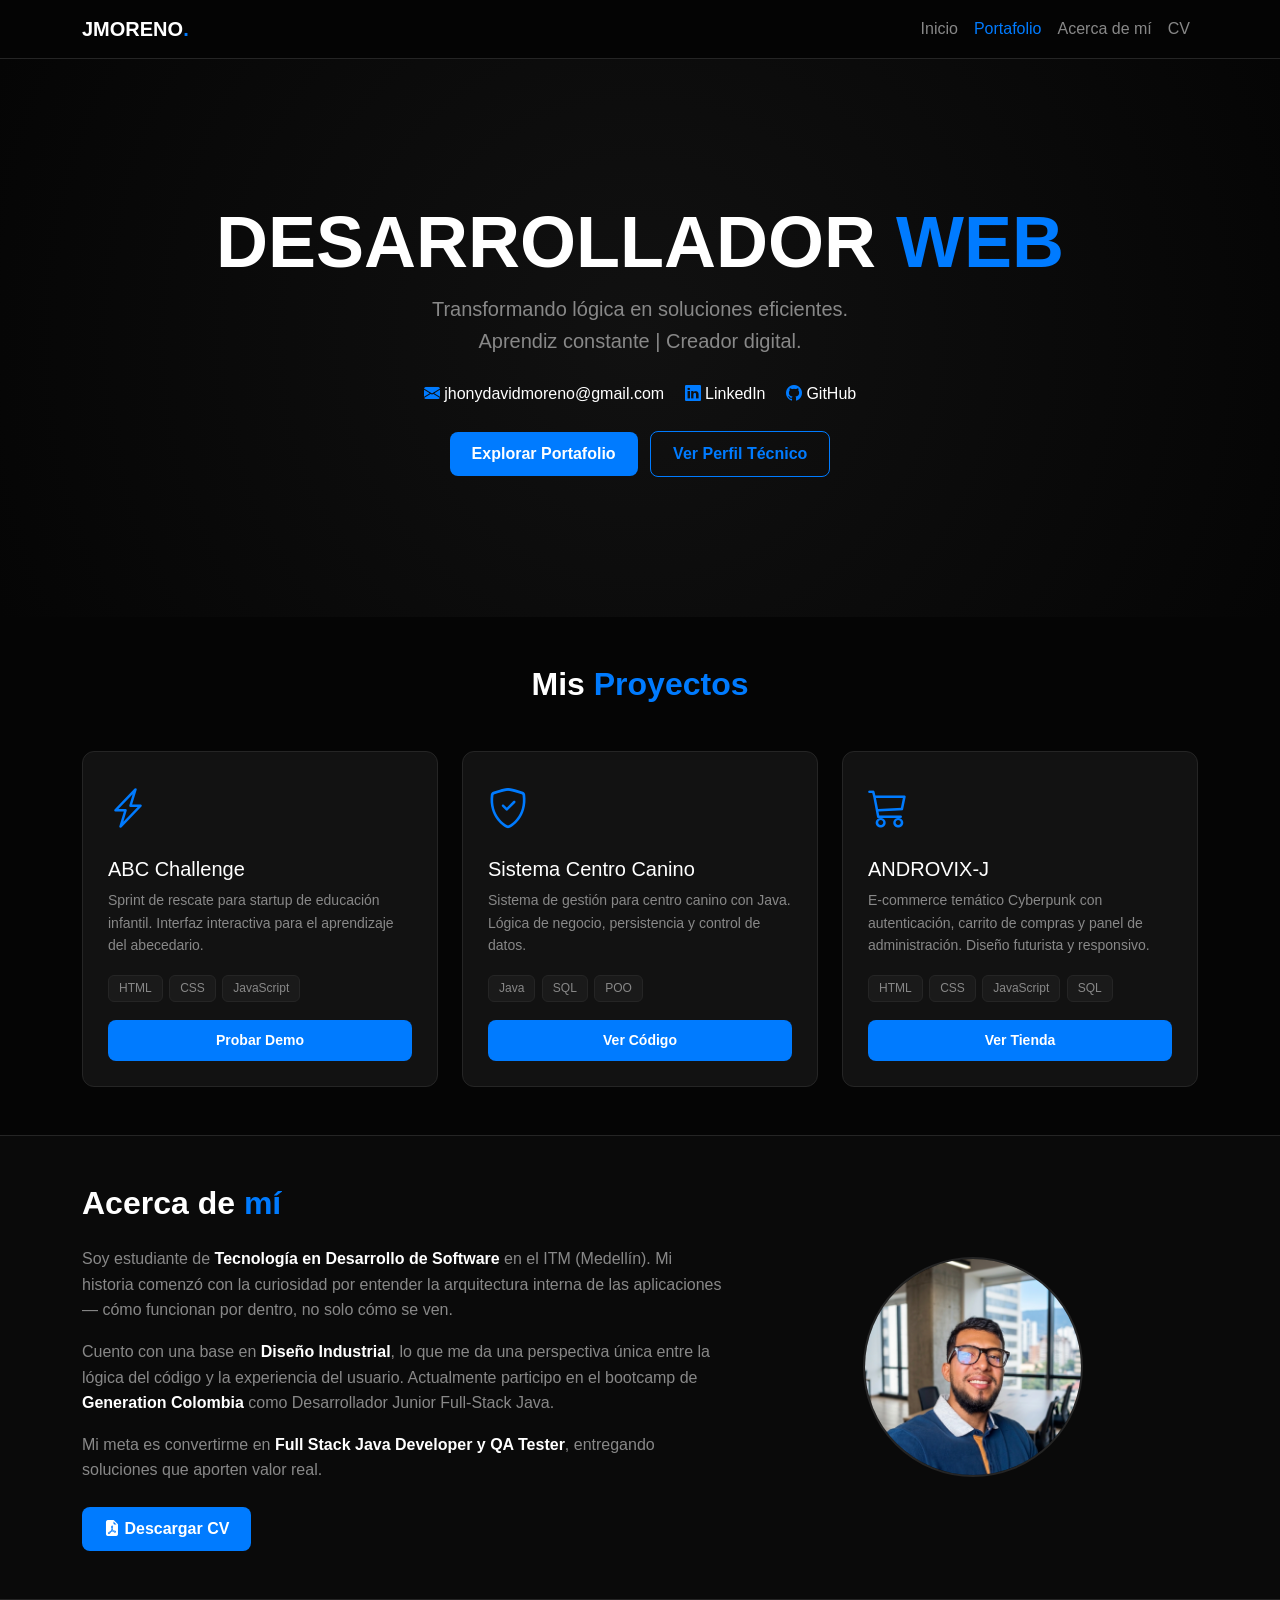
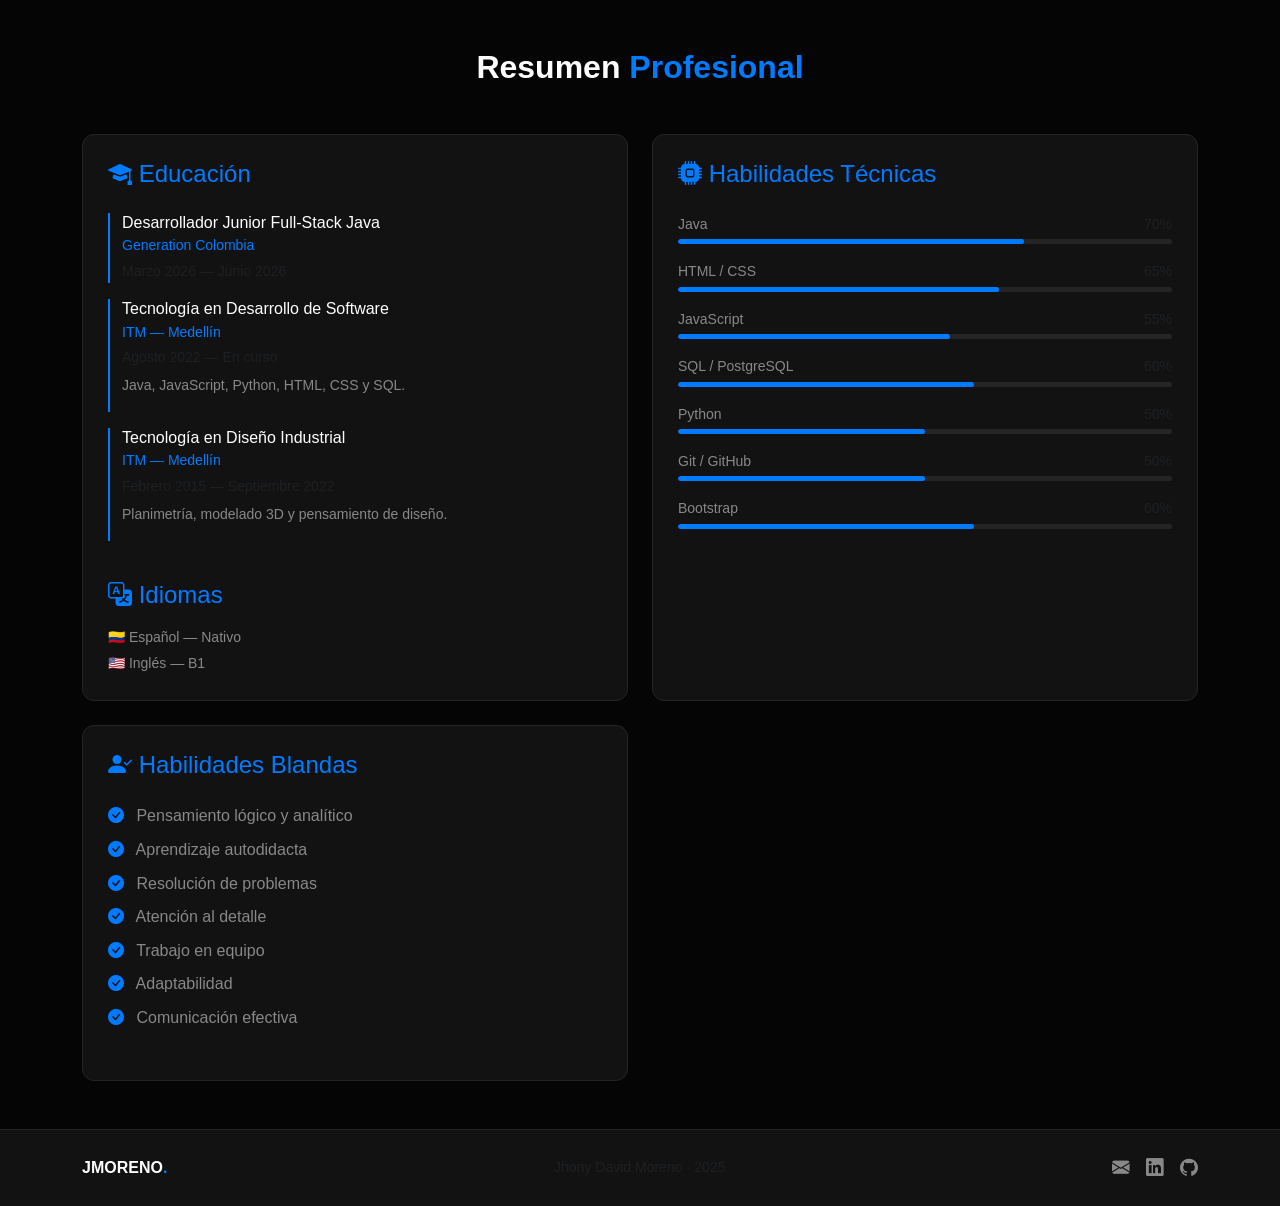
<file: index.html>
<!DOCTYPE html>
<html lang="es">
<head>
    <meta charset="UTF-8">
    <meta name="viewport" content="width=device-width, initial-scale=1.0">
    <title>Jhony Moreno | Portfolio</title>
 
    <!-- Bootstrap: grilla y componentes -->
    <link href="https://cdn.jsdelivr.net/npm/bootstrap@5.3.0/dist/css/bootstrap.min.css" rel="stylesheet">
    <!-- Íconos -->
    <link rel="stylesheet" href="https://cdn.jsdelivr.net/npm/bootstrap-icons@1.11.0/font/bootstrap-icons.css">
    <!-- Mi CSS -->
    <link rel="stylesheet" href="style.css">
</head>
<body>
 
    <!-----------------------
         NAVBAR
    ------------------------->
    <nav class="navbar navbar-expand-lg navbar-dark sticky-top">
        <div class="container">
 
            <a class="navbar-brand fw-bold" href="#">
                JMORENO<span class="text-blue">.</span>
            </a>
 
            <!-- Botón menú en móvil -->
            <button class="navbar-toggler" type="button"
                data-bs-toggle="collapse" data-bs-target="#navbarNav">
                <span class="navbar-toggler-icon"></span>
            </button>
 
            <div class="collapse navbar-collapse" id="navbarNav">
                <ul class="navbar-nav ms-auto">
                    <li class="nav-item"><a class="nav-link" href="#inicio">Inicio</a></li>
                    <li class="nav-item"><a class="nav-link" href="#portafolio">Portafolio</a></li>
                    <li class="nav-item"><a class="nav-link" href="#acerca">Acerca de mí</a></li>
                    <li class="nav-item"><a class="nav-link" href="#cv">CV</a></li>
                </ul>
            </div>
 
        </div>
    </nav>
 
 
    <!----------------------
         HERO
    ---------------------------->
    <section id="inicio" class="hero-section text-center">
        <div class="container">
 
            <h1 class="display-2 fw-bold">
                DESARROLLADOR <span class="text-blue">WEB</span>
            </h1>
 
            <p class="lead text-gray mx-auto mb-4" style="max-width: 600px;">
                Transformando lógica en soluciones eficientes.<br>
                Aprendiz constante | Creador digital.
            </p>
 
            <!-- Contacto -->
            <div class="mb-4">
                <a href="mailto:jhonydavidmoreno@gmail.com" class="text-white me-3 text-decoration-none">
                    <i class="bi bi-envelope-fill text-blue"></i> jhonydavidmoreno@gmail.com
                </a>
                <a href="https://www.linkedin.com/in/jony-david-moreno-29753b313/" target="_blank" class="text-white me-3 text-decoration-none">
                    <i class="bi bi-linkedin text-blue"></i> LinkedIn
                </a>
                <a href="https://github.com/JhonyDMoreno" target="_blank" class="text-white text-decoration-none">
                    <i class="bi bi-github text-blue"></i> GitHub
                </a>
            </div>
 
            <!-- Botones -->
            <div class="mt-2">
                <a href="#portafolio" class="btn btn-blue-filled me-2">Explorar Portafolio</a>
                <a href="#cv" class="btn btn-blue-outline">Ver Perfil Técnico</a>
            </div>
 
        </div>
    </section>
 
 
    <!---------------------------------
         PORTAFOLIO
      ----------------------------->
    <section id="portafolio" class="container py-5">
 
        <h2 class="text-center mb-5 fw-bold">
            Mis <span class="text-blue">Proyectos</span>
        </h2>
 
        <div class="row g-4">
 
            <!-- Proyecto 1: ABC Challenge -->
            <div class="col-md-6 col-lg-4">
                <div class="card-custom h-100">
                    <i class="bi bi-lightning-charge text-blue fs-1"></i>
                    <h3 class="h5 mt-3">ABC Challenge</h3>
                    <p class="text-gray small">
                        Sprint de rescate para startup de educación infantil.
                        Interfaz interactiva para el aprendizaje del abecedario.
                    </p>
                    <!-- Tags de tecnología -->
                    <div class="mb-3">
                        <span class="badge-custom">HTML</span>
                        <span class="badge-custom">CSS</span>
                        <span class="badge-custom">JavaScript</span>
                    </div>
                    <div class="mt-auto">
                        <a href="./Lab_ABC/index.html" target="_blank"
                           class="btn btn-blue-filled btn-sm w-100">Probar Demo</a>
                    </div>
                </div>
            </div>
 
            <!-- Proyecto 2: Sistema Centro Canino -->
            <div class="col-md-6 col-lg-4">
                <div class="card-custom h-100">
                    <i class="bi bi-shield-check text-blue fs-1"></i>
                    <h3 class="h5 mt-3">Sistema Centro Canino</h3>
                    <p class="text-gray small">
                        Sistema de gestión para centro canino con Java.
                        Lógica de negocio, persistencia y control de datos.
                    </p>
                    <div class="mb-3">
                        <span class="badge-custom">Java</span>
                        <span class="badge-custom">SQL</span>
                        <span class="badge-custom">POO</span>
                    </div>
                    <div class="mt-auto">
                        <a href="https://github.com/JhonyDMoreno/Sistema-para-el-registro-de-salud-estetica-y-recreacion-canina"
                           target="_blank" class="btn btn-blue-filled btn-sm w-100">Ver Código</a>
                    </div>
                </div>
            </div>
 
            <!-- Proyecto 3: ANDROVIX-J -->
            <div class="col-md-6 col-lg-4">
                <div class="card-custom h-100">
                    <i class="bi bi-cart3 text-blue fs-1"></i>
                    <h3 class="h5 mt-3">ANDROVIX-J</h3>
                    <p class="text-gray small">
                        E-commerce temático Cyberpunk con autenticación, carrito de compras
                        y panel de administración. Diseño futurista y responsivo.
                    </p>
                    <div class="mb-3">
                        <span class="badge-custom">HTML</span>
                        <span class="badge-custom">CSS</span>
                        <span class="badge-custom">JavaScript</span>
                        <span class="badge-custom">SQL</span>
                    </div>
                    <div class="mt-auto">
                        <a href="./ANDROVIX-J/index.html" target="_blank"
                           class="btn btn-blue-filled btn-sm w-100">Ver Tienda</a>
                    </div>
                </div>
            </div>
 
        </div>
    </section>
 
 
    <!--------------------
         ACERCA DE Mi
-------------------------->
    <section id="acerca" class="bg-dark-section py-5">
        <div class="container">
            <div class="row align-items-center g-4">
 
                <!-- Texto -->
                <div class="col-lg-7">
                    <h2 class="fw-bold mb-4">
                        Acerca de <span class="text-blue">mí</span>
                    </h2>
                    <p class="text-gray">
                        Soy estudiante de <strong class="text-white">Tecnología en Desarrollo de Software</strong>
                        en el ITM (Medellín). Mi historia comenzó con la curiosidad por entender
                        la arquitectura interna de las aplicaciones — cómo funcionan por dentro,
                        no solo cómo se ven.
                    </p>
                    <p class="text-gray">
                        Cuento con una base en <strong class="text-white">Diseño Industrial</strong>,
                        lo que me da una perspectiva única entre la lógica del código y la experiencia
                        del usuario. Actualmente participo en el bootcamp de
                        <strong class="text-white">Generation Colombia</strong> como Desarrollador
                        Junior Full-Stack Java.
                    </p>
                    <p class="text-gray">
                        Mi meta es convertirme en <strong class="text-white">Full Stack Java Developer
                        y QA Tester</strong>, entregando soluciones que aporten valor real.
                    </p>
                <div class="mt-4">
                    <a href="./CVJhony_Moreno.pdf" download="CV_Jhony_Moreno.pdf" class="btn btn-blue-filled">
                        <i class="bi bi-file-earmark-pdf-fill"></i> Descargar CV
                    </a>
                </div>
                </div>
 
                <!-- Foto -->
                <div class="col-lg-5 text-center">
                    <div class="foto-circulo mx-auto">
                        <img src="./Foto/foto.png" alt="Jhony Moreno">
                    </div>
                </div>
 
            </div>
        </div>
    </section>
 
 
    <!-- -----------------------
         CV / RESUMEN PROFESIONAL
    ------------------------------>
    <section id="cv" class="container py-5">
 
        <h2 class="text-center mb-5 fw-bold">
            Resumen <span class="text-blue">Profesional</span>
        </h2>
 
        <div class="row g-4">
 
            <!-- Educación -->
            <div class="col-md-6">
                <div class="card-custom h-100">
                    <h4 class="text-blue mb-4">
                        <i class="bi bi-mortarboard-fill"></i> Educación
                    </h4>
 
                    <div class="cv-item mb-3">
                        <h6 class="text-white mb-0">Desarrollador Junior Full-Stack Java</h6>
                        <small class="text-blue">Generation Colombia</small><br>
                        <small class="text-muted">Marzo 2026 — Junio 2026</small>
                    </div>
 
                    <div class="cv-item mb-3">
                        <h6 class="text-white mb-0">Tecnología en Desarrollo de Software</h6>
                        <small class="text-blue">ITM — Medellín</small><br>
                        <small class="text-muted">Agosto 2022 — En curso</small>
                        <p class="text-gray small mt-1">Java, JavaScript, Python, HTML, CSS y SQL.</p>
                    </div>
 
                    <div class="cv-item mb-3">
                        <h6 class="text-white mb-0">Tecnología en Diseño Industrial</h6>
                        <small class="text-blue">ITM — Medellín</small><br>
                        <small class="text-muted">Febrero 2015 — Septiembre 2022</small>
                        <p class="text-gray small mt-1">Planimetría, modelado 3D y pensamiento de diseño.</p>
                    </div>
 
                    <!-- Idiomas -->
                    <h4 class="text-blue mt-4 mb-3">
                        <i class="bi bi-translate"></i> Idiomas
                    </h4>
                    <p class="text-gray small mb-1">🇨🇴 Español — Nativo</p>
                    <p class="text-gray small mb-0">🇺🇸 Inglés — B1</p>
                </div>
            </div>
 
            <!-- Habilidades Técnicas -->
            <div class="col-md-6">
                <div class="card-custom h-100">
                    <h4 class="text-blue mb-4">
                        <i class="bi bi-cpu-fill"></i> Habilidades Técnicas
                    </h4>
 
                    <!-- Barra: nombre + barra de progreso -->
                    <div class="mb-3">
                        <div class="d-flex justify-content-between mb-1">
                            <small class="text-gray">Java</small>
                            <small class="text-muted">70%</small>
                        </div>
                        <div class="barra-fondo">
                            <div class="barra-relleno" style="width: 70%"></div>
                        </div>
                    </div>
 
                    <div class="mb-3">
                        <div class="d-flex justify-content-between mb-1">
                            <small class="text-gray">HTML / CSS</small>
                            <small class="text-muted">65%</small>
                        </div>
                        <div class="barra-fondo">
                            <div class="barra-relleno" style="width: 65%"></div>
                        </div>
                    </div>
 
                    <div class="mb-3">
                        <div class="d-flex justify-content-between mb-1">
                            <small class="text-gray">JavaScript</small>
                            <small class="text-muted">55%</small>
                        </div>
                        <div class="barra-fondo">
                            <div class="barra-relleno" style="width: 55%"></div>
                        </div>
                    </div>
 
                    <div class="mb-3">
                        <div class="d-flex justify-content-between mb-1">
                            <small class="text-gray">SQL / PostgreSQL</small>
                            <small class="text-muted">60%</small>
                        </div>
                        <div class="barra-fondo">
                            <div class="barra-relleno" style="width: 60%"></div>
                        </div>
                    </div>
 
                    <div class="mb-3">
                        <div class="d-flex justify-content-between mb-1">
                            <small class="text-gray">Python</small>
                            <small class="text-muted">50%</small>
                        </div>
                        <div class="barra-fondo">
                            <div class="barra-relleno" style="width: 50%"></div>
                        </div>
                    </div>
 
                    <div class="mb-3">
                        <div class="d-flex justify-content-between mb-1">
                            <small class="text-gray">Git / GitHub</small>
                            <small class="text-muted">50%</small>
                        </div>
                        <div class="barra-fondo">
                            <div class="barra-relleno" style="width: 50%"></div>
                        </div>
                    </div>
 
                    <div class="mb-0">
                        <div class="d-flex justify-content-between mb-1">
                            <small class="text-gray">Bootstrap</small>
                            <small class="text-muted">60%</small>
                        </div>
                        <div class="barra-fondo">
                            <div class="barra-relleno" style="width: 60%"></div>
                        </div>
                    </div>
 
                </div>
            </div>
 
            <!-- Habilidades Blandas -->
            <div class="col-md-6">
                <div class="card-custom h-100">
                    <h4 class="text-blue mb-4">
                        <i class="bi bi-person-check-fill"></i> Habilidades Blandas
                    </h4>
 
                    <ul class="list-unstyled">
                        <li class="text-gray mb-2">
                            <i class="bi bi-check-circle-fill text-blue me-2"></i>
                            Pensamiento lógico y analítico
                        </li>
                        <li class="text-gray mb-2">
                            <i class="bi bi-check-circle-fill text-blue me-2"></i>
                            Aprendizaje autodidacta
                        </li>
                        <li class="text-gray mb-2">
                            <i class="bi bi-check-circle-fill text-blue me-2"></i>
                            Resolución de problemas
                        </li>
                        <li class="text-gray mb-2">
                            <i class="bi bi-check-circle-fill text-blue me-2"></i>
                            Atención al detalle
                        </li>
                        <li class="text-gray mb-2">
                            <i class="bi bi-check-circle-fill text-blue me-2"></i>
                            Trabajo en equipo
                        </li>
                        <li class="text-gray mb-2">
                            <i class="bi bi-check-circle-fill text-blue me-2"></i>
                            Adaptabilidad
                        </li>
                        <li class="text-gray mb-2">
                            <i class="bi bi-check-circle-fill text-blue me-2"></i>
                            Comunicación efectiva
                        </li>
                    </ul>
                </div>
            </div>
 
        </div>
    </section>
 
 
    
    <footer class="footer-section py-4">
        <div class="container">
            <div class="d-flex flex-wrap align-items-center justify-content-between gap-3">
 
                <p class="fw-bold mb-0">JMORENO<span class="text-blue">.</span></p>
 
                <p class="text-muted small mb-0">
                    Jhony David Moreno · 2025
                </p>
 
                <div class="d-flex gap-3">
                    <a href="mailto:jhonydavidmoreno@gmail.com" class="footer-icono">
                        <i class="bi bi-envelope-fill"></i>
                    </a>
                    <a href="https://www.linkedin.com/in/jony-david-moreno-29753b313/" target="_blank" class="footer-icono">
                        <i class="bi bi-linkedin"></i>
                    </a>
                    <a href="https://github.com/JhonyDMoreno" target="_blank" class="footer-icono">
                        <i class="bi bi-github"></i>
                    </a>
                </div>
 
            </div>
        </div>
    </footer>
 
 
    <!-- Bootstrap JS -->
    <script src="https://cdn.jsdelivr.net/npm/bootstrap@5.3.0/dist/js/bootstrap.bundle.min.js"></script>
    <!-- Mi JavaScript -->
    <script src="main.js"></script>
 
</body>
</html>
</file>
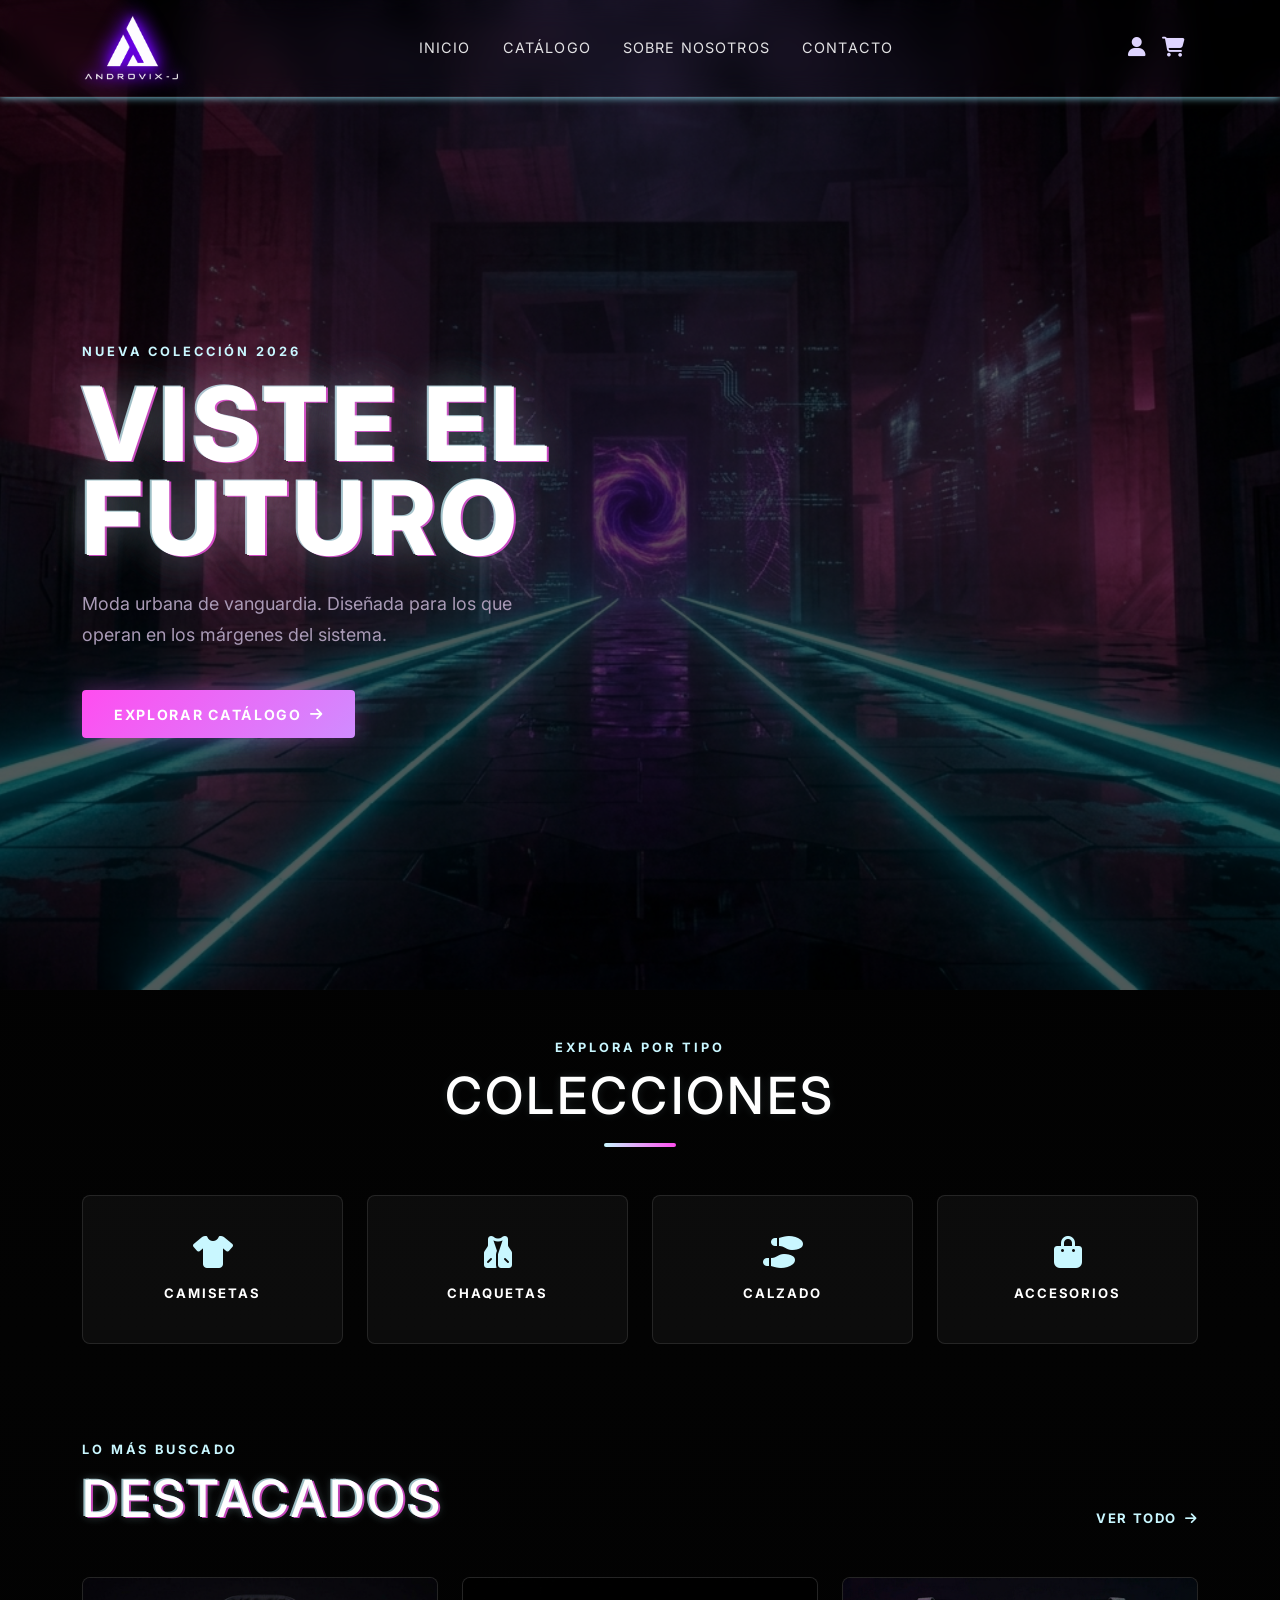
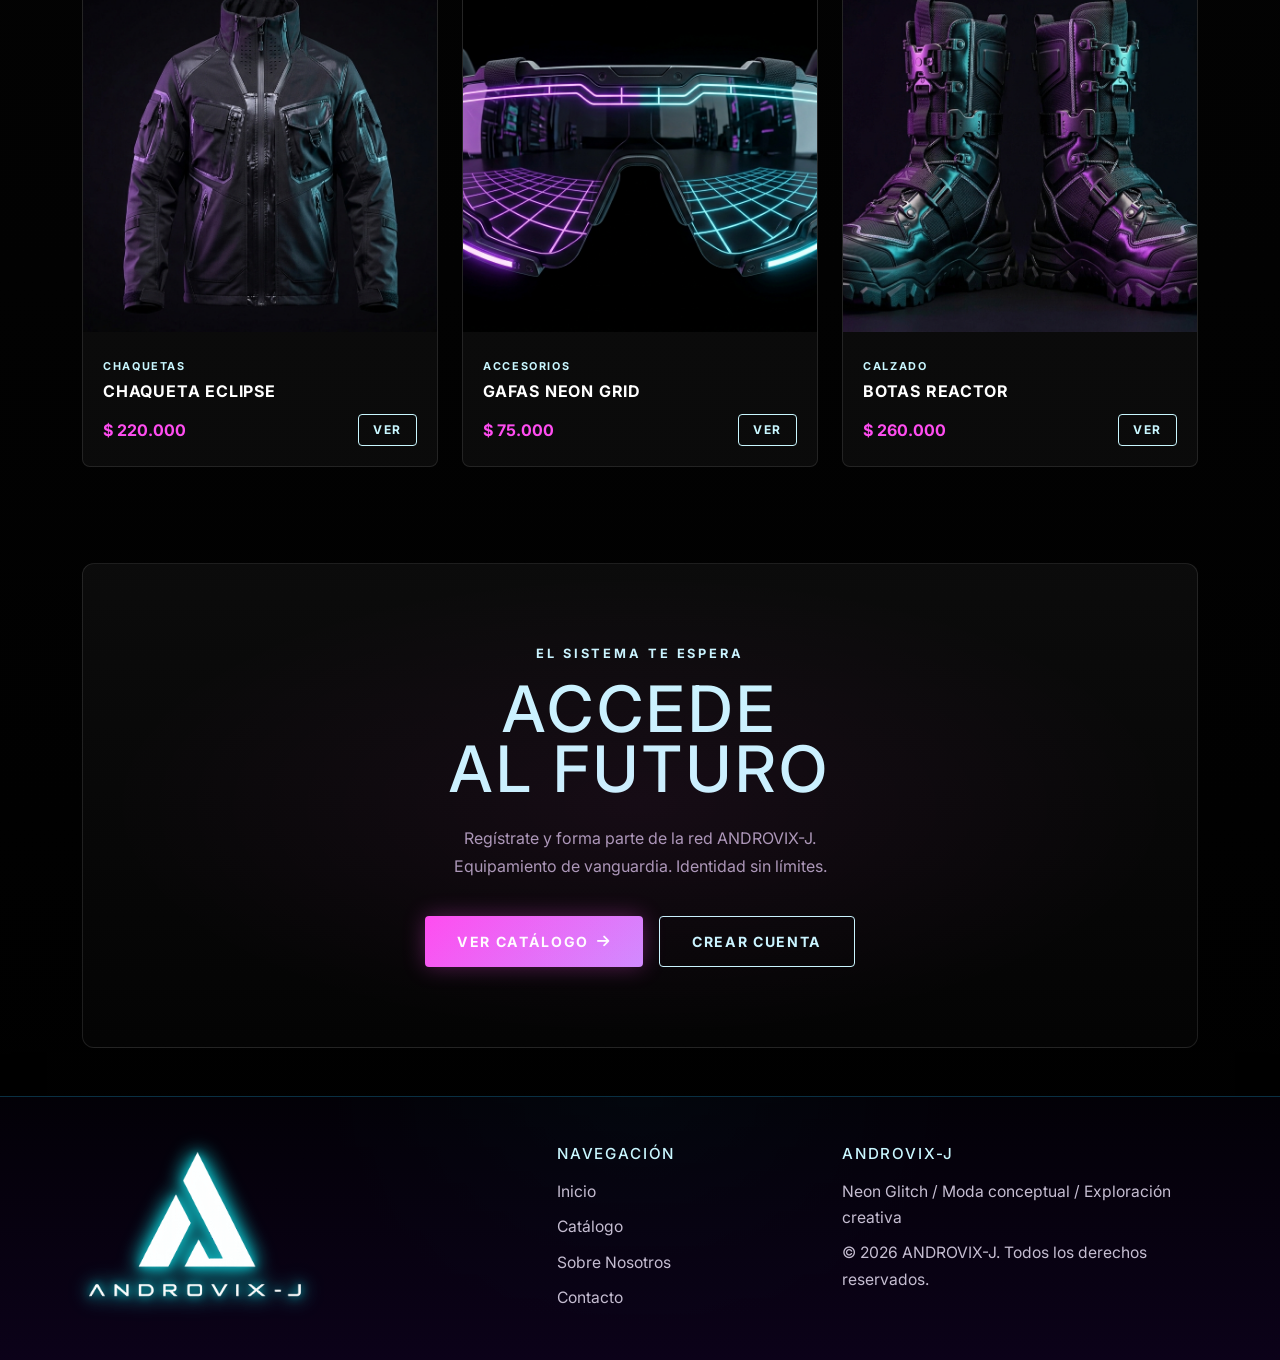
<file: ANDROVIX-J/index.html>
<!DOCTYPE html>
<html lang="es">

<head>
    <meta charset="UTF-8">
    <meta name="viewport" content="width=device-width, initial-scale=1.0">
    <meta name="description" content="ANDROVIX-J — Moda urbana futurista con estética cyberpunk. Viste el futuro.">
    <title>ANDROVIX-J</title>

    <link href="https://cdn.jsdelivr.net/npm/bootstrap@5.3.3/dist/css/bootstrap.min.css" rel="stylesheet">
    <link rel="stylesheet" href="https://cdnjs.cloudflare.com/ajax/libs/font-awesome/6.5.0/css/all.min.css">
    <link rel="preconnect" href="https://fonts.googleapis.com">
    <link rel="preconnect" href="https://fonts.gstatic.com" crossorigin>
    <link href="https://fonts.googleapis.com/css2?family=Inter:wght@300;400;500;600;700;800&display=swap" rel="stylesheet">

    <link rel="stylesheet" href="assets/css/global.css">
    <link rel="stylesheet" href="assets/css/navbar.css">
    <link rel="stylesheet" href="assets/css/footer.css">
    <link rel="stylesheet" href="assets/css/index.css">
    <link rel="shortcut icon" href="assets/iconos/logo.png" type="image/x-icon">
</head>

<body>

    <!-- ========================================================= -->
    <!-- INICIO: Navbar (inline — rutas desde raíz)               -->
    <!-- ========================================================= -->
    <nav class="navbar navbar-expand-lg barra-navegacion fixed-top" aria-label="Navegación principal del sitio">
        <div class="container">
            <a class="navbar-brand" href="#inicio">
                <img src="assets/iconos/logoAndrovix.png" class="logo-full" alt="Androvix-J">
            </a>

            <button class="navbar-toggler boton-menu" type="button" data-bs-toggle="collapse"
                data-bs-target="#menuPrincipal" aria-controls="menuPrincipal" aria-expanded="false"
                aria-label="Abrir menú de navegación">
                <span class="navbar-toggler-icon d-none"></span>
                <i class="fa-solid fa-bars fs-2"></i>
            </button>

            <div class="collapse navbar-collapse" id="menuPrincipal">
                <ul class="navbar-nav mx-auto mb-3 mb-lg-0 text-center">
                    <li class="nav-item"><a class="nav-link enlace-navegacion" href="#inicio">Inicio</a></li>
                    <li class="nav-item"><a class="nav-link enlace-navegacion" href="paginas/catalogo.html">Catálogo</a></li>
                    <li class="nav-item"><a class="nav-link enlace-navegacion" href="paginas/acerca.html">Sobre Nosotros</a></li>
                    <li class="nav-item"><a class="nav-link enlace-navegacion" href="paginas/contacto.html">Contacto</a></li>
                </ul>

                <div class="d-flex justify-content-center align-items-center gap-3 iconos-navegacion">
                    <a href="paginas/login.html" class="icono-accion" id="icono-usuario" aria-label="Iniciar sesión">
                        <i class="fa-solid fa-user fs-5"></i>
                    </a>
                    <a href="paginas/catalogo.html#carrito" class="icono-accion" aria-label="Ver carrito">
                        <i class="fa-solid fa-cart-shopping fs-5"></i>
                        <span class="badge-carrito" id="cartCounterNavBar" hidden></span>
                    </a>
                </div>
            </div>
        </div>
    </nav>
    <!-- ========================================================= -->
    <!-- FIN: Navbar                                               -->
    <!-- ========================================================= -->


    <!-- ========================================================= -->
    <!-- INICIO: Hero                                              -->
    <!-- ========================================================= -->
    <header class="hero" id="inicio">
        <div class="hero__fondo" aria-hidden="true"></div>
        <div class="hero__contenido container">
            <div class="row align-items-center min-vh-100">
                <div class="col-12 col-lg-7">
                    <p class="etiqueta-hero mb-3">Nueva colección 2026</p>
                    <h1 class="hero__titulo efecto-glitch" data-text="VISTE EL FUTURO">
                        VISTE EL FUTURO
                    </h1>
                    <p class="hero__descripcion">
                        Moda urbana de vanguardia. Diseñada para los que operan
                        en los márgenes del sistema.
                    </p>
                    <a href="paginas/catalogo.html" class="hero__cta">
                        Explorar catálogo <i class="fa-solid fa-arrow-right ms-2"></i>
                    </a>
                </div>
            </div>
        </div>
    </header>
    <!-- ========================================================= -->
    <!-- FIN: Hero                                                 -->
    <!-- ========================================================= -->


    <main>

        <!-- ===================================================== -->
        <!-- INICIO: Colecciones                                   -->
        <!-- ===================================================== -->
        <section class="seccion-categorias py-5 py-lg-6" id="colecciones" aria-labelledby="titulo-categorias">
            <div class="container">
                <div class="text-center mb-5">
                    <p class="subtitulo-seccion mb-2">Explora por tipo</p>
                    <h2 class="titulo-seccion" id="titulo-categorias">COLECCIONES</h2>
                    <span class="linea-destacada mx-auto d-block" aria-hidden="true"></span>
                </div>

                <div class="row g-4">
                    <div class="col-6 col-lg-3">
                        <a href="paginas/catalogo.html?categoria=Camisetas" class="tarjeta-categoria" aria-label="Ver camisetas">
                            <i class="fa-solid fa-shirt tarjeta-categoria__icono" aria-hidden="true"></i>
                            <span class="tarjeta-categoria__nombre">Camisetas</span>
                        </a>
                    </div>
                    <div class="col-6 col-lg-3">
                        <a href="paginas/catalogo.html?categoria=Chaquetas" class="tarjeta-categoria" aria-label="Ver chaquetas">
                            <i class="fa-solid fa-vest tarjeta-categoria__icono" aria-hidden="true"></i>
                            <span class="tarjeta-categoria__nombre">Chaquetas</span>
                        </a>
                    </div>
                    <div class="col-6 col-lg-3">
                        <a href="paginas/catalogo.html?categoria=Calzado" class="tarjeta-categoria" aria-label="Ver calzado">
                            <i class="fa-solid fa-shoe-prints tarjeta-categoria__icono" aria-hidden="true"></i>
                            <span class="tarjeta-categoria__nombre">Calzado</span>
                        </a>
                    </div>
                    <div class="col-6 col-lg-3">
                        <a href="paginas/catalogo.html?categoria=Accesorios" class="tarjeta-categoria" aria-label="Ver accesorios">
                            <i class="fa-solid fa-bag-shopping tarjeta-categoria__icono" aria-hidden="true"></i>
                            <span class="tarjeta-categoria__nombre">Accesorios</span>
                        </a>
                    </div>
                </div>
            </div>
        </section>
        <!-- ===================================================== -->
        <!-- FIN: Colecciones                                      -->
        <!-- ===================================================== -->


        <!-- ===================================================== -->
        <!-- INICIO: Productos destacados                          -->
        <!-- ===================================================== -->
        <section class="seccion-destacados py-5 py-lg-6" id="destacados" aria-labelledby="titulo-destacados">
            <div class="container">
                <div class="row justify-content-between align-items-end mb-5">
                    <div class="col-auto">
                        <p class="subtitulo-seccion mb-2">Lo más buscado</p>
                        <h2 class="titulo-seccion efecto-glitch" data-text="DESTACADOS" id="titulo-destacados">
                            DESTACADOS
                        </h2>
                    </div>
                    <div class="col-auto">
                        <a href="paginas/catalogo.html" class="enlace-ver-todo">
                            Ver todo <i class="fa-solid fa-arrow-right ms-1" aria-hidden="true"></i>
                        </a>
                    </div>
                </div>

                <div class="row g-4">
                    <div class="col-12 col-md-4">
                        <article class="tarjeta-destacado">
                            <div class="tarjeta-destacado__imagen-wrap">
                                <img src="assets/img/productos/chaqueta-eclipse.png"
                                    alt="Chaqueta Eclipse — chaqueta urbana con acabado oscuro"
                                    class="tarjeta-destacado__imagen">
                            </div>
                            <div class="tarjeta-destacado__info">
                                <span class="tarjeta-destacado__categoria">Chaquetas</span>
                                <h3 class="tarjeta-destacado__nombre">Chaqueta Eclipse</h3>
                                <div class="tarjeta-destacado__pie">
                                    <span class="tarjeta-destacado__precio">$ 220.000</span>
                                    <a href="paginas/catalogo.html" class="boton-ver">Ver</a>
                                </div>
                            </div>
                        </article>
                    </div>

                    <div class="col-12 col-md-4">
                        <article class="tarjeta-destacado">
                            <div class="tarjeta-destacado__imagen-wrap">
                                <img src="assets/img/productos/gafas-neon-grid.png"
                                    alt="Gafas Neon Grid — accesorio con estética nocturna"
                                    class="tarjeta-destacado__imagen">
                            </div>
                            <div class="tarjeta-destacado__info">
                                <span class="tarjeta-destacado__categoria">Accesorios</span>
                                <h3 class="tarjeta-destacado__nombre">Gafas Neon Grid</h3>
                                <div class="tarjeta-destacado__pie">
                                    <span class="tarjeta-destacado__precio">$ 75.000</span>
                                    <a href="paginas/catalogo.html" class="boton-ver">Ver</a>
                                </div>
                            </div>
                        </article>
                    </div>

                    <div class="col-12 col-md-4">
                        <article class="tarjeta-destacado">
                            <div class="tarjeta-destacado__imagen-wrap">
                                <img src="assets/img/productos/botas-reactor.png"
                                    alt="Botas Reactor — calzado robusto techwear"
                                    class="tarjeta-destacado__imagen">
                            </div>
                            <div class="tarjeta-destacado__info">
                                <span class="tarjeta-destacado__categoria">Calzado</span>
                                <h3 class="tarjeta-destacado__nombre">Botas Reactor</h3>
                                <div class="tarjeta-destacado__pie">
                                    <span class="tarjeta-destacado__precio">$ 260.000</span>
                                    <a href="paginas/catalogo.html" class="boton-ver">Ver</a>
                                </div>
                            </div>
                        </article>
                    </div>
                </div>
            </div>
        </section>
        <!-- ===================================================== -->
        <!-- FIN: Productos destacados                             -->
        <!-- ===================================================== -->


        <!-- ===================================================== -->
        <!-- INICIO: CTA final                                     -->
        <!-- ===================================================== -->
        <section class="seccion-cta py-5 py-lg-6" aria-label="Llamada a la acción">
            <div class="container">
                <div class="cta-panel text-center">
                    <p class="etiqueta-hero mb-3">El sistema te espera</p>
                    <h2 class="cta-panel__titulo titulo-seccion-grande">
                        ACCEDE<br>AL FUTURO
                    </h2>
                    <p class="cta-panel__texto">
                        Regístrate y forma parte de la red ANDROVIX-J.<br>
                        Equipamiento de vanguardia. Identidad sin límites.
                    </p>
                    <div class="d-flex flex-wrap gap-3 justify-content-center">
                        <a href="paginas/catalogo.html" class="hero__cta">
                            Ver catálogo <i class="fa-solid fa-arrow-right ms-2" aria-hidden="true"></i>
                        </a>
                        <a href="paginas/registro.html" class="hero__cta hero__cta--secundario">
                            Crear cuenta
                        </a>
                    </div>
                </div>
            </div>
        </section>
        <!-- ===================================================== -->
        <!-- FIN: CTA final                                        -->
        <!-- ===================================================== -->

    </main>


    <!-- ========================================================= -->
    <!-- INICIO: Footer (inline — rutas desde raíz)               -->
    <!-- ========================================================= -->
    <footer class="pie-pagina py-4 py-lg-5" aria-label="Pie de página">
        <div class="container">
            <div class="row g-4 align-items-start">
                <div class="col-lg-5">
                    <img src="assets/iconos/logoAndrovix.png" class="logo-full-footer" alt="Logo ANDROVIX-J">
                </div>
                <div class="col-sm-6 col-lg-3">
                    <h3 class="encabezado-footer">Navegación</h3>
                    <ul class="lista-footer list-unstyled mb-0">
                        <li><a href="#inicio">Inicio</a></li>
                        <li><a href="paginas/catalogo.html">Catálogo</a></li>
                        <li><a href="paginas/acerca.html">Sobre Nosotros</a></li>
                        <li><a href="paginas/contacto.html">Contacto</a></li>
                    </ul>
                </div>
                <div class="col-sm-6 col-lg-4">
                    <h3 class="encabezado-footer">ANDROVIX-J</h3>
                    <p class="texto-footer mb-2">Neon Glitch / Moda conceptual / Exploración creativa</p>
                    <p class="creditos-footer mb-0">© 2026 ANDROVIX-J. Todos los derechos reservados.</p>
                </div>
            </div>
        </div>
    </footer>
    <!-- ========================================================= -->
    <!-- FIN: Footer                                               -->
    <!-- ========================================================= -->


    <script src="https://cdn.jsdelivr.net/npm/bootstrap@5.3.3/dist/js/bootstrap.bundle.min.js"></script>
    <script>
        (function () {
            // Icono de usuario / cerrar sesión
            const sesion = sessionStorage.getItem("androvix_sesion");
            const icono = document.getElementById("icono-usuario");
            if (icono && sesion) {
                icono.setAttribute("aria-label", "Cerrar sesión");
                icono.querySelector("i").className = "fa-solid fa-right-from-bracket fs-5";
                icono.addEventListener("click", function (e) {
                    e.preventDefault();
                    sessionStorage.removeItem("androvix_sesion");
                    window.location.reload();
                });
            }

            // Badge del carrito
            const badge = document.getElementById("cartCounterNavBar");
            if (badge) {
                try {
                    const carrito = JSON.parse(localStorage.getItem("androvix_carrito") || "[]");
                    const total = carrito.reduce((sum, item) => sum + item.cantidad, 0);
                    badge.textContent = total;
                    badge.hidden = total === 0;
                } catch {
                    badge.hidden = true;
                }
            }
        })();
    </script>

</body>

</html>
</file>
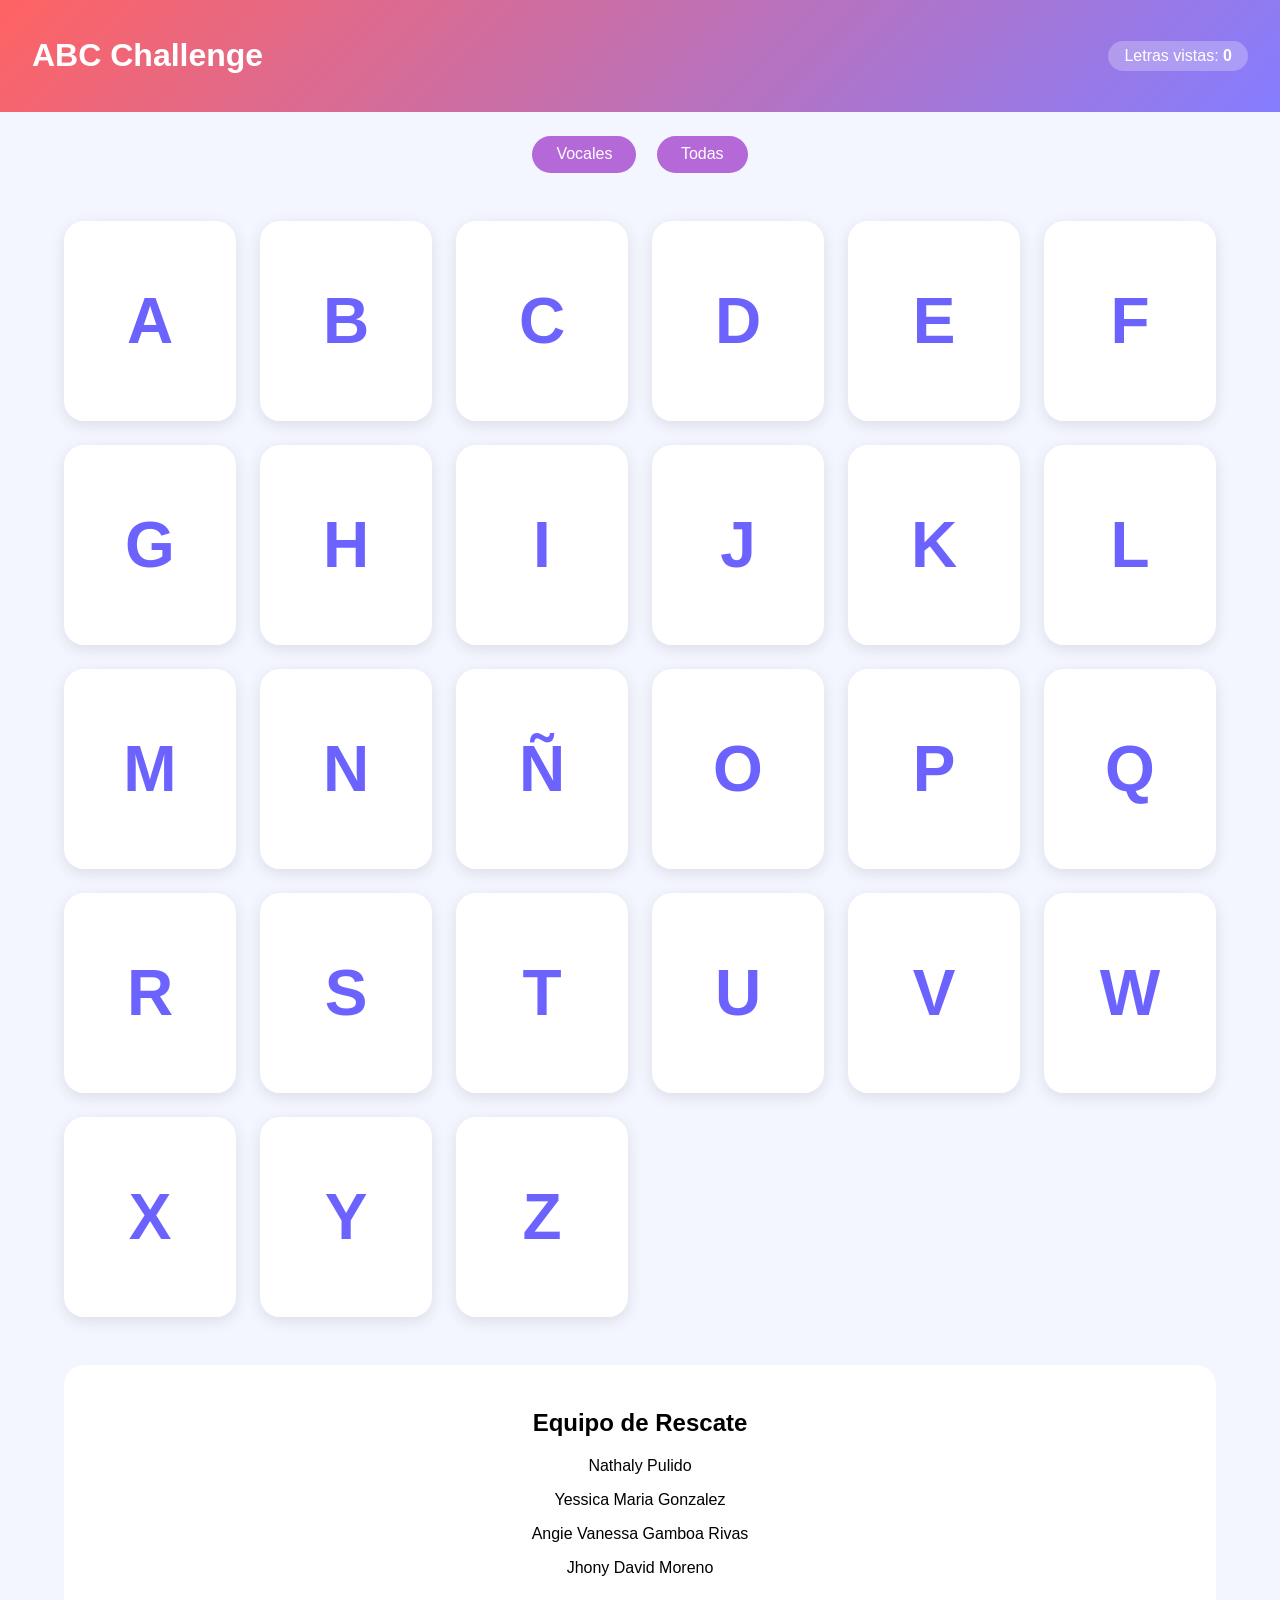
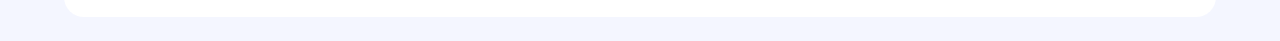
<file: Lab_ABC/index.html>
<!DOCTYPE html>
<html lang="es">
<head>
  <meta charset="UTF-8" />
  <meta name="viewport" content="width=device-width, initial-scale=1.0" />
  <title>ABC Challenge</title>
  <link rel="stylesheet" href="./css/styles.css">
</head>

<body>

  <header class="header">
    <h1>ABC Challenge</h1>
    <span class="badge">Letras vistas: <strong id="contador">0</strong></span>
  </header>

  <div class="filters">
    <button onclick="filtrar('vocales')">Vocales</button>
    <button onclick="filtrar('todas')">Todas</button>
  </div>

  <main class="container">
    <section class="cards">

      <div class="card" data-tipo="vocal" onclick="voltear(this)">
        <div class="card-frente"><h1>A</h1></div>
        <div class="card-dorso">
          <img src="./images/a-aguacate.jpg" alt="Aguacate">
          <h3>Aguacate</h3>
        </div>
      </div>

      <div class="card" data-tipo="consonante" onclick="voltear(this)">
        <div class="card-frente"><h1>B</h1></div>
        <div class="card-dorso">
          <img src="./images/b-banano.jpg" alt="Banano">
          <h3>Banano</h3>
        </div>
      </div>

      <div class="card" data-tipo="consonante" onclick="voltear(this)">
        <div class="card-frente"><h1>C</h1></div>
        <div class="card-dorso">
          <img src="./images/c-carro.jpg" alt="Carro">
          <h3>Carro</h3>
        </div>
      </div>

      <div class="card" data-tipo="consonante" onclick="voltear(this)">
        <div class="card-frente"><h1>D</h1></div>
        <div class="card-dorso">
          <img src="./images/d-dado.jpg" alt="Dado">
          <h3>Dado</h3>
        </div>
      </div>

      <div class="card" data-tipo="vocal" onclick="voltear(this)">
        <div class="card-frente"><h1>E</h1></div>
        <div class="card-dorso">
          <img src="./images/e-elefante.jpg" alt="Elefante">
          <h3>Elefante</h3>
        </div>
      </div>

      <div class="card" data-tipo="consonante" onclick="voltear(this)">
        <div class="card-frente"><h1>F</h1></div>
        <div class="card-dorso">
          <img src="./images/f-foca.jpg" alt="Foca">
          <h3>Foca</h3>
        </div>
      </div>

      <div class="card" data-tipo="consonante" onclick="voltear(this)">
        <div class="card-frente"><h1>G</h1></div>
        <div class="card-dorso">
          <img src="./images/g-gato.jpg" alt="Gato">
          <h3>Gato</h3>
        </div>
      </div>

      <div class="card" data-tipo="consonante" onclick="voltear(this)">
        <div class="card-frente"><h1>H</h1></div>
        <div class="card-dorso">
          <img src="./images/h-huevo.jpg" alt="Huevo">
          <h3>Huevo</h3>
        </div>
      </div>

      <div class="card" data-tipo="vocal" onclick="voltear(this)">
        <div class="card-frente"><h1>I</h1></div>
        <div class="card-dorso">
          <img src="./images/i-iglesia.png" alt="Iglesia">
          <h3>Iglesia</h3>
        </div>
      </div>

      <div class="card" data-tipo="consonante" onclick="voltear(this)">
        <div class="card-frente"><h1>J</h1></div>
        <div class="card-dorso">
          <img src="./images/j-jarra.jpg" alt="Jarra">
          <h3>Jarra</h3>
        </div>
      </div>

      <div class="card" data-tipo="consonante" onclick="voltear(this)">
        <div class="card-frente"><h1>K</h1></div>
        <div class="card-dorso">
          <img src="./images/k-karate.jpg" alt="Karate">
          <h3>Karate</h3>
        </div>
      </div>

      <div class="card" data-tipo="consonante" onclick="voltear(this)">
        <div class="card-frente"><h1>L</h1></div>
        <div class="card-dorso">
          <img src="./images/l-lampara.webp" alt="Lampara">
          <h3>Lampara</h3>
        </div>
      </div>

      <div class="card" data-tipo="consonante" onclick="voltear(this)">
        <div class="card-frente"><h1>M</h1></div>
        <div class="card-dorso">
          <img src="./images/m-mesa.jpg" alt="Mesa">
          <h3>Mesa</h3>
        </div>
      </div>

      <div class="card" data-tipo="consonante" onclick="voltear(this)">
        <div class="card-frente"><h1>N</h1></div>
        <div class="card-dorso">
          <img src="./images/n-niña.jpg" alt="Niña">
          <h3>Niña</h3>
        </div>
      </div>

      <div class="card" data-tipo="consonante" onclick="voltear(this)">
        <div class="card-frente"><h1>Ñ</h1></div>
        <div class="card-dorso">
          <img src="./images/ñ-ñame.webp" alt="Ñame">
          <h3>Ñame</h3>
        </div>
      </div>

      <div class="card" data-tipo="vocal" onclick="voltear(this)">
        <div class="card-frente"><h1>O</h1></div>
        <div class="card-dorso">
          <img src="./images/O-Oso.avif" alt="Oso">
          <h3>Oso</h3>
        </div>
      </div>

      <div class="card" data-tipo="consonante" onclick="voltear(this)">
        <div class="card-frente"><h1>P</h1></div>
        <div class="card-dorso">
          <img src="./images/Perro.jpg" alt="Perro">
          <h3>Perro</h3>
        </div>
      </div>

      <div class="card" data-tipo="consonante" onclick="voltear(this)">
        <div class="card-frente"><h1>Q</h1></div>
        <div class="card-dorso">
          <img src="./images/Q-quesoo.jpg" alt="Queso">
          <h3>Queso</h3>
        </div>
      </div>

      <div class="card" data-tipo="consonante" onclick="voltear(this)">
        <div class="card-frente"><h1>R</h1></div>
        <div class="card-dorso">
          <img src="./images/r-raton.jpg" alt="Raton">
          <h3>Raton</h3>
        </div>
      </div>

      <div class="card" data-tipo="consonante" onclick="voltear(this)">
        <div class="card-frente"><h1>S</h1></div>
        <div class="card-dorso">
          <img src="./images/s-silla.jpeg" alt="Silla">
          <h3>Silla</h3>
        </div>
      </div>

      <div class="card" data-tipo="consonante" onclick="voltear(this)">
        <div class="card-frente"><h1>T</h1></div>
        <div class="card-dorso">
          <img src="./images/t-tigre.avif" alt="Tigre">
          <h3>Tigre</h3>
        </div>
      </div>

      <div class="card" data-tipo="vocal" onclick="voltear(this)">
        <div class="card-frente"><h1>U</h1></div>
        <div class="card-dorso">
          <img src="./images/u-uva.jpg" alt="Uva">
          <h3>Uva</h3>
        </div>
      </div>

      <div class="card" data-tipo="consonante" onclick="voltear(this)">
        <div class="card-frente"><h1>V</h1></div>
        <div class="card-dorso">
          <img src="./images/v-vaca.jpg" alt="Vaca">
          <h3>Vaca</h3>
        </div>
      </div>

      <div class="card" data-tipo="consonante" onclick="voltear(this)">
        <div class="card-frente"><h1>W</h1></div>
        <div class="card-dorso">
          <img src="./images/w-WAFFLE.jpg" alt="Waffle">
          <h3>Waffle</h3>
        </div>
      </div>

      <div class="card" data-tipo="consonante" onclick="voltear(this)">
        <div class="card-frente"><h1>X</h1></div>
        <div class="card-dorso">
          <img src="./images/x-xilofono.jpg" alt="Xilofono">
          <h3>Xilofono</h3>
        </div>
      </div>

      <div class="card" data-tipo="consonante" onclick="voltear(this)">
        <div class="card-frente"><h1>Y</h1></div>
        <div class="card-dorso">
          <img src="./images/y-yoyo.jpg" alt="Yoyo">
          <h3>Yoyo</h3>
        </div>
      </div>

      <div class="card" data-tipo="consonante" onclick="voltear(this)">
        <div class="card-frente"><h1>Z</h1></div>
        <div class="card-dorso">
          <img src="./images/z-zorro.jpg" alt="Zorro">
          <h3>Zorro</h3>
        </div>
      </div>

    </section>

    <footer class="team">
      <h2>Equipo de Rescate</h2>
      <p>Nathaly Pulido</p>
      <p>Yessica Maria Gonzalez</p>
      <p>Angie Vanessa Gamboa Rivas</p>
      <p>Jhony David Moreno</p>
    </footer>
  </main>

  <script src="./js/app.js"></script>
</body>
</html>
</file>
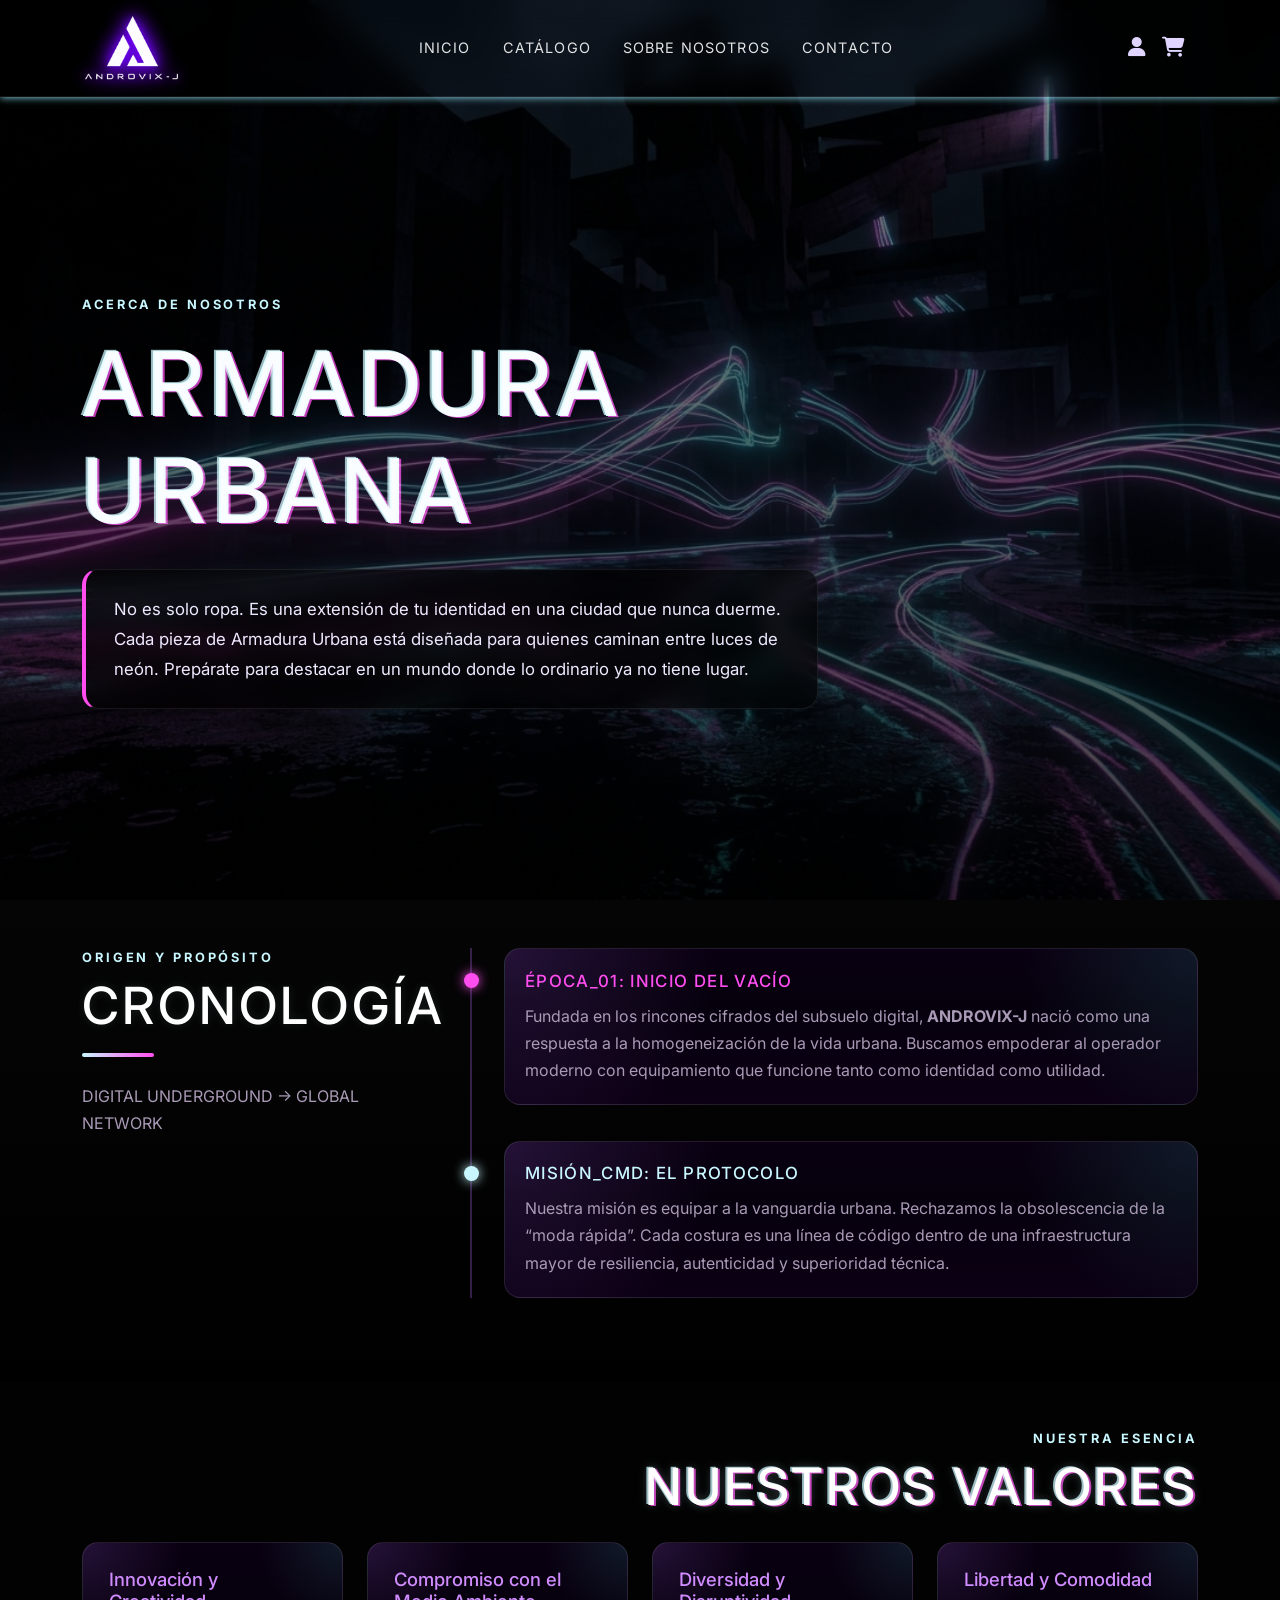
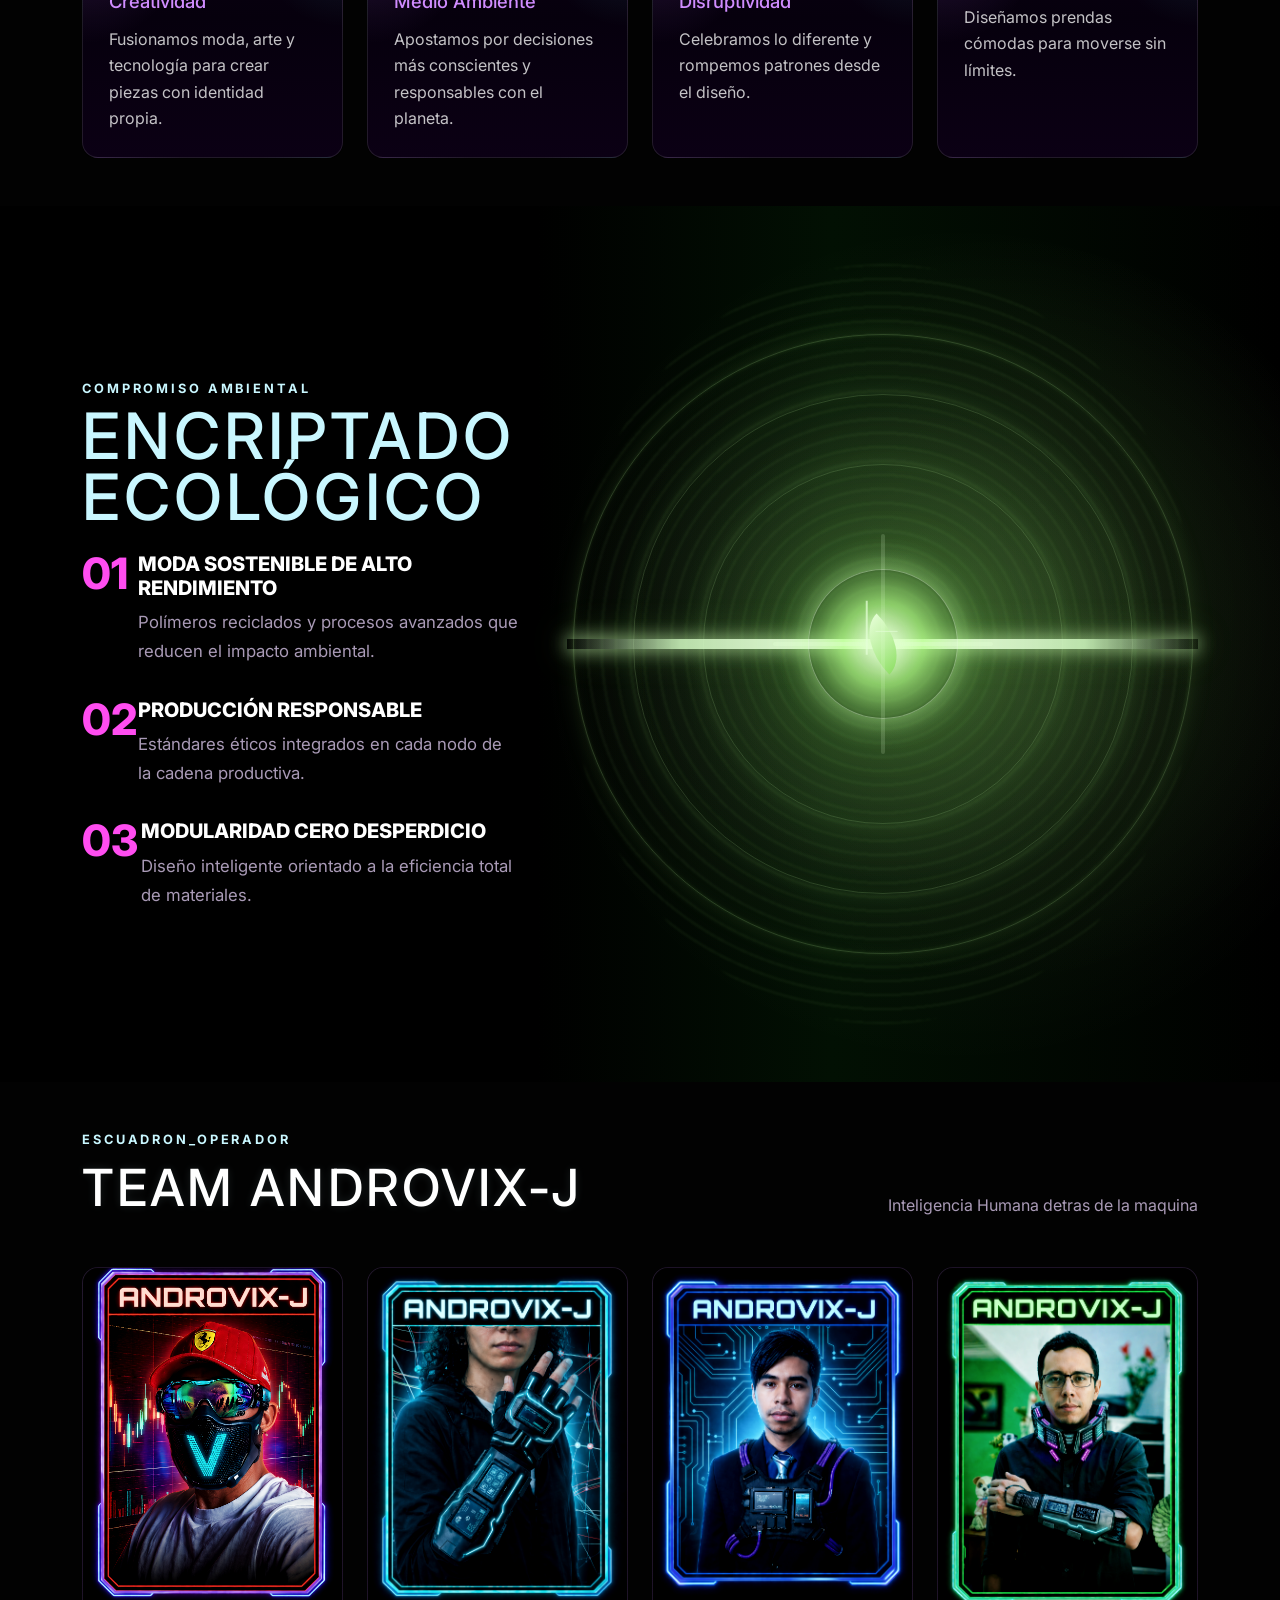
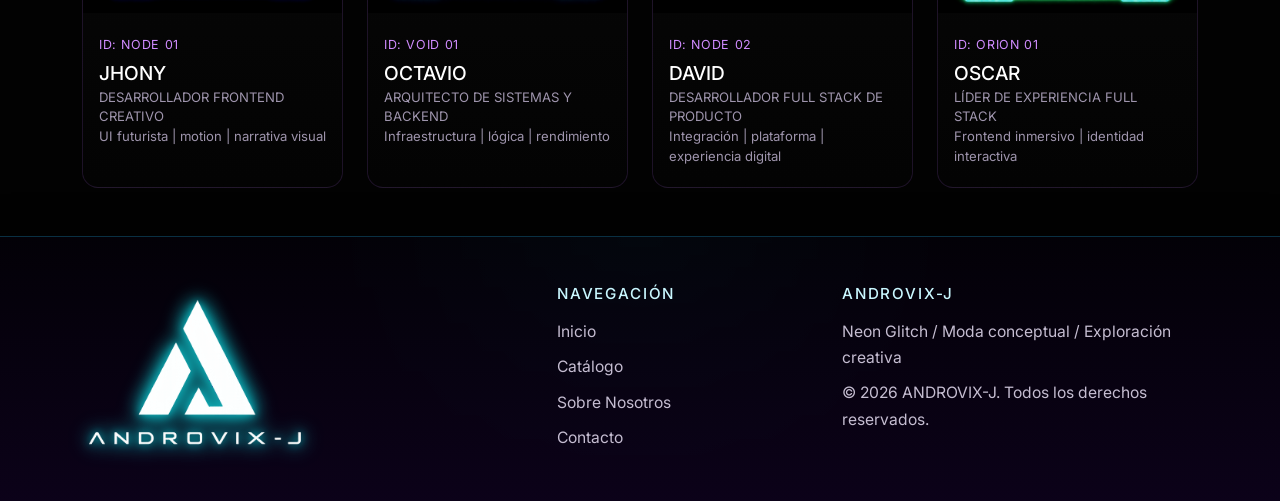
<file: ANDROVIX-J/paginas/acerca.html>
<!DOCTYPE html>
<html lang="es">

<head>
    <meta charset="UTF-8">
    <meta name="viewport" content="width=device-width, initial-scale=1.0">
    <meta name="description" content="Conoce la historia, valores, compromiso sostenible y equipo de ANDROVIX-J.">

    
    <title>Acerca de nosotros | ANDROVIX-J</title>
    
    <!-- Bootstrap base para grid, espaciados, utilidades y componentes -->
    <link href="https://cdn.jsdelivr.net/npm/bootstrap@5.3.3/dist/css/bootstrap.min.css" rel="stylesheet">
    
    <!-- Iconos -->
    <link rel="stylesheet" href="https://cdnjs.cloudflare.com/ajax/libs/font-awesome/6.5.0/css/all.min.css">
    
    <!-- Fuente -->
    <link rel="preconnect" href="https://fonts.googleapis.com">
    <link rel="preconnect" href="https://fonts.gstatic.com" crossorigin>
    <link href="https://fonts.googleapis.com/css2?family=Inter:wght@300;400;500;600;700;800&display=swap"
    rel="stylesheet">
    
    <!-- Estilos personalizados -->
    <link rel="stylesheet" href="../assets/css/global.css">
    <link rel="stylesheet" href="../assets/css/navbar.css">
    <link rel="stylesheet" href="../assets/css/footer.css">
    <link rel="stylesheet" href="../assets/css/acerca.css">
    <link rel="shortcut icon" href="../assets/iconos/logo.png" type="image/x-icon">

</head>

<body>

    <!-- ========================================================= -->
    <!-- INICIO: Encabezado principal de la página                 -->
    <!-- ========================================================= -->
    <header class="encabezado-principal" id="inicio">

        <!-- ===================================================== -->
        <!-- CONTENEDOR: Navbar modular                            -->
        <!-- Función: cargar dinámicamente la barra de navegación  -->
        <!-- compartida en todo el proyecto.                       -->
        <!-- ===================================================== -->
        <div id="contenedor-navbar"></div>

        <!-- ===================================================== -->
        <!-- INICIO: Sección hero                                  -->
        <!-- ===================================================== -->
        <section class="seccion-hero d-flex align-items-center">
            <div class="container py-5">
                <div class="row justify-content-center justify-content-lg-start">
                    <div class="col-12 col-lg-8 col-xxl-7">
                        <div class="contenido-hero">
                            <p class="etiqueta-hero mb-3">Acerca de nosotros</p>
                            <h1 class="titulo-principal efecto-glitch" data-text="ARMADURA URBANA">ARMADURA URBANA</h1>
                            <div class="caja-mensaje-hero mt-4">
                                <p class="descripcion-hero mb-0">
                                    No es solo ropa. Es una extensión de tu identidad en una ciudad que nunca duerme.
                                    Cada pieza de Armadura Urbana está diseñada para quienes caminan entre luces de
                                    neón.
                                    Prepárate para destacar en un mundo donde lo ordinario ya no tiene lugar.
                                </p>
                            </div>
                        </div>
                    </div>
                </div>
            </div>
        </section>
        <!-- ===================================================== -->
        <!-- FIN: Sección hero                                     -->
        <!-- ===================================================== -->

    </header>
    <!-- ========================================================= -->
    <!-- FIN: Encabezado principal de la página                    -->
    <!-- ========================================================= -->


    <!-- ========================================================= -->
    <!-- INICIO: Contenido principal de la página                  -->
    <!-- Función: agrupar todas las secciones informativas sobre   -->
    <!-- la marca, su historia, valores, sostenibilidad y equipo.  -->
    <!-- ========================================================= -->
    <main>

        <!-- ===================================================== -->
        <!-- INICIO: Sección historia y misión                     -->
        <!-- ===================================================== -->
        <section class="seccion-historia py-5 py-lg-6" id="mision" aria-labelledby="titulo-historia">
            <div class="container">
                <div class="row g-4 g-lg-5 align-items-start">
                    <div class="col-lg-4">
                        <div class="encabezado-seccion">
                            <p class="subtitulo-seccion mb-2">Origen y propósito</p>
                            <h2 class="titulo-seccion" id="titulo-historia">CRONOLOGÍA</h2>
                            <span class="linea-destacada" aria-hidden="true"></span>
                            <p class="texto-apoyo-seccion mb-0">DIGITAL UNDERGROUND → GLOBAL NETWORK</p>
                        </div>
                    </div>

                    <div class="col-lg-8">
                        <div class="linea-tiempo-historia">
                            <article class="evento-historia evento-rosa">
                                <div class="contenido-evento">
                                    <h3 class="titulo-evento">ÉPOCA_01: INICIO DEL VACÍO</h3>
                                    <p class="descripcion-historia mb-0">
                                        Fundada en los rincones cifrados del subsuelo digital,
                                        <strong>ANDROVIX-J</strong>
                                        nació como una respuesta a la homogeneización de la vida urbana. Buscamos
                                        empoderar al operador moderno con equipamiento que funcione tanto como
                                        identidad como utilidad.
                                    </p>
                                </div>
                            </article>

                            <article class="evento-historia evento-cian">
                                <div class="contenido-evento">
                                    <h3 class="titulo-evento">MISIÓN_CMD: EL PROTOCOLO</h3>
                                    <p class="descripcion-historia mb-0">
                                        Nuestra misión es equipar a la vanguardia urbana. Rechazamos la
                                        obsolescencia de la “moda rápida”. Cada costura es una línea de código
                                        dentro de una infraestructura mayor de resiliencia, autenticidad y
                                        superioridad técnica.
                                    </p>
                                </div>
                            </article>
                        </div>
                    </div>
                </div>
            </div>
        </section>
        <!-- ===================================================== -->
        <!-- FIN: Sección historia y misión                        -->
        <!-- ===================================================== -->

        <!-- ===================================================== -->
        <!-- INICIO: Sección de valores                            -->
        <!-- ===================================================== -->
        <section class="seccion-valores py-5 py-lg-6" id="valores" aria-labelledby="titulo-valores">
            <div class="container">
                <div class="row justify-content-end mb-4">
                    <div class="col-lg-8 text-lg-end">
                        <p class="subtitulo-seccion mb-2">Nuestra esencia</p>
                        <h2 class="titulo-seccion efecto-glitch" data-text="NUESTROS VALORES" id="titulo-valores">
                            NUESTROS VALORES
                        </h2>
                    </div>
                </div>

                <div class="row g-4 contenedor-valores">
                    <div class="col-12 col-md-6 col-xl-3 d-flex">
                        <article class="tarjeta-valor h-100 w-100">
                            <h3 class="titulo-tarjeta-valor">Innovación y Creatividad</h3>
                            <p class="mb-0">
                                Fusionamos moda, arte y tecnología para crear piezas con identidad propia.
                            </p>
                        </article>
                    </div>

                    <div class="col-12 col-md-6 col-xl-3 d-flex">
                        <article class="tarjeta-valor h-100 w-100">
                            <h3 class="titulo-tarjeta-valor">Compromiso con el Medio Ambiente</h3>
                            <p class="mb-0">
                                Apostamos por decisiones más conscientes y responsables con el planeta.
                            </p>
                        </article>
                    </div>

                    <div class="col-12 col-md-6 col-xl-3 d-flex">
                        <article class="tarjeta-valor h-100 w-100">
                            <h3 class="titulo-tarjeta-valor">Diversidad y Disruptividad</h3>
                            <p class="mb-0">
                                Celebramos lo diferente y rompemos patrones desde el diseño.
                            </p>
                        </article>
                    </div>

                    <div class="col-12 col-md-6 col-xl-3 d-flex">
                        <article class="tarjeta-valor h-100 w-100">
                            <h3 class="titulo-tarjeta-valor">Libertad y Comodidad</h3>
                            <p class="mb-0">
                                Diseñamos prendas cómodas para moverse sin límites.
                            </p>
                        </article>
                    </div>
                </div>
            </div>
        </section>
        <!-- ===================================================== -->
        <!-- FIN: Sección de valores                               -->
        <!-- ===================================================== -->

        <!-- ===================================================== -->
        <!-- INICIO: Sección de sostenibilidad                     -->
        <!-- ===================================================== -->
        <section class="seccion-sostenibilidad py-5 py-lg-6" id="sostenibilidad"
            aria-labelledby="titulo-sostenibilidad">
            <div class="container">
                <div class="row g-4 g-xl-5 align-items-center">
                    <div class="col-12 col-xl-5">
                        <div class="contenido-sostenibilidad">
                            <p class="subtitulo-seccion mb-2">Compromiso ambiental</p>
                            <h2 class="titulo-seccion-grande mb-4" id="titulo-sostenibilidad">
                                ENCRIPTADO<br>ECOLÓGICO
                            </h2>

                            <div class="lista-pilares-sostenibilidad">
                                <article class="item-pilar-sostenibilidad d-flex gap-3">
                                    <span class="numero-pilar-sostenibilidad">01</span>
                                    <div class="detalle-pilar-sostenibilidad">
                                        <h3 class="titulo-pilar-sostenibilidad">Moda sostenible de alto rendimiento</h3>
                                        <p class="descripcion-pilar-sostenibilidad mb-0">
                                            Polímeros reciclados y procesos avanzados que reducen el impacto ambiental.
                                        </p>
                                    </div>
                                </article>

                                <article class="item-pilar-sostenibilidad d-flex gap-3">
                                    <span class="numero-pilar-sostenibilidad">02</span>
                                    <div class="detalle-pilar-sostenibilidad">
                                        <h3 class="titulo-pilar-sostenibilidad">Producción responsable</h3>
                                        <p class="descripcion-pilar-sostenibilidad mb-0">
                                            Estándares éticos integrados en cada nodo de la cadena productiva.
                                        </p>
                                    </div>
                                </article>

                                <article class="item-pilar-sostenibilidad d-flex gap-3 mb-0">
                                    <span class="numero-pilar-sostenibilidad">03</span>
                                    <div class="detalle-pilar-sostenibilidad">
                                        <h3 class="titulo-pilar-sostenibilidad">Modularidad cero desperdicio</h3>
                                        <p class="descripcion-pilar-sostenibilidad mb-0">
                                            Diseño inteligente orientado a la eficiencia total de materiales.
                                        </p>
                                    </div>
                                </article>
                            </div>
                        </div>
                    </div>

                    <div class="col-12 col-xl-7">
                        <div class="visual-sostenibilidad">
                            <div class="orbita-sostenibilidad orbita-sostenibilidad-externa" aria-hidden="true"></div>
                            <div class="orbita-sostenibilidad orbita-sostenibilidad-media" aria-hidden="true"></div>
                            <div class="orbita-sostenibilidad orbita-sostenibilidad-interna" aria-hidden="true"></div>
                            <div class="haz-sostenibilidad" aria-hidden="true"></div>
                            <div class="nucleo-sostenibilidad" aria-hidden="true">
                                <span class="hoja-sostenibilidad"></span>
                            </div>
                        </div>
                    </div>
                </div>
            </div>
        </section>
        <!-- ===================================================== -->
        <!-- FIN: Sección de sostenibilidad                        -->
        <!-- ===================================================== -->

        <!-- ===================================================== -->
        <!-- INICIO: Sección del equipo                            -->
        <!-- ===================================================== -->
        <section class="seccion-equipo py-5 py-lg-6" id="equipo" aria-labelledby="titulo-equipo">
            <div class="container">
                <div class="row justify-content-between align-items-end g-3 mb-4 mb-lg-5">
                    <div class="col-lg-7">
                        <p class="subtitulo-seccion mb-2">Escuadron_Operador</p>
                        <h2 class="titulo-seccion" id="titulo-equipo">TEAM ANDROVIX-J</h2>
                    </div>
                    <div class="col-lg-5">
                        <p class="descripcion-seccion text-lg-end mb-0">
                            Inteligencia Humana detras de la maquina
                        </p>
                    </div>
                </div>

                <div class="row row-cols-1 row-cols-sm-2 row-cols-lg-3 row-cols-xl-4 g-4">
                    <div class="col d-flex">
                        <article class="card tarjeta-equipo w-100 h-100">
                            <img src="../assets/img/card-jhony.png" class="card-img-top imagen-integrante"
                                alt="Fotografía de Jhony">
                            <div class="card-body cuerpo-tarjeta-equipo">
                                <span class="identificador-integrante">ID: NODE 01</span>
                                <h3 class="nombre-integrante">Jhony</h3>
                                <p class="rol-integrante mb-0">DESARROLLADOR FRONTEND CREATIVO <br>UI futurista | motion
                                    | narrativa visual</p>
                            </div>
                        </article>
                    </div>

                    <div class="col d-flex">
                        <article class="card tarjeta-equipo w-100 h-100">
                            <img src="../assets/img/card-octavio.png" class="card-img-top imagen-integrante"
                                alt="Fotografía de Octavio">
                            <div class="card-body cuerpo-tarjeta-equipo">
                                <span class="identificador-integrante">ID: VOID 01</span>
                                <h3 class="nombre-integrante">Octavio</h3>
                                <p class="rol-integrante mb-0">ARQUITECTO DE SISTEMAS Y BACKEND<br>Infraestructura |
                                    lógica | rendimiento</p>
                            </div>
                        </article>
                    </div>

                    <div class="col d-flex">
                        <article class="card tarjeta-equipo w-100 h-100">
                            <img src="../assets/img/card-david.png" class="card-img-top imagen-integrante"
                                alt="Fotografía de David">
                            <div class="card-body cuerpo-tarjeta-equipo">
                                <span class="identificador-integrante">ID: NODE 02 </span>
                                <h3 class="nombre-integrante">David</h3>
                                <p class="rol-integrante mb-0">DESARROLLADOR FULL STACK DE PRODUCTO<br>Integración |
                                    plataforma | experiencia digital</p>
                            </div>
                        </article>
                    </div>

                    <div class="col d-flex">
                        <article class="card tarjeta-equipo w-100 h-100">
                            <img src="../assets/img/card-oscar.png" class="card-img-top imagen-integrante"
                                alt="Fotografía de Oscar" style="background-color: aquamarine;">
                            <div class="card-body cuerpo-tarjeta-equipo">
                                <span class="identificador-integrante">ID: ORION 01</span>
                                <h3 class="nombre-integrante">Oscar</h3>
                                <p class="rol-integrante mb-0">LÍDER DE EXPERIENCIA FULL STACK<br>Frontend inmersivo |
                                    identidad interactiva</p>
                            </div>
                        </article>
                    </div>
                </div>
            </div>
        </section>
        <!-- ===================================================== -->
        <!-- FIN: Sección del equipo                               -->
        <!-- ===================================================== -->

    </main>
    <!-- ========================================================= -->
    <!-- FIN: Contenido principal de la página                     -->
    <!-- ========================================================= -->

    <!-- ========================================================= -->
    <!-- CONTENEDOR: Footer modular                                -->
    <!-- Función: cargar dinámicamente el pie de página global     -->
    <!-- compartido en todo el proyecto.                           -->
    <!-- ========================================================= -->
    <div id="contenedor-footer"></div>

    <!-- ========================================================= -->
    <!-- SCRIPTS DEL SITIO                                         -->
    <!-- Función: cargar componentes reutilizables y habilitar     -->
    <!-- funcionalidades base de Bootstrap.                        -->
    <!-- ========================================================= -->
    <script src="../assets/js/components.js"></script>
    <script src="https://cdn.jsdelivr.net/npm/bootstrap@5.3.3/dist/js/bootstrap.bundle.min.js"></script>
</body>

</html>
</file>
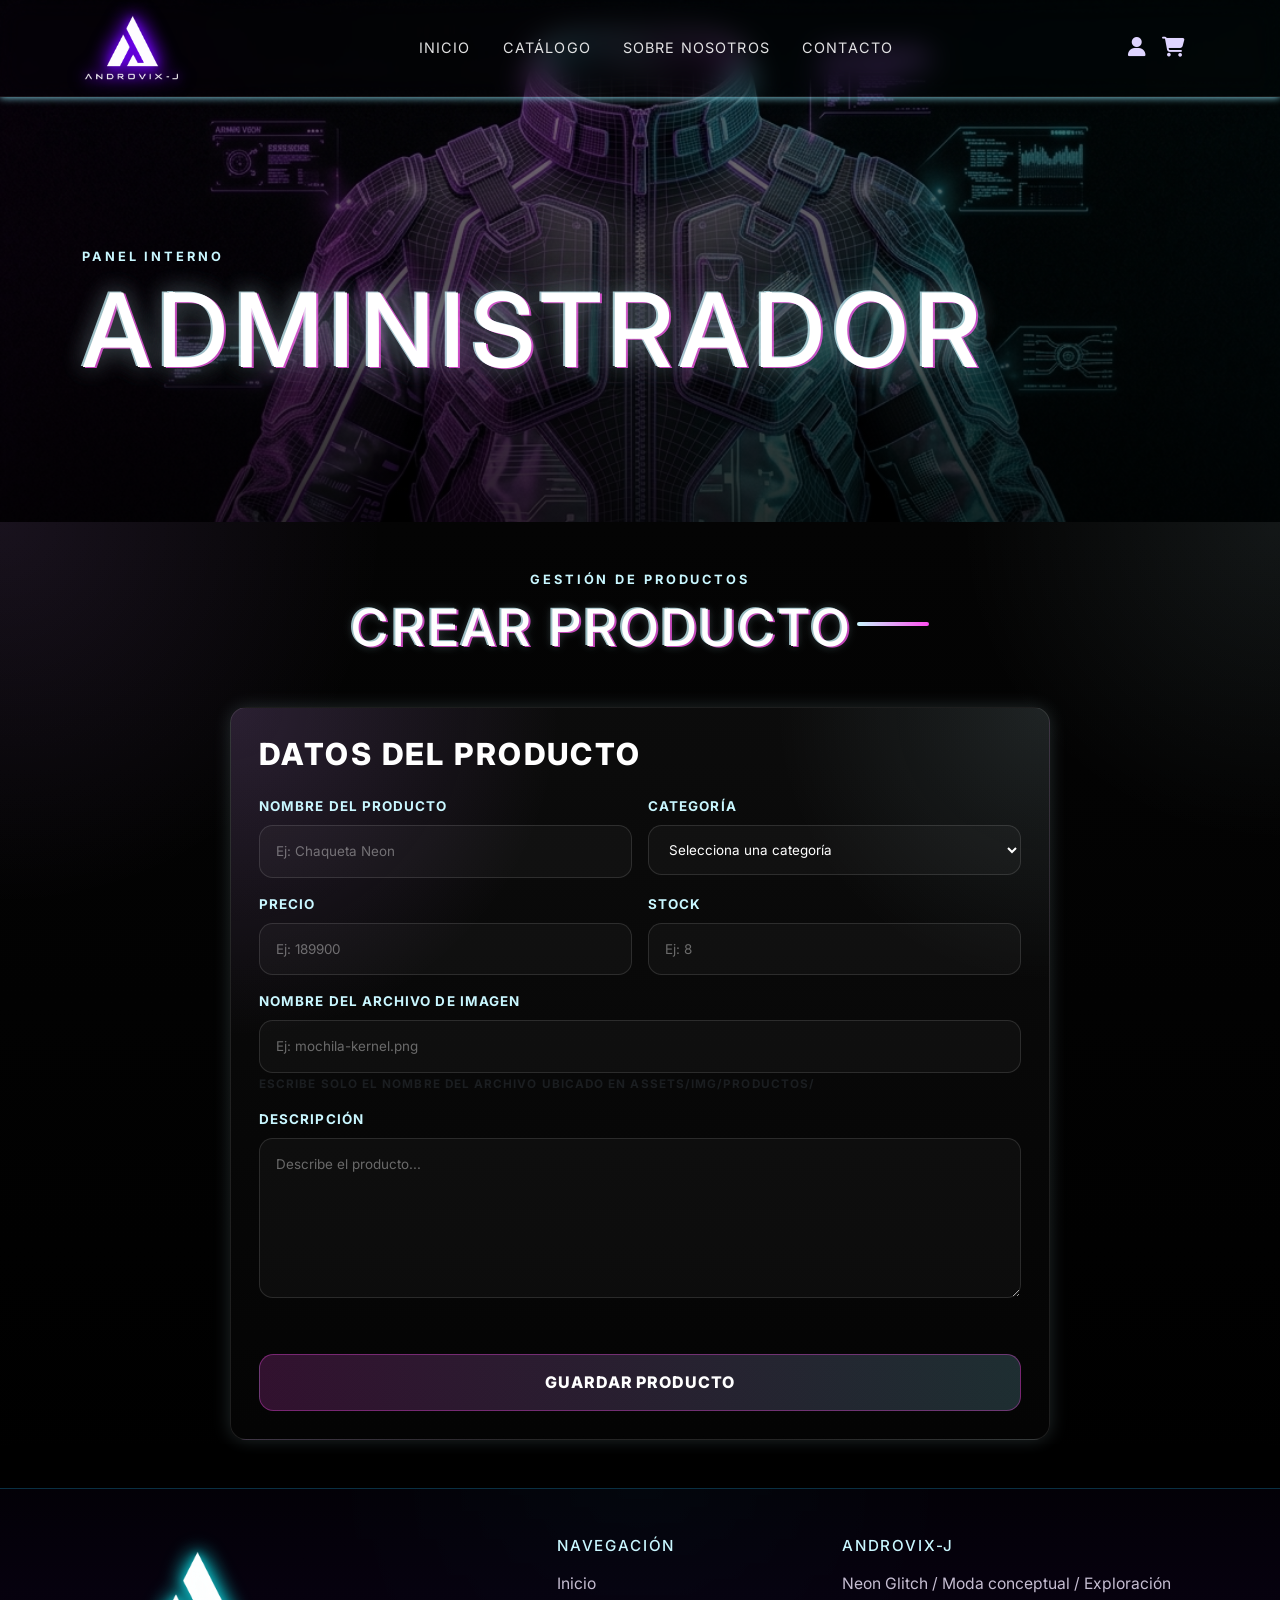
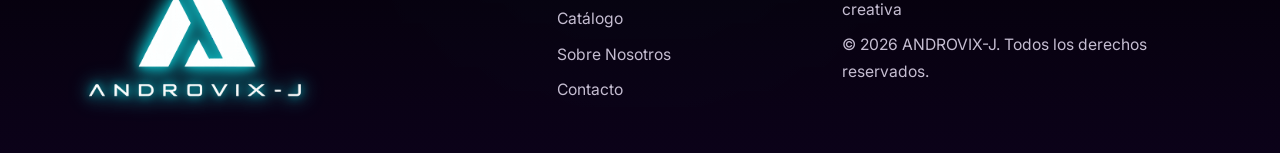
<file: ANDROVIX-J/paginas/administrador.html>
<!DOCTYPE html>
<html lang="es">

<head>
    <meta charset="UTF-8">
    <meta name="viewport" content="width=device-width, initial-scale=1.0">
    <meta name="description" content="Panel de administración de productos de ANDROVIX-J.">
    <title>Administrador | ANDROVIX-J</title>

    <!-- Bootstrap base para grid, espaciados, utilidades y componentes -->
    <link href="https://cdn.jsdelivr.net/npm/bootstrap@5.3.3/dist/css/bootstrap.min.css" rel="stylesheet">

    <!-- Iconos -->
    <link rel="stylesheet" href="https://cdnjs.cloudflare.com/ajax/libs/font-awesome/6.5.0/css/all.min.css">

    <!-- Fuente -->
    <link rel="preconnect" href="https://fonts.googleapis.com">
    <link rel="preconnect" href="https://fonts.gstatic.com" crossorigin>
    <link href="https://fonts.googleapis.com/css2?family=Inter:wght@300;400;500;600;700;800&display=swap"
        rel="stylesheet">

    <!-- Estilos personalizados -->
    <link rel="stylesheet" href="../assets/css/global.css">
    <link rel="stylesheet" href="../assets/css/navbar.css">
    <link rel="stylesheet" href="../assets/css/footer.css">
    <link rel="stylesheet" href="../assets/css/administrador.css">
    <link rel="shortcut icon" href="../assets/iconos/logo.png" type="image/x-icon">
</head>

<body>
    <!-- ========================================================= -->
    <!-- INICIO: Encabezado principal de administrador             -->
    <!-- ========================================================= -->
    <header class="encabezado-principal" id="inicio">
        <div id="contenedor-navbar"></div>

        <section class="seccion-hero-administrador d-flex align-items-center">
            <div class="container py-5">
                <div class="row justify-content-center justify-content-lg-start">
                    <div class="col-12 col-lg-8 col-xxl-7">
                        <div class="contenido-hero-administrador">
                            <p class="etiqueta-hero mb-3">Panel interno</p>
                            <h1 class="titulo-principal titulo-principal-admin efecto-glitch" data-text="ADMINISTRADOR">
                                ADMINISTRADOR
                            </h1>
                        </div>
                    </div>
                </div>
            </div>
        </section>
    </header>
    <!-- ========================================================= -->
    <!-- FIN: Encabezado principal de administrador                -->
    <!-- ========================================================= -->

    <!-- ========================================================= -->
    <!-- INICIO: Contenido principal                               -->
    <!-- ========================================================= -->
    <main class="seccion-administrador py-5 py-lg-6">
        <div class="container">
            <div class="row justify-content-center mb-4 mb-lg-5">
                <div class="col-lg-10 text-center">
                    <p class="subtitulo-seccion mb-2">Gestión de productos</p>
                    <h2 class="titulo-seccion efecto-glitch" data-text="CREAR PRODUCTO">CREAR PRODUCTO</h2>
                    <span class="linea-destacada" aria-hidden="true"></span>
                </div>
            </div>

            <section class="panel-administrador">
                <!-- ================================================= -->
                <!-- INICIO: Formulario de administrador               -->
                <!-- ================================================= -->
                <form id="formulario-producto" class="formulario-administrador" novalidate>
                    <h3 class="titulo-panel">Datos del producto</h3>

                    <div class="fila-formulario">
                        <label class="campo-formulario" for="inputNombreProducto">
                            Nombre del producto
                            <input type="text" id="inputNombreProducto" name="nombre" placeholder="Ej: Chaqueta Neon"
                                maxlength="80" required>
                        </label>

                        <label class="campo-formulario" for="inputCategoriaProducto">
                            Categoría
                            <select id="inputCategoriaProducto" name="categoria" required>
                                <option value="">Selecciona una categoría</option>
                                <option value="Chaquetas">Chaquetas</option>
                                <option value="Camisetas">Camisetas</option>
                                <option value="Pantalones">Pantalones</option>
                                <option value="Accesorios">Accesorios</option>
                                <option value="Calzado">Calzado</option>
                            </select>
                        </label>
                    </div>

                    <div class="fila-formulario">
                        <label class="campo-formulario" for="inputPrecioProducto">
                            Precio
                            <input type="number" id="inputPrecioProducto" name="precio" placeholder="Ej: 189900" min="0"
                                required>
                        </label>

                        <label class="campo-formulario" for="inputStockProducto">
                            Stock
                            <input type="number" id="inputStockProducto" name="stock" placeholder="Ej: 8" min="0"
                                required>
                        </label>
                    </div>

                    <label class="campo-formulario" for="inputImagenProducto">
                        Nombre del archivo de Imagen
                        <input type="text" id="inputImagenProducto" name="imagen" placeholder="Ej: mochila-kernel.png"
                            required>
                        <small class="form-text"> Escribe solo el nombre del archivo ubicado en assets/img/productos/
                        </small>
                    </label>

                    <label class="campo-formulario" for="inputDescripcionProducto">
                        Descripción
                        <textarea id="inputDescripcionProducto" name="descripcion" rows="5"
                            placeholder="Describe el producto..." maxlength="300" required></textarea>
                    </label>

                    <div id="mensaje-admin" class="mensaje-admin" role="alert" aria-live="polite"></div>

                    <button type="submit" class="boton-principal-admin">
                        Guardar producto
                    </button>
                </form>
                <!-- ================================================= -->
                <!-- FIN: Formulario de administrador                  -->
                <!-- ================================================= -->
            </section>
        </div>
    </main>
    <!-- ========================================================= -->
    <!-- FIN: Contenido principal                                  -->
    <!-- ========================================================= -->

    <div id="contenedor-footer"></div>

    <script src="https://cdn.jsdelivr.net/npm/bootstrap@5.3.3/dist/js/bootstrap.bundle.min.js"></script>
    <script src="../assets/js/components.js"></script>
    <script src="../assets/js/paginas/administrador.js"></script>
</body>

</html>
</file>
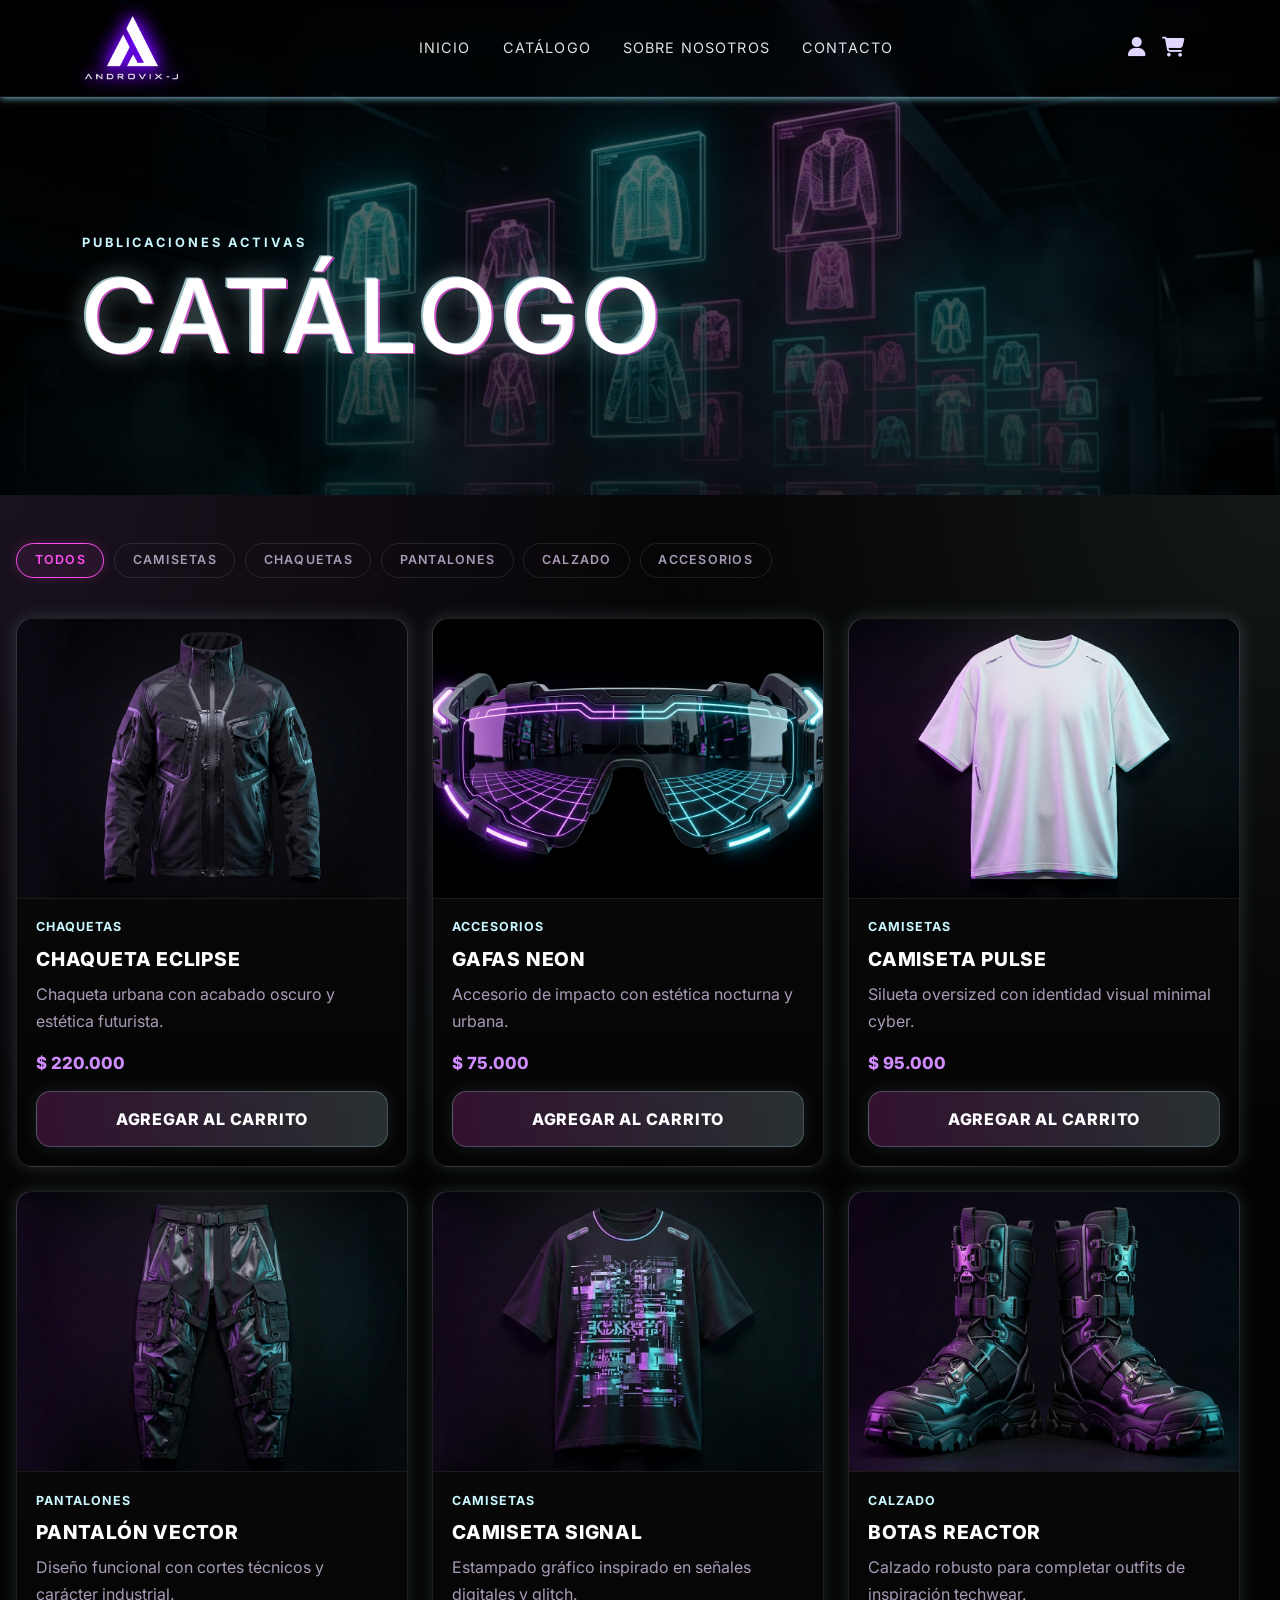
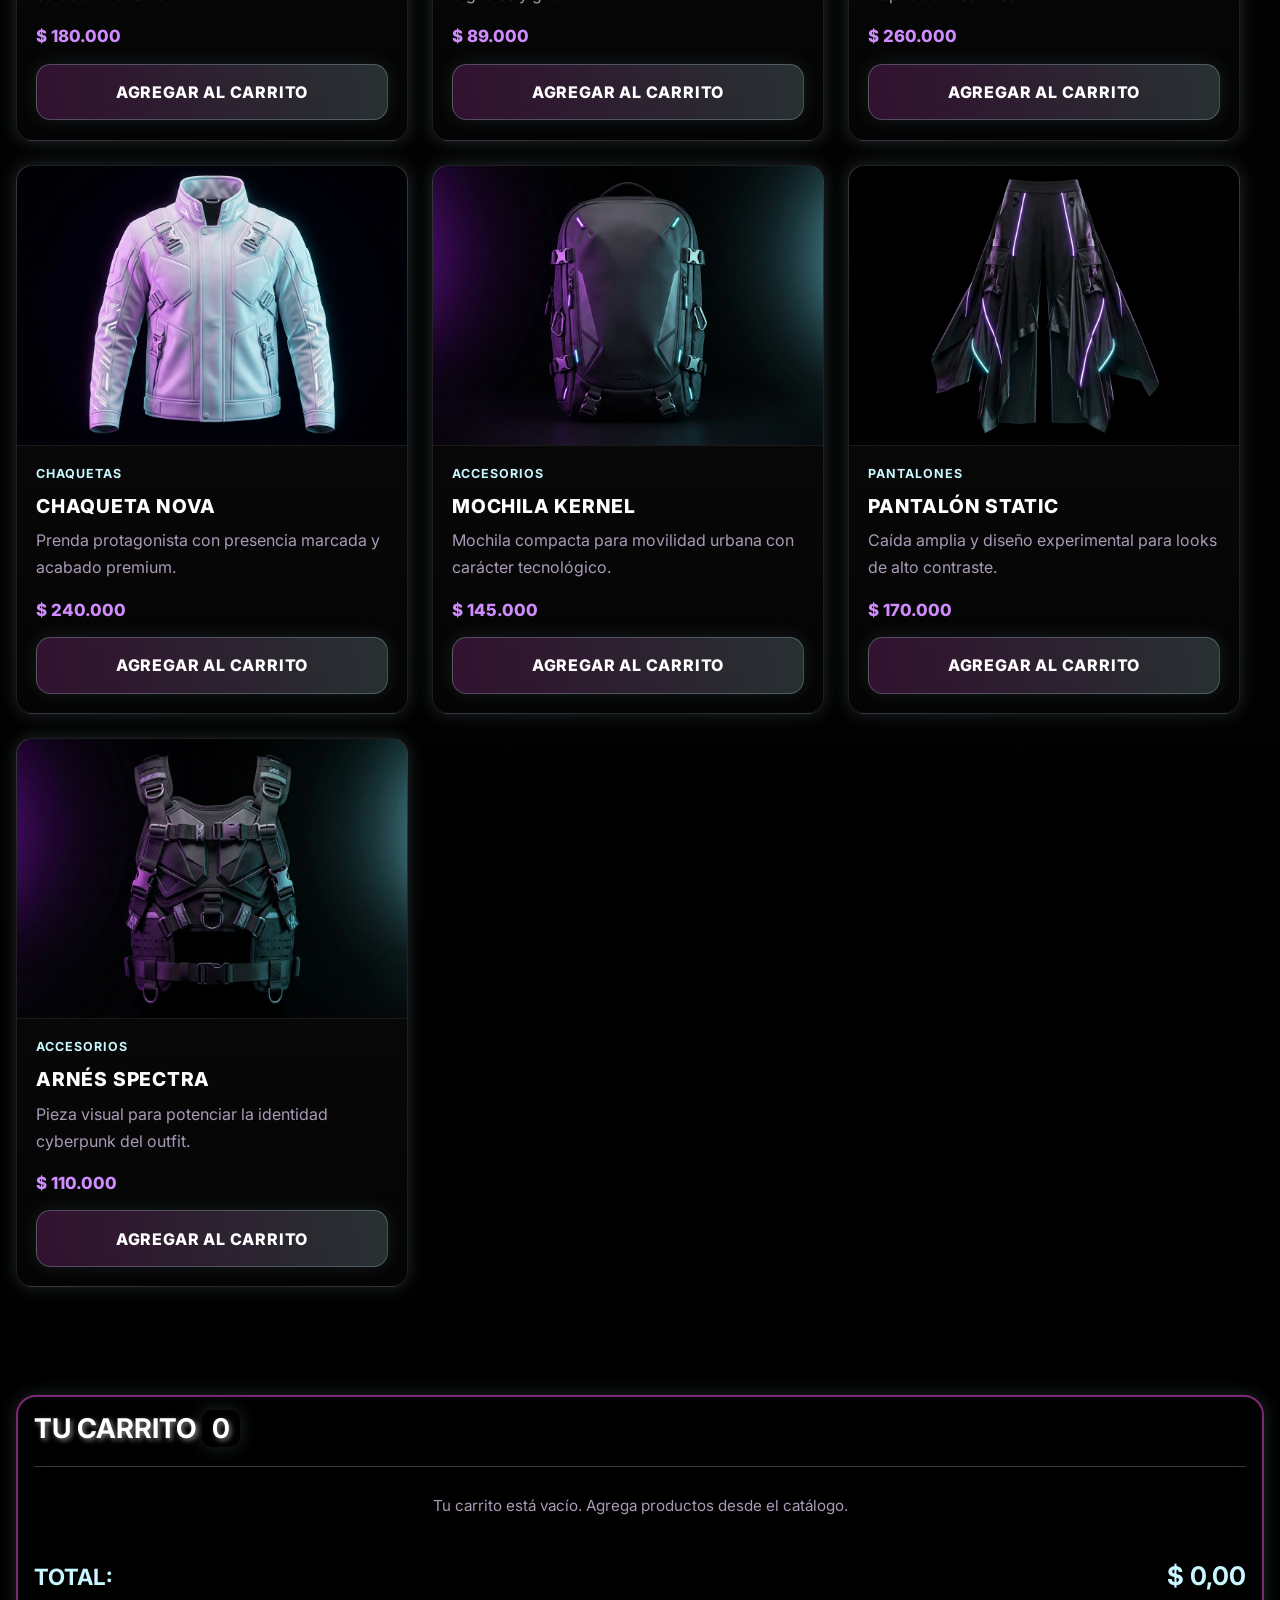
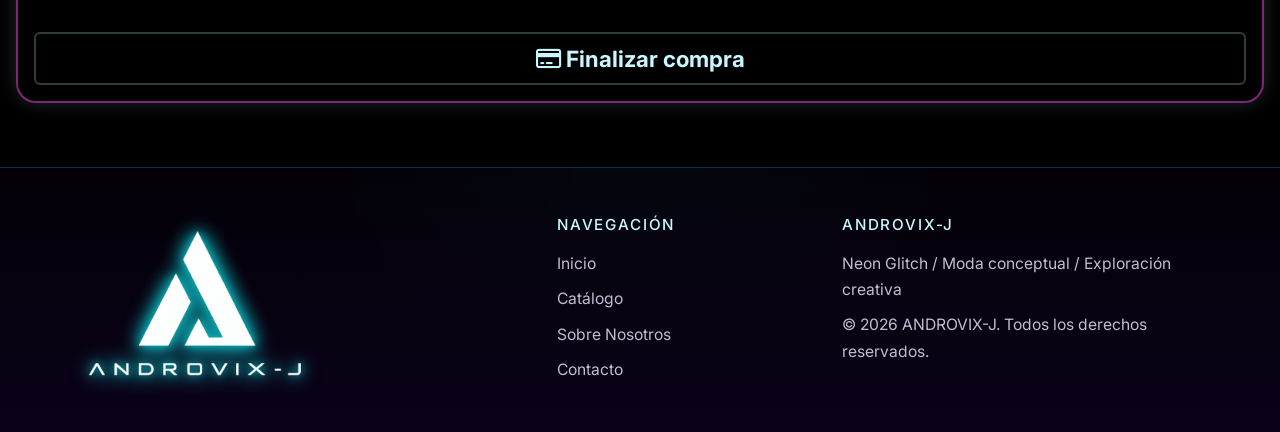
<file: ANDROVIX-J/paginas/catalogo.html>
<!DOCTYPE html>
<html lang="es">

<head>
    <meta charset="UTF-8">
    <meta name="viewport" content="width=device-width, initial-scale=1.0">
    <meta name="description" content="Catálogo de productos cyberpunk de ANDROVIX-J.">
    <title>Catálogo | ANDROVIX-J</title>

    <!-- Bootstrap base para grid, espaciados, utilidades y componentes -->
    <link href="https://cdn.jsdelivr.net/npm/bootstrap@5.3.3/dist/css/bootstrap.min.css" rel="stylesheet">

    <!-- Iconos -->
    <link rel="stylesheet" href="https://cdnjs.cloudflare.com/ajax/libs/font-awesome/6.5.0/css/all.min.css">

    <!-- Fuente -->
    <link rel="preconnect" href="https://fonts.googleapis.com">
    <link rel="preconnect" href="https://fonts.gstatic.com" crossorigin>
    <link href="https://fonts.googleapis.com/css2?family=Inter:wght@300;400;500;600;700;800&display=swap"
        rel="stylesheet">

    <!-- Estilos personalizados -->
    <link rel="stylesheet" href="../assets/css/global.css">
    <link rel="stylesheet" href="../assets/css/navbar.css">
    <link rel="stylesheet" href="../assets/css/footer.css">
    <link rel="stylesheet" href="../assets/css/catalogo.css">
    <link rel="stylesheet" href="../assets/css/carrito.css">
    <link rel="shortcut icon" href="../assets/iconos/logo.png" type="image/x-icon">
</head>

<body>
    <!-- ========================================================= -->
    <!-- INICIO: Encabezado principal de catálogo                  -->
    <!-- ========================================================= -->
    <header class="encabezado-principal" id="inicio">
        <div id="contenedor-navbar"></div>

        <section class="seccion-hero-catalogo d-flex align-items-center">
            <div class="container py-5">
                <div class="row justify-content-center justify-content-lg-start">
                    <div class="col-12 col-lg-8 col-xxl-7">
                        <div class="contenido-hero-catalogo">
                            <p class="etiqueta-hero mb-3">Publicaciones activas</p>
                            <h1 class="titulo-principal titulo-principal-catalogo efecto-glitch" data-text="CATÁLOGO">
                                CATÁLOGO
                            </h1>
                        </div>
                    </div>
                </div>
            </div>
        </section>
    </header>
    <!-- ========================================================= -->
    <!-- FIN: Encabezado principal de catálogo                     -->
    <!-- ========================================================= -->

    <!-- ========================================================= -->
    <!-- INICIO: Contenido principal                               -->
    <!-- ========================================================= -->
    <main class="seccion-catalogo py-5 py-lg-6" id="catalogo">

        <!-- ========================================================= -->
        <!-- INICIO: Filtro de categorías                              -->
        <!-- ========================================================= -->
        <div class="filtro-wrapper px-3 pb-4">
            <nav class="filtro-categorias" aria-label="Filtrar productos por categoría">
                <button class="filtro-btn filtro-btn--activo" data-categoria="Todos" type="button" aria-pressed="true">Todos</button>
                <button class="filtro-btn" data-categoria="Camisetas" type="button" aria-pressed="false">Camisetas</button>
                <button class="filtro-btn" data-categoria="Chaquetas" type="button" aria-pressed="false">Chaquetas</button>
                <button class="filtro-btn" data-categoria="Pantalones" type="button" aria-pressed="false">Pantalones</button>
                <button class="filtro-btn" data-categoria="Calzado" type="button" aria-pressed="false">Calzado</button>
                <button class="filtro-btn" data-categoria="Accesorios" type="button" aria-pressed="false">Accesorios</button>
            </nav>
        </div>
        <!-- ========================================================= -->
        <!-- FIN: Filtro de categorías                                 -->
        <!-- ========================================================= -->

        <div class="contenedor-flex p-3">

            <!-- ===================================================== -->
            <!-- INICIO: Productos                                     -->
            <!-- ===================================================== -->
            <section class="row g-4 mb-5" id="contenedor-productos-catalogo" aria-label="Productos del catálogo">
                <div class="col-12 col-md-6 col-xl-4" data-categoria="Chaquetas">
                    <article class="tarjeta-producto">
                        <img src="../assets/img/productos/chaqueta-eclipse.png" alt="Chaqueta cyberpunk negra">
                        <div class="contenido-tarjeta-producto">
                            <span class="categoria-producto">Chaquetas</span>
                            <h3 class="nombre-producto">Chaqueta Eclipse</h3>
                            <p class="descripcion-producto">Chaqueta urbana con acabado oscuro y estética futurista.</p>
                            <div class="pie-producto">
                                <span class="precio-producto">$ 220.000</span>
                                <button class="boton-carrito" type="button">Agregar al carrito</button>
                            </div>
                        </div>
                    </article>
                </div>

                <div class="col-12 col-md-6 col-xl-4" data-categoria="Accesorios">
                    <article class="tarjeta-producto">
                        <img src="../assets/img/productos/gafas-neon-grid.png" alt="Gafas oscuras futuristas">
                        <div class="contenido-tarjeta-producto">
                            <span class="categoria-producto">Accesorios</span>
                            <h3 class="nombre-producto">Gafas Neon</h3>
                            <p class="descripcion-producto">Accesorio de impacto con estética nocturna y urbana.</p>
                            <div class="pie-producto">
                                <span class="precio-producto">$ 75.000</span>
                                <button class="boton-carrito" type="button">Agregar al carrito</button>
                            </div>
                        </div>
                    </article>
                </div>

                <div class="col-12 col-md-6 col-xl-4" data-categoria="Camisetas">
                    <article class="tarjeta-producto">
                        <img src="../assets/img/productos/camiseta-pulse.png" alt="Camiseta blanca oversized">
                        <div class="contenido-tarjeta-producto">
                            <span class="categoria-producto">Camisetas</span>
                            <h3 class="nombre-producto">Camiseta Pulse</h3>
                            <p class="descripcion-producto">Silueta oversized con identidad visual minimal cyber.</p>
                            <div class="pie-producto">
                                <span class="precio-producto">$ 95.000</span>
                                <button class="boton-carrito" type="button">Agregar al carrito</button>
                            </div>
                        </div>
                    </article>
                </div>

                <div class="col-12 col-md-6 col-xl-4" data-categoria="Pantalones">
                    <article class="tarjeta-producto">
                        <img src="../assets/img/productos/pantalon-vector.png" alt="Pantalón negro urbano">
                        <div class="contenido-tarjeta-producto">
                            <span class="categoria-producto">Pantalones</span>
                            <h3 class="nombre-producto">Pantalón Vector</h3>
                            <p class="descripcion-producto">Diseño funcional con cortes técnicos y carácter industrial.</p>
                            <div class="pie-producto">
                                <span class="precio-producto">$ 180.000</span>
                                <button class="boton-carrito" type="button">Agregar al carrito</button>
                            </div>
                        </div>
                    </article>
                </div>

                <div class="col-12 col-md-6 col-xl-4" data-categoria="Camisetas">
                    <article class="tarjeta-producto">
                        <img src="../assets/img/productos/camiseta-signal.png" alt="Camiseta negra estampada">
                        <div class="contenido-tarjeta-producto">
                            <span class="categoria-producto">Camisetas</span>
                            <h3 class="nombre-producto">Camiseta Signal</h3>
                            <p class="descripcion-producto">Estampado gráfico inspirado en señales digitales y glitch.</p>
                            <div class="pie-producto">
                                <span class="precio-producto">$ 89.000</span>
                                <button class="boton-carrito" type="button">Agregar al carrito</button>
                            </div>
                        </div>
                    </article>
                </div>

                <div class="col-12 col-md-6 col-xl-4" data-categoria="Calzado">
                    <article class="tarjeta-producto">
                        <img src="../assets/img/productos/botas-reactor.png" alt="Tenis urbanos de diseño futurista">
                        <div class="contenido-tarjeta-producto">
                            <span class="categoria-producto">Calzado</span>
                            <h3 class="nombre-producto">Botas Reactor</h3>
                            <p class="descripcion-producto">Calzado robusto para completar outfits de inspiración techwear.</p>
                            <div class="pie-producto">
                                <span class="precio-producto">$ 260.000</span>
                                <button class="boton-carrito" type="button">Agregar al carrito</button>
                            </div>
                        </div>
                    </article>
                </div>

                <div class="col-12 col-md-6 col-xl-4" data-categoria="Chaquetas">
                    <article class="tarjeta-producto">
                        <img src="../assets/img/productos/chaqueta-nova.png" alt="Chaqueta de cuero oscura">
                        <div class="contenido-tarjeta-producto">
                            <span class="categoria-producto">Chaquetas</span>
                            <h3 class="nombre-producto">Chaqueta Nova</h3>
                            <p class="descripcion-producto">Prenda protagonista con presencia marcada y acabado premium.</p>
                            <div class="pie-producto">
                                <span class="precio-producto">$ 240.000</span>
                                <button class="boton-carrito" type="button">Agregar al carrito</button>
                            </div>
                        </div>
                    </article>
                </div>

                <div class="col-12 col-md-6 col-xl-4" data-categoria="Accesorios">
                    <article class="tarjeta-producto">
                        <img src="../assets/img/productos/mochila-kernel.png" alt="Mochila negra moderna">
                        <div class="contenido-tarjeta-producto">
                            <span class="categoria-producto">Accesorios</span>
                            <h3 class="nombre-producto">Mochila Kernel</h3>
                            <p class="descripcion-producto">Mochila compacta para movilidad urbana con carácter tecnológico.</p>
                            <div class="pie-producto">
                                <span class="precio-producto">$ 145.000</span>
                                <button class="boton-carrito" type="button">Agregar al carrito</button>
                            </div>
                        </div>
                    </article>
                </div>

                <div class="col-12 col-md-6 col-xl-4" data-categoria="Pantalones">
                    <article class="tarjeta-producto">
                        <img src="../assets/img/productos/pantalon-static.png" alt="Pantalón amplio negro">
                        <div class="contenido-tarjeta-producto">
                            <span class="categoria-producto">Pantalones</span>
                            <h3 class="nombre-producto">Pantalón Static</h3>
                            <p class="descripcion-producto">Caída amplia y diseño experimental para looks de alto contraste.</p>
                            <div class="pie-producto">
                                <span class="precio-producto">$ 170.000</span>
                                <button class="boton-carrito" type="button">Agregar al carrito</button>
                            </div>
                        </div>
                    </article>
                </div>

                <div class="col-12 col-md-6 col-xl-4" data-categoria="Accesorios">
                    <article class="tarjeta-producto">
                        <img src="../assets/img/productos/arnes-espectra.png" alt="Accesorios de moda cyberpunk">
                        <div class="contenido-tarjeta-producto">
                            <span class="categoria-producto">Accesorios</span>
                            <h3 class="nombre-producto">Arnés Spectra</h3>
                            <p class="descripcion-producto">Pieza visual para potenciar la identidad cyberpunk del outfit.</p>
                            <div class="pie-producto">
                                <span class="precio-producto">$ 110.000</span>
                                <button class="boton-carrito" type="button">Agregar al carrito</button>
                            </div>
                        </div>
                    </article>
                </div>

                <p class="sin-resultados col-12" id="sin-resultados" hidden aria-live="polite"></p>
            </section>
            <!-- ===================================================== -->
            <!-- FIN: Productos                                       -->
            <!-- ===================================================== -->

            <!-- ===================================================== -->
            <!-- INICIO: Carrito de compras                            -->
            <!-- ===================================================== -->
            <section class="carrito p-3" id="carrito" aria-label="Carrito de compras">

                <h2 class="carrito__titulo">
                    TU CARRITO <span class="carrito__contador" id="cartCounter">0</span>
                </h2>

                <div class="carrito__contenido">
                    <p class="carrito__mensaje-vacio" id="emptyCartMessage">
                        Tu carrito está vacío. Agrega productos desde el catálogo.
                    </p>

                    <ul class="agregar" id="listAddProducts"></ul>
                </div>

                <div class="total">
                    <p class="total__total">TOTAL:</p>
                    <p class="total__total total--precio-color">
                        $ <span id="totalCounter">0,00</span>
                    </p>
                </div>

                <button class="compra__boton" id="completePurchase" type="button">
                    <i class="fa-regular fa-credit-card"></i> Finalizar compra
                </button>

            </section>
            <!-- ===================================================== -->
            <!-- FIN: Carrito de compras                               -->
            <!-- ===================================================== -->

        </div>

    </main>
    <!-- ========================================================= -->
    <!-- FIN: Contenido principal                                  -->
    <!-- ========================================================= -->

    <div id="contenedor-footer"></div>

    <script src="https://cdn.jsdelivr.net/npm/bootstrap@5.3.3/dist/js/bootstrap.bundle.min.js"></script>
    <script src="../assets/js/components.js"></script>
    <script src="../assets/js/paginas/catalogo.js"></script>
    <script src="../assets/js/paginas/carrito.js"></script>

</body>

</html>
</file>
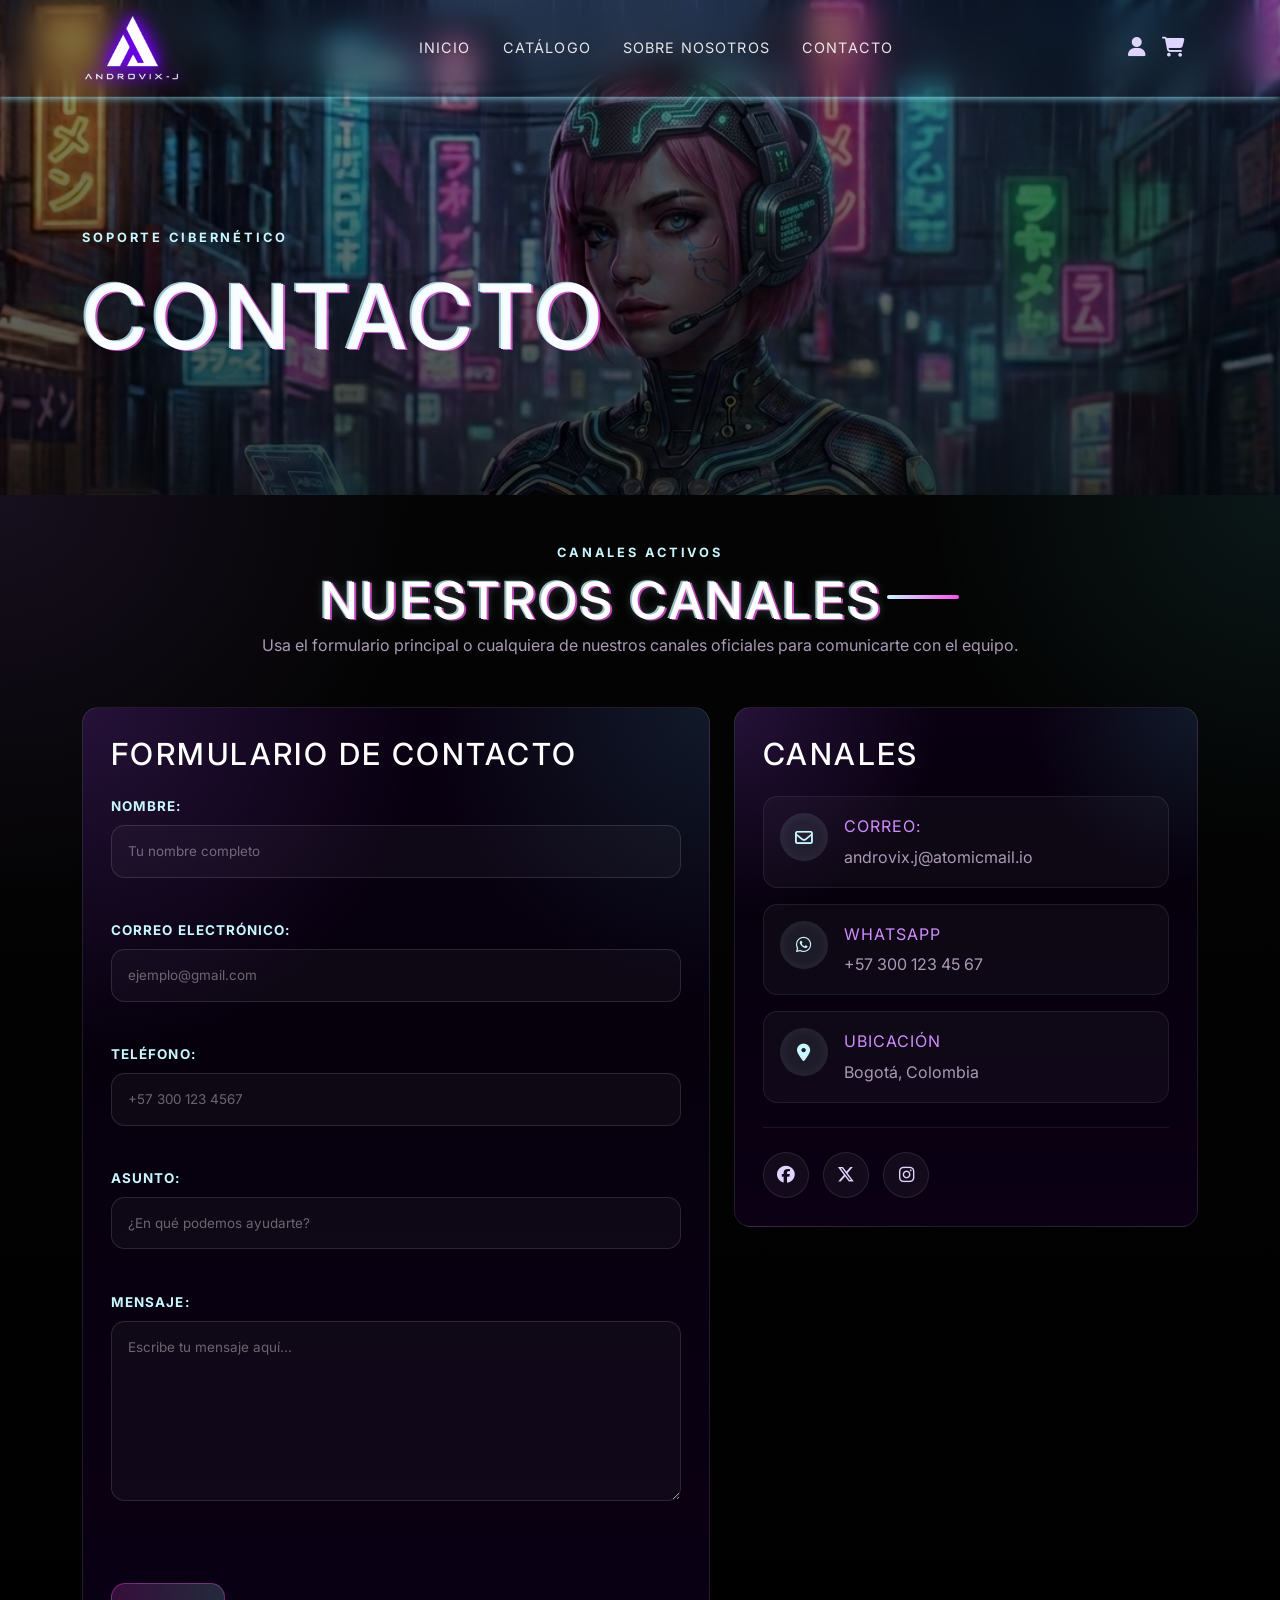
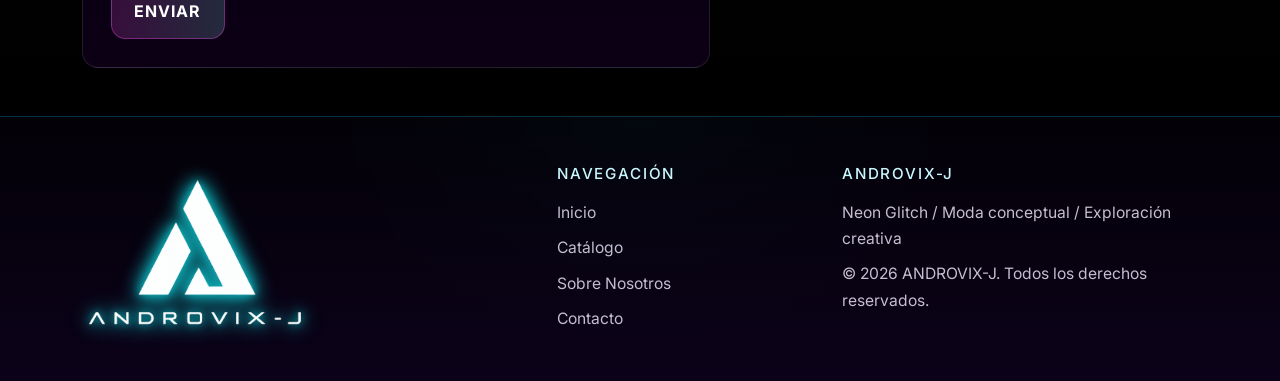
<file: ANDROVIX-J/paginas/contacto.html>
<!DOCTYPE html>
<html lang="es">

<head>
    <meta charset="UTF-8">
    <meta name="viewport" content="width=device-width, initial-scale=1.0">
    <meta name="description" content="Contáctanos a través de nuestro formulario o canales oficiales de ANDROVIX-J.">
    <title>Contacto | ANDROVIX-J</title>

    <!-- Bootstrap base para grid, espaciados, utilidades y componentes -->
    <link href="https://cdn.jsdelivr.net/npm/bootstrap@5.3.3/dist/css/bootstrap.min.css" rel="stylesheet">

    <!-- Iconos -->
    <link rel="stylesheet" href="https://cdnjs.cloudflare.com/ajax/libs/font-awesome/6.5.0/css/all.min.css">

    <!-- Fuente -->
    <link rel="preconnect" href="https://fonts.googleapis.com">
    <link rel="preconnect" href="https://fonts.gstatic.com" crossorigin>
    <link href="https://fonts.googleapis.com/css2?family=Inter:wght@300;400;500;600;700;800&display=swap"
        rel="stylesheet">

    <!-- Estilos personalizados centralizados -->
    <link rel="stylesheet" href="../assets/css/global.css">
    <link rel="stylesheet" href="../assets/css/navbar.css">
    <link rel="stylesheet" href="../assets/css/footer.css">
    <link rel="stylesheet" href="../assets/css/contacto.css">
    <link rel="shortcut icon" href="../assets/iconos/logo.png" type="image/x-icon">
</head>

<body>


    <!-- ========================================================= -->
    <!-- INICIO: Encabezado principal de la página                 -->
    <!-- ========================================================= -->
    <header class="encabezado-principal" id="inicio">


        <!-- ===================================================== -->
        <!-- CONTENEDOR: Navbar modular                            -->
        <!-- Función: cargar dinámicamente la barra de navegación  -->
        <!-- compartida en todo el proyecto.                       -->
        <!-- ===================================================== -->
        <div id="contenedor-navbar"></div>


        <!-- ===================================================== -->
        <!-- INICIO: Sección hero                                  -->
        <!-- ===================================================== -->
        <section class="seccion-hero seccion-hero-contacto d-flex align-items-center">
            <div class="container py-5">
                <div class="row justify-content-center justify-content-lg-start">
                    <div class="col-12 col-lg-8 col-xxl-7">
                        <div class="contenido-hero contenido-hero-contacto">
                            <p class="etiqueta-hero mb-3">Soporte Cibernético</p>
                            <h1 class="titulo-principal efecto-glitch" data-text="CONTACTO">CONTACTO</h1>
                        </div>
                    </div>
                </div>
            </div>
        </section>
        <!-- ===================================================== -->
        <!-- FIN: Sección hero                                     -->
        <!-- ===================================================== -->


    </header>
    <!-- ========================================================= -->
    <!-- FIN: Encabezado principal de la página                    -->
    <!-- ========================================================= -->



    <!-- ========================================================= -->
    <!-- INICIO: Contenido principal de la página                  -->
    <!-- ========================================================= -->
    <main id="contacto" class="seccion-contacto-principal py-5 py-lg-6">
        <div class="container">

            <!-- ===================================================== -->
            <!-- INICIO: Encabezado principal de contacto              -->
            <!-- Función: introducir la sección principal de canales   -->
            <!-- ===================================================== -->
            <div class="row justify-content-center mb-4 mb-lg-5">
                <div class="col-lg-10 text-center">
                    <p class="subtitulo-seccion mb-2">Canales activos</p>
                    <h2 class="titulo-seccion efecto-glitch" data-text="NUESTROS CANALES">NUESTROS CANALES</h2>
                    <span class="linea-destacada" aria-hidden="true"></span>
                    <p class="descripcion-seccion mb-0">
                        Usa el formulario principal o cualquiera de nuestros canales oficiales para comunicarte con el
                        equipo.
                    </p>
                </div>
            </div>
            <!-- ===================================================== -->
            <!-- FIN: Encabezado principal de contacto                 -->
            <!-- ===================================================== -->

            <!-- ===================================================== -->
            <!-- INICIO: Sección de contacto                           -->
            <!-- Función: agrupar el formulario validado y los canales -->
            <!-- oficiales de contacto de ANDROVIX-J.                  -->
            <!-- ===================================================== -->
            <section class="contact" aria-labelledby="titulo-formulario">

                <!-- ================================================= -->
                <!-- INICIO: Formulario de contacto                    -->
                <!-- Función: capturar datos del usuario, validar la   -->
                <!-- información y enviar el mensaje mediante          -->
                <!-- Formspree sin redirigir la página.                -->
                <!-- ================================================= -->
                <form id="formulario-contacto" class="contact__form effects" action="https://formspree.io/f/xwvaqqep"
                    method="POST" novalidate aria-label="Formulario de contacto ANDROVIX-J">

                    <h3 class="contact__title" id="titulo-formulario">FORMULARIO DE CONTACTO</h3>

                    <label class="contact__task" for="inputNombre">
                        Nombre:
                        <input class="contact__task-input" type="text" name="nombre" id="inputNombre"
                            placeholder="Tu nombre completo" autocomplete="name" maxlength="80" aria-required="true"
                            aria-describedby="error-nombre">
                        <span class="mensaje-error" id="error-nombre" role="alert" aria-live="polite"></span>
                    </label>

                    <label class="contact__task" for="inputCorreo">
                        Correo electrónico:
                        <input class="contact__task-input" type="email" name="correo" id="inputCorreo"
                            placeholder="ejemplo@gmail.com" autocomplete="email" maxlength="120" aria-required="true"
                            aria-describedby="error-correo">
                        <span class="mensaje-error" id="error-correo" role="alert" aria-live="polite"></span>
                    </label>

                    <label class="contact__task" for="inputTelefono">
                        Teléfono:
                        <input class="contact__task-input" type="tel" name="telefono" id="inputTelefono"
                            placeholder="+57 300 123 4567" autocomplete="tel" maxlength="20" aria-required="true"
                            aria-describedby="error-telefono">
                        <span class="mensaje-error" id="error-telefono" role="alert" aria-live="polite"></span>
                    </label>

                    <label class="contact__task" for="inputAsunto">
                        Asunto:
                        <input class="contact__task-input" type="text" name="asunto" id="inputAsunto"
                            placeholder="¿En qué podemos ayudarte?" maxlength="120" aria-required="true"
                            aria-describedby="error-asunto">
                        <span class="mensaje-error" id="error-asunto" role="alert" aria-live="polite"></span>
                    </label>

                    <label class="contact__task" for="inputMensaje">
                        Mensaje:
                        <textarea class="contact__task-input input--resizable" rows="5" name="mensaje" id="inputMensaje"
                            placeholder="Escribe tu mensaje aquí..." maxlength="1000" aria-required="true"
                            aria-describedby="error-mensaje"></textarea>
                        <span class="mensaje-error" id="error-mensaje" role="alert" aria-live="polite"></span>
                    </label>

                    <div id="alerta-envio" role="alert" aria-live="assertive"></div>

                    <button class="contact__submit" type="submit" id="btn-enviar">
                        Enviar
                    </button>
                </form>
                <!-- ================================================= -->
                <!-- FIN: Formulario de contacto                       -->
                <!-- ================================================= -->

                <!-- ================================================= -->
                <!-- INICIO: Canales de contacto                       -->
                <!-- ================================================= -->
                <div class="channels effects" aria-label="Canales de contacto">
                    <h3 class="contact__title">CANALES</h3>

                    <div class="channel-icons">
                        <div class="icons-text">
                            <i class="fa-regular fa-envelope icons__icon" aria-hidden="true"></i>
                            <p>
                                <span class="icons-text__title">Correo:</span><br>
                                androvix.j@atomicmail.io
                            </p>
                        </div>

                        <div class="icons-text">
                            <i class="fa-brands fa-whatsapp icons__icon" aria-hidden="true"></i>
                            <p>
                                <span class="icons-text__title">WhatsApp</span><br>
                                +57 300 123 45 67
                            </p>
                        </div>

                        <div class="icons-text">
                            <i class="fa-solid fa-location-dot icons__icon" aria-hidden="true"></i>
                            <p>
                                <span class="icons-text__title">Ubicación</span><br>
                                Bogotá, Colombia
                            </p>
                        </div>

                        <div class="icons-networks" aria-label="Redes sociales">
                            <a href="#" aria-label="Facebook de ANDROVIX-J">
                                <i class="fa-brands fa-facebook icons-networks__network" aria-hidden="true"></i>
                            </a>
                            <a href="#" aria-label="Twitter/X de ANDROVIX-J">
                                <i class="fa-brands fa-x-twitter icons-networks__network" aria-hidden="true"></i>
                            </a>
                            <a href="#" aria-label="Instagram de ANDROVIX-J">
                                <i class="fa-brands fa-instagram icons-networks__network" aria-hidden="true"></i>
                            </a>
                        </div>
                    </div>
                </div>
                <!-- ================================================= -->
                <!-- FIN: Canales de contacto                          -->
                <!-- ================================================= -->

            </section>
            <!-- ===================================================== -->
            <!-- FIN: Sección de contacto                              -->
            <!-- ===================================================== -->
        </div>

    </main>
    <!-- ========================================================= -->
    <!-- FIN: Contenido principal de la página                     -->
    <!-- ========================================================= -->

    <!-- ========================================================= -->
    <!-- CONTENEDOR: Footer modular                                -->
    <!-- Función: cargar dinámicamente el pie de página global     -->
    <!-- compartido en todo el proyecto.                           -->
    <!-- ========================================================= -->
    <div id="contenedor-footer"></div>

    <!-- ========================================================= -->
    <!-- SCRIPTS DEL SITIO                                         -->
    <!-- Función: cargar componentes reutilizables, Bootstrap y    -->
    <!-- la lógica de validación/envío del formulario.             -->
    <!-- ========================================================= -->
    <script src="../assets/js/components.js"></script>
    <script src="https://cdn.jsdelivr.net/npm/bootstrap@5.3.3/dist/js/bootstrap.bundle.min.js"></script>
    <script src="../assets/js/paginas/contacto.js"></script>
</body>

</html>
</file>
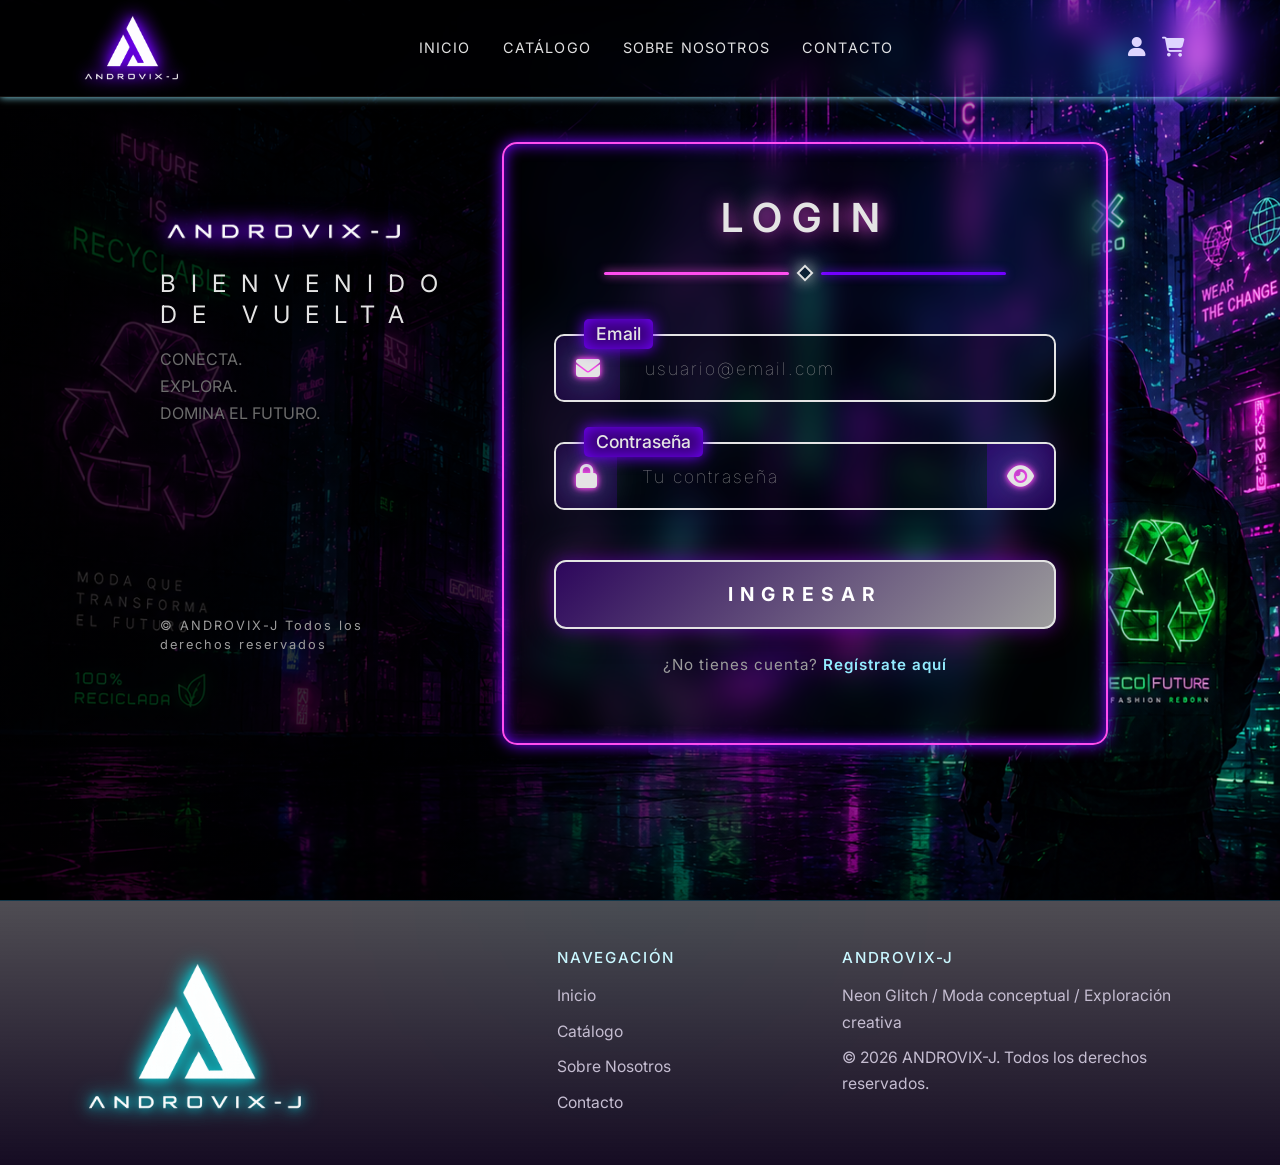
<file: ANDROVIX-J/paginas/login.html>
<!DOCTYPE html>
<html lang="es">

<head>
    <meta charset="UTF-8">
    <meta name="viewport" content="width=device-width, initial-scale=1.0">
    <meta name="description" content="Inicio de sesión de usuarios de ANDROVIX-J">
    <title>Login | ANDROVIX-J</title>

    <!-- Bootstrap base para grid, espaciados, utilidades y componentes -->
    <link href="https://cdn.jsdelivr.net/npm/bootstrap@5.3.3/dist/css/bootstrap.min.css" rel="stylesheet">

    <!-- Iconos -->
    <link rel="stylesheet" href="https://cdnjs.cloudflare.com/ajax/libs/font-awesome/6.5.0/css/all.min.css">

    <!-- Fuente -->
    <link rel="preconnect" href="https://fonts.googleapis.com">
    <link rel="preconnect" href="https://fonts.gstatic.com" crossorigin>
    <link href="https://fonts.googleapis.com/css2?family=Inter:wght@300;400;500;600;700;800&display=swap"
        rel="stylesheet">

    <!-- Estilos personalizados centralizados -->
    <link rel="stylesheet" href="../assets/css/global.css">
    <link rel="stylesheet" href="../assets/css/navbar.css">
    <link rel="stylesheet" href="../assets/css/footer.css">
    <link rel="stylesheet" href="../assets/css/registro.css">
    <link rel="stylesheet" href="../assets/css/login.css">
    <link rel="shortcut icon" href="../assets/iconos/logo.png" type="image/x-icon">
</head>

<body>
    <!-- ========================================================= -->
    <!-- INICIO: Navbar modular                                    -->
    <!-- ========================================================= -->
    <div id="contenedor-navbar"></div>
    <!-- ========================================================= -->
    <!-- FIN: Navbar modular                                       -->
    <!-- ========================================================= -->

    <!-- ========================================================= -->
    <!-- INICIO: Contenido principal de login                      -->
    <!-- ========================================================= -->
    <main class="pagina-registro" id="inicio">
        <div class="contenedor-principal">

            <!-- ================================================= -->
            <!-- INICIO: Apartado de marca                         -->
            <!-- Mismo bloque visual que registro.html             -->
            <!-- ================================================= -->
            <section class="marca" aria-label="Información de marca ANDROVIX-J">
                <div>
                    <img class="marca__logo" src="../assets/iconos/logo-letras.png" alt="Logo ANDROVIX-J">

                    <p class="marca__mensaje">BIENVENIDO DE VUELTA</p>
                    <p class="marca__mensaje2">
                        CONECTA. <br>
                        EXPLORA. <br>
                        DOMINA EL FUTURO. <br>
                    </p>
                </div>

                <div>
                    <p class="marca__copyright">&copy; ANDROVIX-J
                        Todos los derechos reservados</p>
                </div>
            </section>
            <!-- ================================================= -->
            <!-- FIN: Apartado de marca                            -->
            <!-- ================================================= -->

            <!-- ================================================= -->
            <!-- INICIO: Formulario de login                       -->
            <!-- ================================================= -->
            <section class="formulario-contenedor" aria-label="Formulario de inicio de sesión">
                <form class="formulario" id="formularioLogin" novalidate>
                    <h2 class="formulario__titulo">LOGIN</h2>

                    <div class="separador-neon" aria-hidden="true">
                        <span class="separador__rombo"></span>
                    </div>

                    <div class="input">

                        <!-- Email -->
                        <div class="input__grupo">
                            <label class="input__nombre" for="email">Email</label>
                            <div class="input__apartados" id="grupoEmail">
                                <i class="fa-solid fa-envelope" aria-hidden="true"></i>
                                <input
                                    class="input__campo"
                                    type="email"
                                    id="email"
                                    name="email"
                                    placeholder="usuario@email.com"
                                    autocomplete="email"
                                    required>
                            </div>
                            <p class="input__mensaje-error" id="errorEmail" aria-live="polite"></p>
                        </div>

                        <!-- Contraseña -->
                        <div class="input__grupo">
                            <label class="input__nombre" for="password">Contraseña</label>
                            <div class="input__apartados" id="grupoPassword">
                                <i class="fa-solid fa-lock" aria-hidden="true"></i>
                                <input
                                    class="input__campo"
                                    type="password"
                                    id="password"
                                    name="password"
                                    placeholder="Tu contraseña"
                                    autocomplete="current-password"
                                    required>
                                <button
                                    class="input__boton-ojo"
                                    type="button"
                                    data-password-toggle="password"
                                    aria-label="Mostrar contraseña">
                                    <i class="fa-solid fa-eye" aria-hidden="true"></i>
                                </button>
                            </div>
                            <p class="input__mensaje-error" id="errorPassword" aria-live="polite"></p>
                        </div>

                    </div>

                    <!-- Alerta general del formulario (éxito o error) -->
                    <div class="alert alerta-registro" id="alertaLogin" role="alert" aria-live="polite"></div>

                    <button class="input__boton-enviar w-100" type="submit">INGRESAR</button>

                    <!-- Enlace hacia registro para usuarios nuevos -->
                    <p class="login__enlace-registro">
                        ¿No tienes cuenta?
                        <a href="registro.html" class="login__link">Regístrate aquí</a>
                    </p>

                </form>
            </section>
            <!-- ================================================= -->
            <!-- FIN: Formulario de login                          -->
            <!-- ================================================= -->

        </div>
    </main>
    <!-- ========================================================= -->
    <!-- FIN: Contenido principal de login                         -->
    <!-- ========================================================= -->

    <!-- ========================================================= -->
    <!-- INICIO: Footer modular                                    -->
    <!-- ========================================================= -->
    <div id="contenedor-footer"></div>
    <!-- ========================================================= -->
    <!-- FIN: Footer modular                                       -->
    <!-- ========================================================= -->

    <!-- ========================================================= -->
    <!-- SCRIPTS DEL SITIO                                         -->
    <!-- Función: cargar componentes reutilizables, Bootstrap y    -->
    <!-- la lógica de validación del formulario de login.          -->
    <!-- ========================================================= -->
    <script src="https://cdn.jsdelivr.net/npm/bootstrap@5.3.3/dist/js/bootstrap.bundle.min.js"></script>
    <script src="../assets/js/components.js"></script>
    <script src="../assets/js/paginas/login.js"></script>
</body>

</html>
</file>
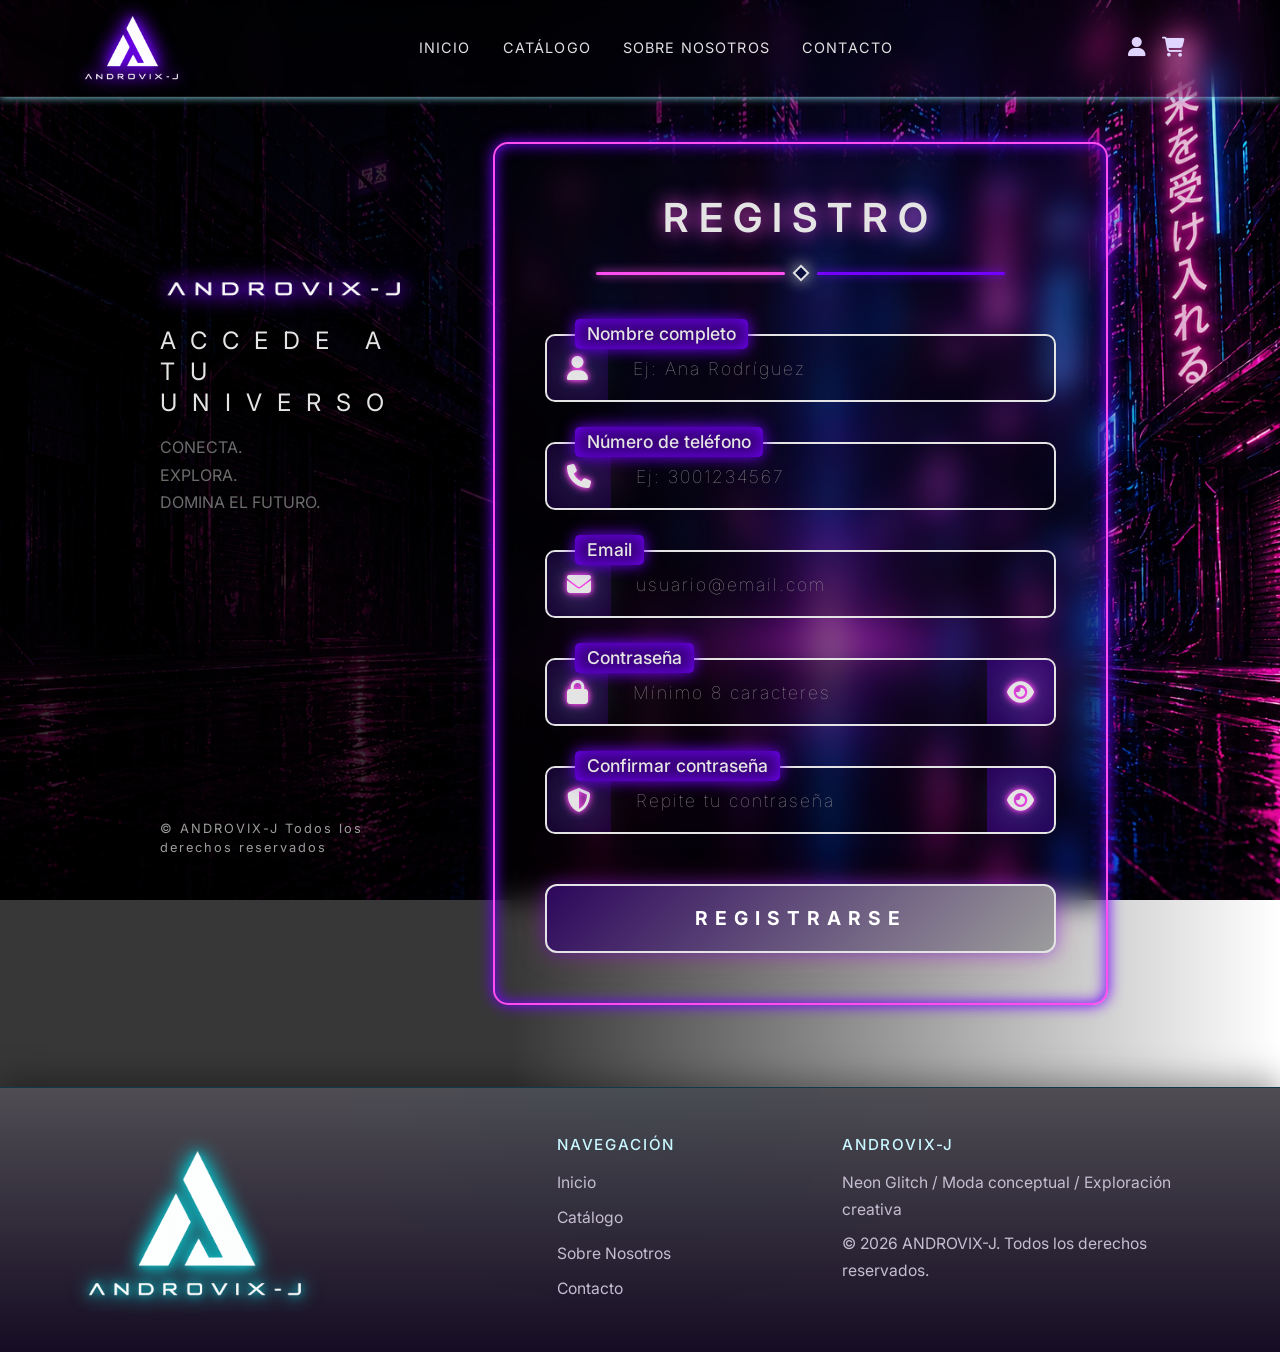
<file: ANDROVIX-J/paginas/registro.html>
<!DOCTYPE html>
<html lang="es">

<head>
    <meta charset="UTF-8">
    <meta name="viewport" content="width=device-width, initial-scale=1.0">
    <meta name="description" content="Registro de usuarios de ANDROVIX-J">
    <title>Registro | ANDROVIX-J</title>

    <!-- Bootstrap base para grid, espaciados, utilidades y componentes -->
    <link href="https://cdn.jsdelivr.net/npm/bootstrap@5.3.3/dist/css/bootstrap.min.css" rel="stylesheet">

    <!-- Iconos -->
    <link rel="stylesheet" href="https://cdnjs.cloudflare.com/ajax/libs/font-awesome/6.5.0/css/all.min.css">

    <!-- Fuente -->
    <link rel="preconnect" href="https://fonts.googleapis.com">
    <link rel="preconnect" href="https://fonts.gstatic.com" crossorigin>
    <link href="https://fonts.googleapis.com/css2?family=Inter:wght@300;400;500;600;700;800&display=swap"
        rel="stylesheet">

    <!-- Estilos personalizados centralizados -->
    <link rel="stylesheet" href="../assets/css/global.css">
    <link rel="stylesheet" href="../assets/css/navbar.css">
    <link rel="stylesheet" href="../assets/css/footer.css">
    <link rel="stylesheet" href="../assets/css/registro.css">
    <link rel="shortcut icon" href="../assets/iconos/logo.png" type="image/x-icon">
</head>

<body>
    <!-- ========================================================= -->
    <!-- INICIO: Navbar modular                                   -->
    <!-- ========================================================= -->
    <div id="contenedor-navbar"></div>
    <!-- ========================================================= -->
    <!-- FIN: Navbar modular                                      -->
    <!-- ========================================================= -->

    <!-- ========================================================= -->
    <!-- INICIO: Contenido principal de registro                  -->
    <!-- ========================================================= -->
    <main class="pagina-registro" id="inicio">
        <div class="contenedor-principal">
            <!-- ================================================= -->
            <!-- INICIO: Apartado de marca                         -->
            <!-- ================================================= -->
            <section class="marca" aria-label="Información de marca ANDROVIX-J">
                <div>
                    <img class="marca__logo" src="../assets/iconos/logo-letras.png" alt="Logo">

                    
                    <p class="marca__mensaje">ACCEDE A TU UNIVERSO</p>
                    <p class="marca__mensaje2">CONECTA. <br>
                        EXPLORA. <br>
                        DOMINA EL FUTURO. <br>
                    </p>
                    
                </div>

                <div>
                    <p class="marca__copyright">&copy ANDROVIX-J 
                        Todos los derechos reservados</p>
                </div>
            </section>
            <!-- ================================================= -->
            <!-- FIN: Apartado de marca                            -->
            <!-- ================================================= -->

            <!-- ================================================= -->
            <!-- INICIO: Formulario de registro                    -->
            <!-- ================================================= -->
            <section class="formulario-contenedor" aria-label="Formulario de registro de usuario">
                <form class="formulario" id="formularioRegistro" novalidate>
                    <h2 class="formulario__titulo">REGISTRO</h2>

                    <div class="separador-neon" aria-hidden="true">
                        <span class="separador__rombo"></span>
                    </div>

                    <div class="input">
                        <!-- Nombre completo -->
                        <div class="input__grupo">
                            <label class="input__nombre" for="nombreCompleto">Nombre completo</label>
                            <div class="input__apartados" id="grupoNombre">
                                <i class="fa-solid fa-user" aria-hidden="true"></i>
                                <input class="input__campo" type="text" id="nombreCompleto" name="nombreCompleto"
                                    placeholder="Ej: Ana Rodríguez" autocomplete="name" required>
                            </div>
                            <p class="input__mensaje-error" id="errorNombre" aria-live="polite"></p>
                        </div>

                        <!-- Teléfono -->
                        <div class="input__grupo">
                            <label class="input__nombre" for="telefono">Número de teléfono</label>
                            <div class="input__apartados" id="grupoTelefono">
                                <i class="fa-solid fa-phone" aria-hidden="true"></i>
                                <input class="input__campo" type="tel" id="telefono" name="telefono"
                                    placeholder="Ej: 3001234567" autocomplete="tel" required>
                            </div>
                            <p class="input__mensaje-error" id="errorTelefono" aria-live="polite"></p>
                        </div>

                        <!-- Email -->
                        <div class="input__grupo">
                            <label class="input__nombre" for="email">Email</label>
                            <div class="input__apartados" id="grupoEmail">
                                <i class="fa-solid fa-envelope" aria-hidden="true"></i>
                                <input class="input__campo" type="email" id="email" name="email"
                                    placeholder="usuario@email.com" autocomplete="email" required>
                            </div>
                            <p class="input__mensaje-error" id="errorEmail" aria-live="polite"></p>
                        </div>

                        <!-- Contraseña -->
                        <div class="input__grupo">
                            <label class="input__nombre" for="password">Contraseña</label>
                            <div class="input__apartados" id="grupoPassword">
                                <i class="fa-solid fa-lock" aria-hidden="true"></i>
                                <input class="input__campo" type="password" id="password" name="password"
                                    placeholder="Mínimo 8 caracteres" autocomplete="new-password" required>
                                <button class="input__boton-ojo" type="button" data-password-toggle="password"
                                    aria-label="Mostrar contraseña">
                                    <i class="fa-solid fa-eye" aria-hidden="true"></i>
                                </button>
                            </div>
                            <p class="input__mensaje-error" id="errorPassword" aria-live="polite"></p>
                        </div>

                        <!-- Confirmar contraseña -->
                        <div class="input__grupo">
                            <label class="input__nombre" for="confirmarPassword">Confirmar contraseña</label>
                            <div class="input__apartados" id="grupoConfirmarPassword">
                                <i class="fa-solid fa-shield-halved" aria-hidden="true"></i>
                                <input class="input__campo" type="password" id="confirmarPassword"
                                    name="confirmarPassword" placeholder="Repite tu contraseña"
                                    autocomplete="new-password" required>
                                <button class="input__boton-ojo" type="button" data-password-toggle="confirmarPassword"
                                    aria-label="Mostrar confirmación de contraseña">
                                    <i class="fa-solid fa-eye" aria-hidden="true"></i>
                                </button>
                            </div>
                            <p class="input__mensaje-error" id="errorConfirmarPassword" aria-live="polite"></p>
                        </div>
                    </div>

                    <button class="input__boton-enviar w-100" type="submit">REGISTRARSE</button>

                    <div class="alert alerta-registro" id="alertaRegistro" role="alert" aria-live="polite"></div>
                </form>
            </section>
            <!-- ================================================= -->
            <!-- FIN: Formulario de registro                       -->
            <!-- ================================================= -->
        </div>
    </main>
    <!-- ========================================================= -->
    <!-- FIN: Contenido principal de registro                     -->
    <!-- ========================================================= -->

    <!-- ========================================================= -->
    <!-- INICIO: Footer modular                                   -->
    <!-- ========================================================= -->
    <div id="contenedor-footer"></div>
    <!-- ========================================================= -->
    <!-- FIN: Footer modular                                      -->
    <!-- ========================================================= -->


    <!-- ========================================================= -->
    <!-- SCRIPTS DEL SITIO                                         -->
    <!-- Función: cargar componentes reutilizables, Bootstrap y    -->
    <!-- la lógica de validación/envío del formulario de registro. -->
    <!-- ========================================================= -->
    <script src="https://cdn.jsdelivr.net/npm/bootstrap@5.3.3/dist/js/bootstrap.bundle.min.js"></script>
    <script src="../assets/js/components.js"></script>
    <script src="../assets/js/paginas/registro.js"></script>
</body>

</html>
</file>
<file: style.css>
/* ============================================
   JHONY MORENO — PORTFOLIO
   Basado en tu versión original, con mejoras
   de contenido y algunas clases nuevas simples
   ============================================ */
 
 
/* --- VARIABLES DE COLOR --- */
/* Cambia estos valores para cambiar toda la paleta */
:root {
    --fondo:       #050505;   /* fondo de la página */
    --tarjeta:     #121212;   /* fondo de las tarjetas */
    --borde:       #252525;   /* color de los bordes */
    --azul:        #007bff;   /* color azul principal */
    --blanco:      #ffffff;
    --gris:        #888888;   /* texto secundario */
}
 
 
/* --- BASE --- */
body {
    background-color: var(--fondo);
    color: var(--blanco);
    font-family: 'Segoe UI', Tahoma, Geneva, Verdana, sans-serif;
    line-height: 1.6;
}
 
/* Clase para texto azul */
.text-blue  { color: var(--azul); }
 
/* Clase para texto gris */
.text-gray  { color: var(--gris); }
 
 
/* --- NAVBAR --- */
.navbar {
    background-color: rgba(5, 5, 5, 0.92);
    backdrop-filter: blur(8px);         /* efecto vidrio esmerilado */
    border-bottom: 1px solid var(--borde);
    transition: background 0.3s, box-shadow 0.3s;
}
 
/* Cuando el usuario hace scroll, la navbar se oscurece un poco más */
.navbar.scrolled {
    background-color: #000;
    box-shadow: 0 2px 12px rgba(0, 123, 255, 0.15);
}
 
.nav-link {
    color: var(--gris) !important;
    transition: color 0.3s;
}
 
.nav-link:hover,
.nav-link.activo {
    color: var(--azul) !important;
}
 
 
/* --- HERO (sección de inicio) --- */
.hero-section {
    padding: 140px 0;
    background: radial-gradient(circle at center, #111 0%, #050505 100%);
}
 
 
/* --- TARJETAS DE PROYECTO --- */
.card-custom {
    background-color: var(--tarjeta);
    border: 1px solid var(--borde);
    border-radius: 12px;
    padding: 25px;
    height: 100%;
    display: flex;
    flex-direction: column;   /* para que el botón quede siempre abajo */
    transition: border-color 0.3s, transform 0.3s, box-shadow 0.3s;
}
 
.card-custom:hover {
    border-color: var(--azul);
    transform: translateY(-5px);
    box-shadow: 0 10px 30px rgba(0, 123, 255, 0.07);
}
 
 
/* --- SECCIÓN ACERCA DE MÍ --- */
.bg-dark-section {
    background-color: #0a0a0a;
    border-top: 1px solid var(--borde);
    border-bottom: 1px solid var(--borde);
}
 
/* Foto circular en "Acerca de mí" */
.foto-circulo {
    width: 220px;
    height: 220px;
    border-radius: 50%;              /* hace el div circular */
    border: 2px solid var(--borde);
    overflow: hidden;                /* la foto no se sale del círculo */
    background-color: #1a1a1a;
}
 
.foto-circulo img {
    width: 100%;
    height: 100%;
    object-fit: cover;               /* la foto llena el círculo sin deformarse */
}
 
 
/* --- SECCIÓN CV --- */
 
/* Ítem de educación / experiencia */
.cv-item {
    border-left: 2px solid var(--azul);  /* línea azul a la izquierda */
    padding-left: 12px;
}
 
/* Barras de habilidades */
.barra-fondo {
    height: 5px;
    background-color: var(--borde);      /* fondo gris oscuro */
    border-radius: 10px;
    overflow: hidden;
}
 
.barra-relleno {
    height: 100%;
    background-color: var(--azul);       /* relleno azul */
    border-radius: 10px;
    /* animación: la barra crece desde 0 al ancho definido en style="" */
    animation: crecer-barra 1s ease forwards;
}
 
/* La animación de las barras */
@keyframes crecer-barra {
    from { width: 0; }
    /* el "to" lo define el style="width: X%" en el HTML */
}
 
 
/* --- BADGES (etiquetas de tecnología) --- */
.badge-custom {
    background: #1a1a1a;
    border: 1px solid var(--borde);
    color: var(--gris);
    padding: 3px 10px;
    border-radius: 6px;
    font-size: 0.75rem;
    display: inline-block;
    margin: 2px 2px 2px 0;
}
 
 
/* --- BOTONES --- */
 
/* Botón azul sólido */
.btn-blue-filled {
    background-color: var(--azul);
    color: white;
    border: none;
    border-radius: 8px;
    padding: 10px 22px;
    font-weight: 600;
    text-decoration: none;
    display: inline-block;
    transition: background 0.2s, transform 0.2s;
}
 
.btn-blue-filled:hover {
    background-color: #0056d6;
    color: white;
    transform: translateY(-2px);
}
 
/* Botón con solo borde azul */
.btn-blue-outline {
    background: transparent;
    border: 1px solid var(--azul);
    color: var(--azul);
    border-radius: 8px;
    padding: 10px 22px;
    font-weight: 600;
    text-decoration: none;
    display: inline-block;
    transition: background 0.2s, color 0.2s;
}
 
.btn-blue-outline:hover {
    background: rgba(0, 123, 255, 0.1);
    color: var(--azul);
}
 
 
/* --- FOOTER --- */
.footer-section {
    background-color: var(--tarjeta);
    border-top: 1px solid var(--borde);
}
 
.footer-icono {
    color: var(--gris);
    font-size: 1.1rem;
    text-decoration: none;
    transition: color 0.2s;
}
 
.footer-icono:hover {
    color: var(--azul);
}
 
 
/* --- RESPONSIVE (móvil) --- */
@media (max-width: 768px) {
    .hero-section { padding: 90px 0; }
 
    /* En móvil el footer se centra */
    .footer-section .d-flex {
        flex-direction: column;
        text-align: center;
        align-items: center !important;
    }
}
</file>
<file: ANDROVIX-J/assets/css/global.css>
/* =========================================================
   VARIABLES DE DISEÑO Y AJUSTES GLOBALES
   ========================================================= */
:root {
    --color-fondo-principal: #000000;
    --color-fondo-secundario: #050505;
    --color-fondo-panel: rgba(255, 255, 255, 0.04);
    --color-borde: rgba(255, 255, 255, 0.10);
    --color-texto: #ffffff;
    --color-texto-secundario: #a99ab6;
    --color-neon-rosa: #ff4df0;
    --color-neon-cian: #c9f7ff;
    --color-neon-violeta: #d08cff;
    --color-neon-azul: #93ecff;
    --sombra-neon-suave: 0 0 18px rgba(201, 247, 255, 0.16);
    --sombra-neon-rosa: 0 0 18px rgba(255, 77, 240, 0.18);
    --sombra-neon-cian: 0 0 18px rgba(201, 247, 255, 0.16);
    --degradado-panel: linear-gradient(180deg, rgba(12, 12, 12, 0.96), rgba(4, 4, 4, 0.98));
    --fuente-principal: "Inter", "Segoe UI", Tahoma, Geneva, Verdana, sans-serif;
    --fuente-destacada: "Inter", "Segoe UI", Tahoma, Geneva, Verdana, sans-serif;
}

* {
    box-sizing: border-box;
}

html {
    scroll-behavior: smooth;
}

body {
    margin: 0;
    font-family: var(--fuente-principal);
    color: var(--color-texto);
    background: linear-gradient(180deg, #000000 0%, #030303 45%, #000000 100%);
    overflow-x: hidden;
}

a {
    color: inherit;
    text-decoration: none;
}

img {
    max-width: 100%;
    display: block;
}

.py-lg-6 {
    padding-top: 5rem;
    padding-bottom: 5rem;
}

/* =========================================================
   UTILIDADES VISUALES REUTILIZABLES
   ========================================================= */

.logo-navegador {
      filter: brightness(8) 
            drop-shadow(0 0 10px #7300ff)
            drop-shadow(0 0 5px #7300ff);
}
   
   .subtitulo-seccion,
.etiqueta-hero {
    color: var(--color-neon-cian);
    text-transform: uppercase;
    letter-spacing: 0.18rem;
    font-size: 0.8rem;
    font-weight: 700;
}

.titulo-seccion,
.titulo-principal,
.titulo-seccion-grande {
    font-family: var(--fuente-destacada);
    text-transform: uppercase;
    letter-spacing: 0.06em;
    margin: 0;
}

.titulo-seccion {
    font-size: clamp(2rem, 4vw, 3.3rem);
    color: var(--color-texto);
    text-shadow: 0 0 10px rgba(201, 247, 255, 0.12);
}

.titulo-seccion-grande {
    font-size: clamp(2.4rem, 5vw, 4.2rem);
    line-height: 0.95;
    color: var(--color-neon-cian);
    text-shadow: none;
}

.descripcion-seccion,
.texto-apoyo-seccion,
.descripcion-historia,
.descripcion-caracteristica {
    color: var(--color-texto-secundario);
    line-height: 1.7;
}

.efecto-glitch {
    position: relative;
    display: inline-block;
}

.efecto-glitch::before,
.efecto-glitch::after {
    content: attr(data-text);
    position: absolute;
    inset: 0;
    pointer-events: none;
    opacity: 0.75;
}

.efecto-glitch::before {
    color: var(--color-neon-cian);
    transform: translate(-2px, -1px);
    mix-blend-mode: screen;
}

.efecto-glitch::after {
    color: var(--color-neon-rosa);
    transform: translate(2px, 1px);
    mix-blend-mode: screen;
}

.linea-destacada {
    display: inline-block;
    width: 72px;
    height: 4px;
    margin: 1rem 0 1.25rem;
    background: linear-gradient(90deg, var(--color-neon-cian), var(--color-neon-rosa));
    border-radius: 999px;
    box-shadow: none;
}

/* =========================================================
   ACCESIBILIDAD Y ESTADOS DE FOCO
   ========================================================= */
:focus-visible {
    outline: 2px solid var(--color-neon-cian);
    outline-offset: 3px;
}

@media (max-width: 575.98px) {

    .etiqueta-hero,
    .subtitulo-seccion {
        font-size: 0.72rem;
        letter-spacing: 0.16rem;
    }
}
</file>
<file: ANDROVIX-J/assets/css/navbar.css>
/* =========================================================
   NAVEGACIÓN Y ENCABEZADO BASE
   ========================================================= */
.encabezado-principal {
    position: relative;
}

.barra-navegacion {
    padding: 8px;
    backdrop-filter: blur(14px);
    border-bottom: 1px solid rgba(255, 255, 255, 0.08);
    box-shadow: 0 0 8px var(--color-neon-azul);
}

.logo-full {
  height: 70px;
  width: auto;
  filter: brightness(8) 
            drop-shadow(0 0 10px #7300ff)
            drop-shadow(0 0 5px #7300ff);
}

.navbar-brand {
  display: flex;
  align-items: center;
}


.marca-sitio:hover,
.marca-sitio:focus {
    color: #f0ddff;
}

.boton-menu {
    color: var(--color-neon-cian);
    border: 1px solid rgba(88, 247, 255, 0.35);
    box-shadow: var(--sombra-neon-cian);
    filter: brightness(8) 
            drop-shadow(0 0 10px #00d9ff)
            drop-shadow(0 0 5px #00e1ff);
}

.boton-menu:focus {
    box-shadow: 0 0 0 0.18rem rgba(88, 247, 255, 0.22);
}

.enlace-navegacion {
    color: rgba(255, 255, 255, 0.88);
    text-transform: uppercase;
    letter-spacing: 0.08em;
    font-size: 0.9rem;
    padding: 0.8rem 1rem !important;
    border-radius: 0.75rem;
    transition: all 0.25s ease;
}

.enlace-navegacion:hover,
.enlace-navegacion:focus,
.enlace-navegacion.active {
    color: #fff;
    background-color: #9000ff8b !important;
    box-shadow: 0 0 15px 0 #b731ff !important;
}

.iconos-navegacion {
    min-width: 84px;
}

.icono-accion {
    position: relative;
    color: #dfd5ff;
    font-size: 1rem;
    transition: transform 0.2s ease, text-shadow 0.2s ease;
}

.badge-carrito {
    position: absolute;
    top: -7px;
    right: -9px;
    min-width: 16px;
    height: 16px;
    padding: 0 4px;
    background: var(--color-neon-rosa);
    color: #000;
    font-size: 0.58rem;
    font-weight: 800;
    line-height: 16px;
    border-radius: 999px;
    text-align: center;
    pointer-events: none;
}

.icono-accion:hover,
.icono-accion:focus {
    transform: translateY(-2px);
    text-shadow: 0 0 12px rgba(88, 247, 255, 0.8);
}

@media (max-width: 991.98px) {
    .iconos-navegacion {
        padding-top: 0.75rem;
    }
}
</file>
<file: ANDROVIX-J/assets/css/footer.css>
/* =========================================================
   PIE DE PAGINA
   ========================================================= */
.pie-pagina {
    position: relative;
    background:
        linear-gradient(180deg, rgba(4, 1, 10, 0.7), rgba(12, 2, 26, 0.96)),
        radial-gradient(circle at top, rgba(0, 255, 255, 0.08), transparent 45%);
    border-top: 1px solid rgba(0, 255, 255, 0.18);
    box-shadow: 0 -8px 30px rgba(0, 0, 0, 0.35);
}

.logo-full-footer {
  height: 160px;
  width: auto;
  filter: brightness(8) 
            drop-shadow(0 0 10px #148088)
            drop-shadow(0 0 5px #00f7ff);
}



.encabezado-footer {
    margin-bottom: 1rem;
    font-size: 0.95rem;
    letter-spacing: 0.12em;
    text-transform: uppercase;
    color: var(--color-neon-cian);
}

.texto-footer,
.creditos-footer,
.lista-footer a {
    color: #c5bdd1;
    font-size: 0.98rem;
    line-height: 1.7;
    text-decoration: none;
}

.lista-footer {
    display: grid;
    gap: 0.55rem;
}

.lista-footer a:hover,
.lista-footer a:focus-visible {
    color: #ffffff;
    text-shadow: 0 0 12px rgba(0, 255, 255, 0.35);
}

#btn-admin {
    color: black;
}
</file>
<file: ANDROVIX-J/assets/css/index.css>
/* =========================================================
   LANDING PAGE — ANDROVIX-J
   ========================================================= */

/* =========================================================
   HERO
   ========================================================= */
.hero {
    position: relative;
    min-height: 100vh;
    display: flex;
    align-items: center;
    overflow: hidden;
    background-color: #000;
}

.hero__fondo {
    position: absolute;
    inset: 0;
    background-image: url('../img/fondo-index.png');
    background-size: cover;
    background-position: center;
    opacity: 0.35;
    z-index: 0;
}

.hero__contenido {
    position: relative;
    z-index: 1;
    padding-top: 90px;
}

.hero__titulo {
    font-family: var(--fuente-destacada);
    font-size: clamp(3rem, 8vw, 6.5rem);
    font-weight: 800;
    text-transform: uppercase;
    letter-spacing: 0.04em;
    line-height: 0.92;
    color: var(--color-texto);
    margin-bottom: 1.5rem;
    text-shadow: 0 0 40px rgba(201, 247, 255, 0.15);
}

.hero__descripcion {
    color: var(--color-texto-secundario);
    font-size: clamp(1rem, 1.4vw, 1.15rem);
    line-height: 1.7;
    max-width: 460px;
    margin-bottom: 2.5rem;
}

.hero__cta {
    display: inline-flex;
    align-items: center;
    padding: 0.85rem 2rem;
    background: linear-gradient(135deg, var(--color-neon-rosa), var(--color-neon-violeta));
    color: #fff;
    font-weight: 700;
    font-size: 0.88rem;
    text-transform: uppercase;
    letter-spacing: 0.12em;
    border-radius: 4px;
    text-decoration: none;
    transition: opacity 0.25s ease, box-shadow 0.25s ease;
    box-shadow: 0 0 22px rgba(255, 77, 240, 0.3);
}

.hero__cta:hover,
.hero__cta:focus {
    opacity: 0.88;
    box-shadow: 0 0 36px rgba(255, 77, 240, 0.55);
    color: #fff;
}

.hero__cta--secundario {
    background: transparent;
    border: 1px solid var(--color-neon-cian);
    color: var(--color-neon-cian);
    box-shadow: none;
}

.hero__cta--secundario:hover,
.hero__cta--secundario:focus {
    background: rgba(201, 247, 255, 0.06);
    box-shadow: 0 0 20px rgba(201, 247, 255, 0.2);
    color: var(--color-neon-cian);
    opacity: 1;
}

/* =========================================================
   COLECCIONES
   ========================================================= */
.tarjeta-categoria {
    display: flex;
    flex-direction: column;
    align-items: center;
    justify-content: center;
    gap: 1rem;
    padding: 2.5rem 1rem;
    background: var(--color-fondo-panel);
    border: 1px solid var(--color-borde);
    border-radius: 8px;
    text-decoration: none;
    color: var(--color-texto);
    transition: border-color 0.25s ease, box-shadow 0.25s ease, background 0.25s ease, color 0.25s ease;
}

.tarjeta-categoria:hover,
.tarjeta-categoria:focus {
    border-color: var(--color-neon-cian);
    background: rgba(201, 247, 255, 0.04);
    box-shadow: 0 0 24px rgba(201, 247, 255, 0.1);
    color: var(--color-neon-cian);
}

.tarjeta-categoria__icono {
    font-size: 2rem;
    color: var(--color-neon-cian);
}

.tarjeta-categoria__nombre {
    font-size: 0.82rem;
    font-weight: 700;
    text-transform: uppercase;
    letter-spacing: 0.15em;
}

/* =========================================================
   PRODUCTOS DESTACADOS
   ========================================================= */
.enlace-ver-todo {
    color: var(--color-neon-cian);
    font-size: 0.82rem;
    font-weight: 700;
    text-transform: uppercase;
    letter-spacing: 0.12em;
    text-decoration: none;
    transition: color 0.25s ease, text-shadow 0.25s ease;
}

.enlace-ver-todo:hover,
.enlace-ver-todo:focus {
    color: var(--color-neon-rosa);
    text-shadow: 0 0 10px rgba(255, 77, 240, 0.45);
}

.tarjeta-destacado {
    background: var(--color-fondo-panel);
    border: 1px solid var(--color-borde);
    border-radius: 8px;
    overflow: hidden;
    transition: border-color 0.3s ease, box-shadow 0.3s ease;
}

.tarjeta-destacado:hover {
    border-color: rgba(201, 247, 255, 0.28);
    box-shadow: 0 0 28px rgba(201, 247, 255, 0.09);
}

.tarjeta-destacado__imagen-wrap {
    aspect-ratio: 1 / 1;
    overflow: hidden;
    background: #0a0a0a;
}

.tarjeta-destacado__imagen {
    width: 100%;
    height: 100%;
    object-fit: cover;
    transition: transform 0.4s ease;
}

.tarjeta-destacado:hover .tarjeta-destacado__imagen {
    transform: scale(1.04);
}

.tarjeta-destacado__info {
    padding: 1.25rem;
}

.tarjeta-destacado__categoria {
    font-size: 0.68rem;
    font-weight: 700;
    text-transform: uppercase;
    letter-spacing: 0.15em;
    color: var(--color-neon-cian);
}

.tarjeta-destacado__nombre {
    font-size: 1rem;
    font-weight: 700;
    text-transform: uppercase;
    letter-spacing: 0.05em;
    color: var(--color-texto);
    margin: 0.35rem 0 0.85rem;
}

.tarjeta-destacado__pie {
    display: flex;
    align-items: center;
    justify-content: space-between;
}

.tarjeta-destacado__precio {
    font-size: 1rem;
    font-weight: 700;
    color: var(--color-neon-rosa);
}

.boton-ver {
    font-size: 0.75rem;
    font-weight: 700;
    text-transform: uppercase;
    letter-spacing: 0.12em;
    color: var(--color-neon-cian);
    text-decoration: none;
    border: 1px solid var(--color-neon-cian);
    padding: 0.35rem 0.9rem;
    border-radius: 4px;
    transition: background 0.2s ease, color 0.2s ease;
}

.boton-ver:hover,
.boton-ver:focus {
    background: var(--color-neon-cian);
    color: #000;
}

/* =========================================================
   CTA FINAL
   ========================================================= */
.cta-panel {
    background: var(--degradado-panel);
    border: 1px solid var(--color-borde);
    border-radius: 12px;
    padding: 5rem 2rem;
    position: relative;
    overflow: hidden;
}

.cta-panel::before {
    content: '';
    position: absolute;
    inset: 0;
    background: radial-gradient(ellipse at center, rgba(255, 77, 240, 0.06) 0%, transparent 68%);
    pointer-events: none;
}

.cta-panel__titulo {
    margin: 0.75rem 0 1.5rem;
}

.cta-panel__texto {
    color: var(--color-texto-secundario);
    font-size: 1rem;
    line-height: 1.75;
    margin-bottom: 2.25rem;
}

/* =========================================================
   RESPONSIVE
   ========================================================= */
@media (max-width: 767.98px) {
    .hero__titulo {
        font-size: clamp(2.4rem, 11vw, 3.5rem);
    }

    .cta-panel {
        padding: 3rem 1.25rem;
    }

    .tarjeta-categoria {
        padding: 1.75rem 0.75rem;
    }
}
</file>
<file: Lab_ABC/css/styles.css>
* {
  box-sizing: border-box;
}

body {
  margin: 0;
  font-family: "Segoe UI", sans-serif;
  background: #f4f6ff;
}
/* HEADER */
.header {
  background: linear-gradient(135deg, #ff6363, #857dff);
  color: white;
  padding: 1rem 2rem;
  display: flex;
  justify-content: space-between;
  align-items: center;
}

.badge {
  background: rgba(255,255,255,0.25);
  padding: 0.4rem 1rem;
  border-radius: 20px;
}

/* BOTONES */
.filters {
  text-align: center;
  margin: 1.5rem 0;
}

.filters button {
  background: #b568d8;
  color: white;
  border: none;
  border-radius: 20px;
  padding: 0.6rem 1.5rem;
  margin: 0 0.5rem;
  cursor: pointer;
  font-size: 1rem;
}

.filters button:hover {
  background: #e04f62;
}

/* CONTENEDOR */
.container {
  max-width: 1200px;
  margin: auto;
  padding: 1.5rem;
}

/* TARJETAS — contenedor con perspectiva para el efecto 3D */
.cards {
  display: grid;
  grid-template-columns: repeat(auto-fit, minmax(160px, 1fr));
  gap: 1.5rem;
}

.card {
  height: 200px;
  cursor: pointer;
  /* perspective va en el padre para que el hijo gire en 3D */
  perspective: 800px;
}

/* Wrapper interno que gira */
.card-frente,
.card-dorso {
  position: absolute;
  width: 100%;
  height: 100%;
  border-radius: 20px;
  display: flex;
  flex-direction: column;
  justify-content: center;
  align-items: center;
  backface-visibility: hidden;        /* oculta la cara de atrás cuando gira */
  -webkit-backface-visibility: hidden;
  transition: transform 0.6s ease;
}

/* Para que frente y dorso se superpongan */
.card {
  position: relative;
  transform-style: preserve-3d;
  transition: transform 0.6s ease;
  border-radius: 20px;
}

/* FRENTE: letra grande */
.card-frente {
  background: white;
  box-shadow: 0 4px 15px rgba(0,0,0,0.1);
}

.card-frente h1 {
  font-size: 4rem;
  color: #6c63ff;
  margin: 0;
}

/* DORSO: imagen + palabra */
.card-dorso {
  background: #e04f62;
  color: white;
  transform: rotateY(180deg);         /* empieza girado, invisible */
  box-shadow: 0 4px 15px rgba(0,0,0,0.2);
}

.card-dorso img {
  width: 80px;
  height: 80px;
  object-fit: contain;
  border-radius: 10px;
  background: rgba(255,255,255,0.15);
  padding: 4px;
}

.card-dorso h3 {
  margin: 0.5rem 0 0;
  font-size: 1rem;
}

/* Clase que JavaScript agrega: gira la card completa */
.card.volteada {
  transform: rotateY(180deg);
}

.card:hover {
  filter: brightness(1.03);
}

/* FOOTER */
.team {
  margin-top: 3rem;
  background: white;
  padding: 1.5rem;
  border-radius: 20px;
  text-align: center;
}
</file>
<file: ANDROVIX-J/assets/css/acerca.css>
/* =========================================================
   HERO
   ========================================================= */
.seccion-hero {
    min-height: 100vh;
    padding-top: 6.5rem;
    background:
        linear-gradient(180deg, rgba(0, 0, 0, 0.42), rgba(0, 0, 0, 0.74)),
        url("../img/fondo2-acerca.png") center / cover no-repeat fixed;
}

.contenido-hero {
    padding: 2rem 0;
}

.titulo-principal {
    font-size: clamp(2.8rem, 7vw, 5.6rem);
    color: var(--color-neon-cian);
    text-shadow: none;
}

.caja-mensaje-hero {
    max-width: 760px;
    padding: 1.5rem 1.5rem 1.5rem 1.75rem;
    background: rgba(0, 0, 0, 0.58);
    border: 1px solid rgba(255, 255, 255, 0.08);
    border-left: 4px solid var(--color-neon-rosa);
    border-radius: 1rem;
    box-shadow: none;
    backdrop-filter: blur(10px);
}

.descripcion-hero {
    font-size: 1.05rem;
    color: #efe9ff;
    line-height: 1.8;
}

/* =========================================================
   SECCIÓN HISTORIA Y MISIÓN
   ========================================================= */
.seccion-historia {
    background: linear-gradient(180deg, #050505, #000000);
}

.encabezado-seccion {
    position: sticky;
    top: 6rem;
}

.linea-tiempo-historia {
    position: relative;
    padding-left: 2rem;
    border-left: 2px solid rgba(181, 108, 255, 0.28);
}

.evento-historia {
    position: relative;
    margin-bottom: 2.2rem;
    padding: 1.35rem 1.25rem 1.25rem;
    background:
        radial-gradient(circle at top left, rgba(181, 108, 255, 0.16), transparent 30%),
        radial-gradient(circle at top right, rgba(88, 247, 255, 0.10), transparent 25%),
        linear-gradient(180deg, #090011 0%, #06000d 35%, #0b0014 100%);
    border: 1px solid var(--color-borde);
    border-radius: 1rem;
    backdrop-filter: blur(10px);
}

.evento-historia::before {
    content: "";
    position: absolute;
    left: -2.55rem;
    top: 1.5rem;
    width: 0.95rem;
    height: 0.95rem;
    border-radius: 50%;
    box-shadow: 0 0 12px currentColor;
    background: currentColor;
}

.evento-rosa {
    color: var(--color-neon-rosa);
}

.evento-cian {
    color: var(--color-neon-cian);
}

.titulo-evento {
    font-size: 1.05rem;
    margin-bottom: 0.75rem;
    text-transform: uppercase;
    letter-spacing: 0.08em;
    color: currentColor;
}

/* =========================================================
   SECCIÓN DE VALORES
   ========================================================= */
.seccion-valores {
    background-color: #020202;
}

.tarjeta-valor {
    padding: 1.6rem;
    background:
        radial-gradient(circle at top left, rgba(181, 108, 255, 0.16), transparent 30%),
        radial-gradient(circle at top right, rgba(88, 247, 255, 0.10), transparent 25%),
        linear-gradient(180deg, #090011 0%, #06000d 35%, #0b0014 100%);
    border: 1px solid var(--color-borde);
    border-radius: 1rem;
    box-shadow: none;
    backdrop-filter: blur(12px);
    transition: transform 0.25s ease, box-shadow 0.25s ease, border-color 0.25s ease;
}

.tarjeta-valor:hover {
    transform: translateY(-6px);
    border-color: rgba(255, 43, 214, 0.35);
    box-shadow: 0 0 28px rgba(255, 43, 214, 0.22);
}

.titulo-tarjeta-valor {
    font-size: 1.15rem;
    margin-bottom: 0.85rem;
    color: var(--color-neon-violeta);
}

.tarjeta-valor p {
    color: rgba(255, 255, 255, 0.76);
    line-height: 1.65;
}

/* =========================================================
   SECCIÓN DE SOSTENIBILIDAD
   ========================================================= */
.seccion-sostenibilidad {
    position: relative;
    overflow: hidden;
    background:
        radial-gradient(circle at 72% 50%, rgba(153, 255, 102, 0.18), transparent 24%),
        radial-gradient(circle at 78% 46%, rgba(153, 255, 102, 0.09), transparent 34%),
        linear-gradient(90deg, #000000 0%, #000000 42%, #021003 65%, #000000 100%);
}

.seccion-sostenibilidad::before {
    content: "";
    position: absolute;
    inset: 0;
    background: radial-gradient(circle at 75% 50%, rgba(190, 255, 150, 0.08), transparent 40%);
    pointer-events: none;
}

.contenido-sostenibilidad {
    position: relative;
    z-index: 1;
}

.lista-pilares-sostenibilidad {
    display: flex;
    flex-direction: column;
    gap: 2rem;
}

.item-pilar-sostenibilidad {
    align-items: flex-start;
}

.numero-pilar-sostenibilidad {
    min-width: 2.5rem;
    font-size: clamp(2rem, 4vw, 2.7rem);
    font-weight: 800;
    line-height: 1;
    color: var(--color-neon-rosa);
}

.detalle-pilar-sostenibilidad {
    max-width: 30rem;
}

.titulo-pilar-sostenibilidad {
    margin-bottom: 0.55rem;
    font-size: 1.25rem;
    font-weight: 800;
    line-height: 1.2;
    text-transform: uppercase;
    color: var(--color-texto);
}

.descripcion-pilar-sostenibilidad {
    color: var(--color-texto-secundario);
    font-size: 1.05rem;
    line-height: 1.7;
}

.visual-sostenibilidad {
    position: relative;
    min-height: 780px;
    display: flex;
    align-items: center;
    justify-content: center;
    isolation: isolate;
}

.visual-sostenibilidad::before {
    content: "";
    position: absolute;
    width: min(100%, 760px);
    height: min(100%, 760px);
    border-radius: 50%;
    background:
        repeating-radial-gradient(circle, rgba(170, 255, 120, 0.11) 0 2px, transparent 2px 14px),
        radial-gradient(circle, rgba(200, 255, 170, 0.14), transparent 68%);
    filter: blur(1px);
    opacity: 0.65;
    z-index: 0;
}

.orbita-sostenibilidad {
    position: absolute;
    border-radius: 50%;
    border: 1px solid rgba(194, 255, 163, 0.18);
    box-shadow: 0 0 25px rgba(164, 255, 125, 0.10), inset 0 0 18px rgba(164, 255, 125, 0.05);
}

.orbita-sostenibilidad-externa {
    width: min(88vw, 620px);
    height: min(88vw, 620px);
}

.orbita-sostenibilidad-media {
    width: min(72vw, 500px);
    height: min(72vw, 500px);
}

.orbita-sostenibilidad-interna {
    width: min(54vw, 360px);
    height: min(54vw, 360px);
}

.haz-sostenibilidad {
    position: absolute;
    width: 100%;
    height: 10px;
    background: linear-gradient(90deg,
            rgba(213, 255, 196, 0) 0%,
            rgba(213, 255, 196, 0.85) 18%,
            rgba(246, 255, 237, 1) 50%,
            rgba(213, 255, 196, 0.85) 82%,
            rgba(213, 255, 196, 0) 100%);
    box-shadow: 0 0 18px rgba(209, 255, 183, 0.85), 0 0 36px rgba(156, 255, 108, 0.35);
    z-index: 2;
}

.nucleo-sostenibilidad {
    position: relative;
    width: 150px;
    height: 150px;
    border-radius: 50%;
    display: flex;
    align-items: center;
    justify-content: center;
    background: radial-gradient(circle, rgba(244, 255, 235, 0.95) 0%, rgba(178, 255, 134, 0.7) 38%, rgba(125, 214, 88, 0.16) 72%, transparent 100%);
    border: 1px solid rgba(230, 255, 214, 0.4);
    box-shadow: 0 0 30px rgba(195, 255, 164, 0.65), 0 0 70px rgba(128, 255, 77, 0.28);
    z-index: 3;
}

.nucleo-sostenibilidad::before,
.nucleo-sostenibilidad::after {
    content: "";
    position: absolute;
    border-radius: 999px;
    background: rgba(226, 255, 213, 0.36);
    filter: blur(0.4px);
}

.nucleo-sostenibilidad::before {
    width: 220px;
    height: 4px;
}

.nucleo-sostenibilidad::after {
    width: 4px;
    height: 220px;
    opacity: 0.45;
}

.hoja-sostenibilidad {
    position: relative;
    width: 34px;
    height: 52px;
    border-radius: 100% 0 100% 0;
    transform: rotate(-45deg);
    background: linear-gradient(180deg, rgba(230, 255, 214, 0.95), rgba(144, 225, 103, 0.92));
    box-shadow: 0 0 14px rgba(204, 255, 179, 0.55);
}

.hoja-sostenibilidad::before {
    content: "";
    position: absolute;
    width: 2px;
    height: 54px;
    top: -24px;
    left: 50%;
    background: rgba(229, 255, 215, 0.72);
    transform: translateX(-50%) rotate(45deg);
}

.hoja-sostenibilidad::after {
    content: "";
    position: absolute;
    width: 22px;
    height: 22px;
    top: 16px;
    left: 10px;
    border-top: 1px solid rgba(229, 255, 215, 0.65);
    transform: rotate(45deg);
}

/* =========================================================
   SECCIÓN DEL EQUIPO
   ========================================================= */
.seccion-equipo {
    background-color: #020202;
}

.tarjeta-equipo {
    overflow: hidden;
    background: linear-gradient(180deg, rgba(10, 10, 10, 0.98), rgba(3, 3, 3, 0.98));
    border: 1px solid rgba(181, 108, 255, 0.14);
    border-radius: 1rem;
    transition: transform 0.25s ease, box-shadow 0.25s ease, border-color 0.25s ease;
}

.tarjeta-equipo:hover {
    transform: translateY(-8px);
    border-color: rgba(181, 108, 255, 0.35);
    box-shadow: 0 14px 28px rgba(181, 108, 255, 0.18);
}

.imagen-integrante {
    aspect-ratio: 3 / 4;
    object-fit: cover;
    filter: grayscale(18%) contrast(110%);
}

.cuerpo-tarjeta-equipo {
    padding: 1.15rem 1rem 1.25rem;
}

.identificador-integrante {
    display: inline-block;
    margin-bottom: 0.4rem;
    color: var(--color-neon-violeta);
    font-family: var(--fuente-destacada);
    font-size: 0.78rem;
    letter-spacing: 0.05em;
}

.nombre-integrante {
    margin-bottom: 0.2rem;
    font-size: 1.2rem;
    text-transform: uppercase;
    color: #fff;
}

.rol-integrante {
    color: #9f95ad;
    font-size: 0.82rem;
    line-height: 1.5;
}

/* =========================================================
   AJUSTES RESPONSIVE
   ========================================================= */
@media (max-width: 991.98px) {
    .visual-sostenibilidad {
        min-height: 620px;
        margin-top: 1rem;
    }

    .seccion-hero {
        background-attachment: scroll;
    }

    .encabezado-seccion {
        position: static;
    }
}

@media (max-width: 767.98px) {
    .visual-sostenibilidad {
        min-height: 480px;
    }

    .numero-pilar-sostenibilidad {
        min-width: 2rem;
        font-size: 1.9rem;
    }

    .titulo-pilar-sostenibilidad {
        font-size: 1.05rem;
    }

    .descripcion-pilar-sostenibilidad {
        font-size: 0.98rem;
    }

    .titulo-principal {
        line-height: 0.95;
    }

    .caja-mensaje-hero {
        padding: 1.2rem;
    }

    .linea-tiempo-historia {
        padding-left: 1.5rem;
    }

    .evento-historia::before {
        left: -2rem;
    }
}

@media (max-width: 575.98px) {
    .item-pilar-sostenibilidad {
        gap: 0.85rem !important;
    }

    .visual-sostenibilidad {
        min-height: 360px;
    }

    .nucleo-sostenibilidad {
        width: 110px;
        height: 110px;
    }

    .hoja-sostenibilidad {
        width: 26px;
        height: 40px;
    }

    .descripcion-hero,
    .descripcion-historia,
    .tarjeta-valor p {
        font-size: 0.95rem;
    }
}
</file>
<file: ANDROVIX-J/assets/css/administrador.css>
/* =========================================================
   HERO DE ADMINISTRADOR
   ========================================================= */
.seccion-hero-administrador {
    min-height: 58vh;
    padding-top: 6.5rem;
    background:
        linear-gradient(180deg, rgba(0, 0, 0, 0.48), rgba(0, 0, 0, 0.82)),
        url("../img/fondo-admin.png") center / cover no-repeat fixed;
}

.contenido-hero-administrador {
    position: relative;
    z-index: 1;
}

.titulo-principal-admin {
    font-size: clamp(3rem, 8vw, 6.5rem);
    line-height: 0.95;
    color: var(--color-texto);
    text-shadow: 0 0 24px rgba(201, 247, 255, 0.18);
}


/* =========================================================
   CONTENIDO PRINCIPAL
   ========================================================= */
.seccion-administrador {
    background:
        radial-gradient(circle at top left, rgba(208, 140, 255, 0.10), transparent 24%),
        radial-gradient(circle at top right, rgba(201, 247, 255, 0.08), transparent 20%),
        linear-gradient(180deg, #040404 0%, #000000 100%);
}

.panel-administrador {
    display: grid;
    grid-template-columns: minmax(0, 820px);
    justify-content: center;
    gap: 1.5rem;
    align-items: start;
}

.formulario-administrador {
    padding: 1.75rem;
    background:
        radial-gradient(circle at top left, rgba(208, 140, 255, 0.16), transparent 30%),
        radial-gradient(circle at top right, rgba(201, 247, 255, 0.10), transparent 25%),
        var(--degradado-panel);
    border: 1px solid var(--color-borde);
    border-radius: 1rem;
    box-shadow: var(--sombra-neon-suave);
    backdrop-filter: blur(12px);
}

.titulo-panel {
    margin: 0 0 1.5rem;
    font-family: var(--fuente-destacada);
    font-size: clamp(1.3rem, 2.4vw, 1.9rem);
    font-weight: 800;
    letter-spacing: 0.08em;
    text-transform: uppercase;
    color: var(--color-texto);
}

.fila-formulario {
    display: grid;
    grid-template-columns: 1fr 1fr;
    gap: 1rem;
}

.campo-formulario {
    display: block;
    margin-bottom: 1rem;
    color: var(--color-neon-cian);
    font-size: 0.84rem;
    font-weight: 700;
    letter-spacing: 0.08em;
    text-transform: uppercase;
}

.campo-formulario input,
.campo-formulario select,
.campo-formulario textarea {
    display: block;
    width: 100%;
    margin-top: 0.55rem;
    padding: 0.95rem 1rem;
    color: var(--color-texto);
    background: rgba(255, 255, 255, 0.03);
    border: 1px solid rgba(255, 255, 255, 0.12);
    border-radius: 0.85rem;
    transition: border-color 0.25s ease, box-shadow 0.25s ease, transform 0.2s ease;
}

.campo-formulario select option {
    color: #111111;
}

.campo-formulario textarea {
    min-height: 160px;
    resize: vertical;
}

.campo-formulario input::placeholder,
.campo-formulario textarea::placeholder {
    color: rgba(255, 255, 255, 0.38);
}

.campo-formulario input:hover,
.campo-formulario select:hover,
.campo-formulario textarea:hover {
    border-color: rgba(201, 247, 255, 0.28);
}

.campo-formulario input:focus,
.campo-formulario select:focus,
.campo-formulario textarea:focus {
    outline: none;
    border-color: rgba(255, 77, 240, 0.55);
    box-shadow: 0 0 0 0.2rem rgba(255, 77, 240, 0.12);
}

.boton-principal-admin {
    width: 100%;
    margin-top: 1rem;
    padding: 0.95rem 1.4rem;
    border: 1px solid rgba(255, 77, 240, 0.35);
    border-radius: 0.9rem;
    background: linear-gradient(90deg, rgba(255, 77, 240, 0.18), rgba(147, 236, 255, 0.18));
    color: var(--color-texto);
    font-weight: 800;
    letter-spacing: 0.06em;
    text-transform: uppercase;
    transition: transform 0.2s ease, box-shadow 0.25s ease, border-color 0.25s ease;
}

.boton-principal-admin:hover,
.boton-principal-admin:focus {
    transform: translateY(-2px);
    border-color: rgba(255, 77, 240, 0.55);
    box-shadow: var(--sombra-neon-rosa);
}

.mensaje-admin {
    min-height: 1.5rem;
    margin-top: 0.75rem;
    color: var(--color-neon-cian);
    font-weight: 600;
}


@media (max-width: 991.98px) {
    .seccion-hero-administrador {
        min-height: 48vh;
    }

    .panel-administrador {
        grid-template-columns: 1fr;
    }
}

@media (max-width: 767.98px) {
    .formulario-administrador {
        padding: 1.35rem;
    }

    .fila-formulario {
        grid-template-columns: 1fr;
        gap: 0;
    }
}
</file>
<file: ANDROVIX-J/assets/css/catalogo.css>
/* =========================================================
   HERO DE CATÁLOGO
   ========================================================= */
.seccion-hero-catalogo {
    min-height: 55vh;
    padding-top: 6.5rem;
    background:
        linear-gradient(180deg, rgba(0, 0, 0, 0.45), rgba(0, 0, 0, 0.82)),
        url("../img/fondo2-catalogo.png") center / cover no-repeat fixed;
}

.contenido-hero-catalogo {
    position: relative;
    z-index: 1;
}

.titulo-principal-catalogo {
    font-size: clamp(3rem, 8vw, 6.5rem);
    line-height: 0.95;
    color: var(--color-texto);
    text-shadow: 0 0 24px rgba(201, 247, 255, 0.18);
}


/* =========================================================
   CONTENIDO PRINCIPAL DEL CATÁLOGO
   ========================================================= */
.seccion-catalogo {
    background:
        radial-gradient(circle at top left, rgba(208, 140, 255, 0.10), transparent 24%),
        radial-gradient(circle at top right, rgba(201, 247, 255, 0.08), transparent 20%),
        linear-gradient(180deg, #040404 0%, #000000 100%);
}

/* =========================================================
   CARDS DE PRODUCTOS
   ========================================================= */
.tarjeta-producto {
    display: flex;
    flex-direction: column;
    height: 100%;
    overflow: hidden;
    background:
        radial-gradient(circle at top left, rgba(208, 140, 255, 0.16), transparent 30%),
        radial-gradient(circle at top right, rgba(201, 247, 255, 0.10), transparent 25%),
        var(--degradado-panel);
    border: 1px solid var(--color-borde);
    border-radius: 1rem;
    box-shadow: var(--sombra-neon-suave);
    backdrop-filter: blur(12px);
    transition: transform 0.25s ease, box-shadow 0.25s ease, border-color 0.25s ease;
}

.tarjeta-producto:hover {
    transform: translateY(-6px);
    border-color: rgba(255, 77, 240, 0.35);
    box-shadow: var(--sombra-neon-rosa);
}

.tarjeta-producto img {
    width: 100%;
    height: 280px;
    object-fit: cover;
    border-bottom: 1px solid rgba(255, 255, 255, 0.08);
}

.contenido-tarjeta-producto {
    display: flex;
    flex-direction: column;
    flex-grow: 1;
    padding: 1.2rem;
}

.categoria-producto {
    display: inline-block;
    margin-bottom: 0.7rem;
    color: var(--color-neon-cian);
    font-size: 0.78rem;
    font-weight: 700;
    text-transform: uppercase;
    letter-spacing: 0.08em;
}

.nombre-producto {
    margin: 0 0 0.6rem;
    font-size: 1.2rem;
    font-weight: 800;
    color: var(--color-texto);
    text-transform: uppercase;
    letter-spacing: 0.04em;
}

.descripcion-producto {
    margin-bottom: 1rem;
    color: var(--color-texto-secundario);
    line-height: 1.7;
}

.pie-producto {
    display: flex;
    flex-direction: column;
    align-items: stretch;
    gap: 0.9rem;
    margin-top: auto;
}

.precio-producto {
    font-size: 1.05rem;
    font-weight: 800;
    color: var(--color-neon-violeta);
}

.boton-carrito {
    width: 100%;
    padding: 0.95rem 1.1rem;
    border: 1px solid rgba(201, 247, 255, 0.24);
    border-radius: 0.9rem;
    background: linear-gradient(90deg, rgba(255, 77, 240, 0.18), rgba(201, 247, 255, 0.18));
    color: var(--color-texto);
    font-weight: 800;
    letter-spacing: 0.05em;
    text-transform: uppercase;
    box-shadow: 0 0 18px rgba(201, 247, 255, 0.10);
    transition: transform 0.2s ease, box-shadow 0.25s ease, border-color 0.25s ease, background 0.25s ease;
}

.boton-carrito:hover,
.boton-carrito:focus {
    transform: translateY(-2px);
    border-color: rgba(255, 77, 240, 0.50);
    background: linear-gradient(90deg, rgba(255, 77, 240, 0.28), rgba(201, 247, 255, 0.26));
    box-shadow: 0 0 24px rgba(255, 77, 240, 0.18);
}


/* =========================================================
   FILTRO DE CATEGORÍAS
   ========================================================= */
.filtro-wrapper {
    max-width: 100%;
}

.filtro-categorias {
    display: flex;
    flex-wrap: wrap;
    gap: 0.6rem;
}

.filtro-btn {
    padding: 0.45rem 1.1rem;
    background: transparent;
    border: 1px solid var(--color-borde);
    border-radius: 999px;
    color: var(--color-texto-secundario);
    font-size: 0.78rem;
    font-weight: 600;
    text-transform: uppercase;
    letter-spacing: 0.1em;
    cursor: pointer;
    transition: border-color 0.2s ease, color 0.2s ease, background 0.2s ease, box-shadow 0.2s ease;
}

.filtro-btn:hover {
    border-color: var(--color-neon-cian);
    color: var(--color-neon-cian);
    background: rgba(201, 247, 255, 0.04);
}

.filtro-btn--activo {
    border-color: var(--color-neon-rosa);
    color: var(--color-neon-rosa);
    background: rgba(255, 77, 240, 0.08);
    box-shadow: 0 0 12px rgba(255, 77, 240, 0.2);
}

.filtro-btn--activo:hover {
    border-color: var(--color-neon-rosa);
    color: var(--color-neon-rosa);
    background: rgba(255, 77, 240, 0.12);
}

/* =========================================================
   ESTADO VACÍO DE FILTRO
   ========================================================= */
.sin-resultados {
    color: var(--color-texto-secundario);
    font-size: 0.95rem;
    letter-spacing: 0.05em;
    text-align: center;
    padding: 3rem 0;
}

@media (max-width: 991.98px) {
    .seccion-hero-catalogo {
        min-height: 48vh;
    }
}

@media (max-width: 575.98px) {
    .tarjeta-producto img {
        height: 230px;
    }
}
</file>
<file: ANDROVIX-J/assets/css/carrito.css>
/* =========================================================
   ANDROVIX-J | CARRITO DE COMPRAS
   ---------------------------------------------------------
   Mantiene la esencia visual existente:
   - Panel cyberpunk/neón.
   - Productos impresos con estructura agregar__*.
   - Ícono de eliminar con Font Awesome.
   - Carrito fijo/sticky a la derecha en escritorio.
   - Carrito debajo del catálogo en pantallas pequeñas.
========================================================= */

/* =========================================================
   LAYOUT CATÁLOGO + CARRITO
========================================================= */

.contenedor-flex {
    display: flex;
    gap: 30px;
    align-items: flex-start;
}

#contenedor-productos-catalogo {
    width: 70%;
    display: flex;
    flex-wrap: wrap;
}

/* =========================================================
   CONTENEDOR DEL CARRITO
========================================================= */

.carrito {
    width: 30%;
    height: fit-content;
    max-height: 85vh;
    position: sticky;
    top: 100px;
    border-radius: 20px;
    box-shadow: var(--sombra-neon-suave);
    backdrop-filter: blur(12px);
    border: 2px solid rgba(255, 77, 240, 0.50);
    padding: 25px;
    display: flex;
    flex-direction: column;
}

.carrito__titulo {
    font-weight: bold;
    font-size: 1.7rem;
    padding-bottom: 20px;
    border-bottom: 1px solid rgba(201, 247, 255, 0.24);
    text-shadow: 2px 2px 5px #808080;
}

.carrito__contador {
    background: var(--background);
    color: var(--color-texto);
    border: var(--border);
    padding: 2px 10px;
    border-radius: 10px;
    box-shadow: var(--sombra-neon-suave);
}

.carrito__contenido {
    overflow-y: auto;
    height: 100%;
    max-height: 52vh;
}

.carrito__contenido::-webkit-scrollbar {
    width: 5px;
}

.carrito__contenido::-webkit-scrollbar-thumb {
    background: linear-gradient(180deg, #ff4df0, #93ecff);
    border-radius: 10px;
}

.carrito__mensaje-vacio {
    color: var(--color-texto-secundario);
    text-align: center;
    font-size: 0.95rem;
    margin: 20px 0;
}

/* =========================================================
   PRODUCTOS AGREGADOS
========================================================= */

.agregar {
    list-style: none;
    display: flex;
    flex-direction: column;
    padding: 5px 2px;
    margin: 0;
}

.agregar__contenedor {
    width: 100%;
    height: fit-content;
    display: flex;
    justify-content: space-between;
    gap: 10px;
    padding: 5px 5px 25px 5px;
    border-bottom: 1px solid rgba(201, 247, 255, 0.24);
    margin-top: 15px;
}

.agregar__item {
    display: flex;
    gap: 5px;
    min-width: 0;
}

.agregar__img {
    width: 90px;
    height: 105px;
    object-fit: cover;
    object-position: center;
    display: flex;
    border-radius: 10px;
    border: 2px solid rgba(201, 247, 255, 0.24);
    padding: 8px;
    flex-shrink: 0;
}

.agregar__info {
    display: flex;
    flex-direction: column;
    padding: 10px;
    min-width: 0;
}

.agregar__categoria {
    color: var(--color-neon-cian);
    font-size: 0.7rem;
    font-weight: 700;
    text-transform: uppercase;
    letter-spacing: 0.08em;
    margin-bottom: 4px;
}

.agregar__titulo {
    font-weight: bold;
    margin: 0;
    color: var(--color-texto);
    text-transform: uppercase;
    line-height: 1.2;
}

.agregar__descripcion {
    color: var(--color-texto-secundario);
    font-size: 0.82rem;
    line-height: 1.4;
    margin: 6px 0 8px;
}

.agregar__precio {
    font-weight: bold;
    color: var(--color-neon-violeta);
    font-size: 1.1rem;
    margin-bottom: 10px;
}

.agregar__cantidades {
    align-self: start;
    display: flex;
    align-items: center;
    gap: 15px;
    border-radius: 5px;
    border: 2px solid rgba(201, 247, 255, 0.24);
}

.agregar__boton {
    background-color: transparent;
    border: none;
    padding: 5px 12px;
    font-weight: bold;
    font-size: 1.1rem;
    color: var(--color-texto);
}

.agregar__boton:hover {
    background: var(--background);
    cursor: pointer;
}

.agregar__boton:disabled {
    opacity: 0.4;
    cursor: not-allowed;
}

.agregar__contador {
    font-weight: bold;
    font-size: 1.2rem;
    margin: 0;
    color: var(--color-texto);
}

.agregar__boton-eliminar {
    background-color: transparent;
    border: none;
    align-self: end;
    font-size: 1.3rem;
    margin-right: 15px;
    margin-bottom: 10px;
    color: var(--color-a);
    transition: color 0.25s ease, transform 0.25s ease;
}

.agregar__boton-eliminar:hover {
    color: var(--color-neon-violeta);
    cursor: pointer;
    transform: scale(1.12);
}

/* =========================================================
   TOTAL Y FINALIZAR COMPRA
========================================================= */

.total {
    display: flex;
    justify-content: space-between;
    align-items: center;
    color: var(--color-neon-cian);
    border-bottom: var(--border);
    margin-top: 10px;
}

.total__total {
    font-weight: bold;
    font-size: 1.4rem;
}

.total--precio-color {
    color: var(--color-a);
    font-size: 1.6rem;
}

.compra__boton {
    margin-top: 20px;
    width: 100%;
    background: var(--background);
    border-radius: 6px;
    border: 2px solid rgba(201, 247, 255, 0.24);
    color: var(--color-neon-cian);
    font-weight: bold;
    padding: 18px 15px;
    font-size: 1.4rem;
    transition: transform 0.5s;
    padding: 8px;
}

.compra__boton:hover {
    transform: scale(1.02);
    color: var(--color-neon-violeta);
    outline: 2px solid var(--color-neon-violeta);
    cursor: pointer;
    box-shadow: 0 0 10px 0 var(--color-neon-violeta);
    text-shadow: 0 0 5px var(--color-neon-violeta);
}

/* =========================================================
   RESPONSIVE
========================================================= */

@media (max-width: 1400px) {
    .contenedor-flex {
        flex-direction: column;
    }

    #contenedor-productos-catalogo {
        width: 100%;
    }

    .carrito {
        width: 100%;
        position: relative;
        top: auto;
        margin-top: 30px;
    }

    .carrito__contenido {
        max-height: none;
    }
}

@media (max-width: 575.98px) {
    .agregar__contenedor {
        align-items: flex-start;
    }

    .agregar__item {
        gap: 8px;
    }

    .agregar__img {
        width: 78px;
        height: 95px;
        padding: 6px;
    }

    .agregar__info {
        padding: 6px;
    }

    .agregar__descripcion {
        display: none;
    }

    .agregar__boton-eliminar {
        margin-right: 4px;
        margin-bottom: 12px;
    }

    .total__total {
        font-size: 1.2rem;
    }

    .total--precio-color {
        font-size: 1.35rem;
    }

    .compra__boton {
        font-size: 1.15rem;
    }
}
</file>
<file: ANDROVIX-J/assets/css/contacto.css>
/* =========================================================
   HERO ESPECIFICO DE CONTACTO
   ========================================================= */
.seccion-hero-contacto {
    min-height: 55vh;
    padding-top: 6.5rem;
    background:
        linear-gradient(180deg, rgba(0, 0, 0, 0.42), rgba(0, 0, 0, 0.74)),
        url("../img/fondo-contacto.png") center / cover no-repeat fixed;
}

.titulo-principal {
    font-size: clamp(2.8rem, 7vw, 5.6rem);
    color: var(--color-neon-cian);
    text-shadow: none;
}

/* =========================================================
   CONTENIDO PRINCIPAL DE CONTACTO
   Mantiene la estructura original del formulario y canales,
   pero alineada con el sistema visual modular del proyecto.
   ========================================================= */
.seccion-contacto-principal {
    background:
        radial-gradient(circle at top left, rgba(181, 108, 255, 0.10), transparent 24%),
        radial-gradient(circle at top right, rgba(88, 247, 255, 0.08), transparent 20%),
        linear-gradient(180deg, #040404 0%, #000000 100%);
}

.contact {
    display: grid;
    grid-template-columns: minmax(0, 1.15fr) minmax(300px, 0.85fr);
    gap: 1.5rem;
    align-items: start;
}

.contact__form,
.channels {
    padding: 1.75rem;
    background:
        radial-gradient(circle at top left, rgba(181, 108, 255, 0.16), transparent 30%),
        radial-gradient(circle at top right, rgba(88, 247, 255, 0.10), transparent 25%),
        linear-gradient(180deg, #090011 0%, #06000d 35%, #0b0014 100%);
    border: 1px solid var(--color-borde);
    border-radius: 1rem;
    backdrop-filter: blur(12px);
}

.contact__title {
    margin: 0 0 1.5rem;
    font-family: var(--fuente-destacada);
    font-size: clamp(1.3rem, 2.4vw, 1.9rem);
    letter-spacing: 0.08em;
    text-transform: uppercase;
    color: var(--color-texto);
}

.contact__task {
    display: block;
    margin-bottom: 1rem;
    color: var(--color-neon-cian);
    font-size: 0.84rem;
    font-weight: 700;
    letter-spacing: 0.08em;
    text-transform: uppercase;
}

.contact__task-input {
    display: block;
    width: 100%;
    margin-top: 0.55rem;
    padding: 0.95rem 1rem;
    color: var(--color-texto);
    background: rgba(255, 255, 255, 0.03);
    border: 1px solid rgba(255, 255, 255, 0.12);
    border-radius: 0.85rem;
    transition: border-color 0.25s ease, box-shadow 0.25s ease, transform 0.2s ease;
}

.contact__task-input::placeholder {
    color: rgba(255, 255, 255, 0.38);
}

.contact__task-input:hover {
    border-color: rgba(201, 247, 255, 0.28);
}

.contact__task-input:focus {
    outline: none;
    border-color: rgba(255, 77, 240, 0.55);
    box-shadow: 0 0 0 0.2rem rgba(255, 77, 240, 0.12);
}

.input--resizable {
    min-height: 180px;
    resize: vertical;
}

.mensaje-error {
    display: block;
    min-height: 1.2rem;
    margin-top: 0.45rem;
    color: #ff8ec8;
    font-size: 0.84rem;
    text-transform: none;
    letter-spacing: normal;
}

#alerta-envio {
    min-height: 1.5rem;
    margin-top: 1rem;
    color: var(--color-neon-cian);
    font-weight: 600;
}

.contact__submit {
    margin-top: 1rem;
    padding: 0.95rem 1.4rem;
    border: 1px solid rgba(255, 77, 240, 0.35);
    border-radius: 0.9rem;
    background: linear-gradient(90deg, rgba(255, 77, 240, 0.18), rgba(147, 236, 255, 0.18));
    color: var(--color-texto);
    font-weight: 700;
    letter-spacing: 0.06em;
    text-transform: uppercase;
    transition: transform 0.2s ease, box-shadow 0.25s ease, border-color 0.25s ease;
}

.contact__submit:hover,
.contact__submit:focus {
    transform: translateY(-2px);
    border-color: rgba(255, 77, 240, 0.55);
    box-shadow: 0 0 22px rgba(255, 77, 240, 0.20);
}

.channel-icons {
    display: grid;
    gap: 1rem;
}

.icons-text {
    display: flex;
    gap: 1rem;
    align-items: flex-start;
    padding: 1rem;
    background: rgba(255, 255, 255, 0.03);
    border: 1px solid rgba(255, 255, 255, 0.08);
    border-radius: 0.9rem;
}

.icons-text p {
    margin: 0;
    color: var(--color-texto-secundario);
    line-height: 1.7;
}

.icons__icon {
    width: 3rem;
    height: 3rem;
    display: inline-flex;
    align-items: center;
    justify-content: center;
    border-radius: 50%;
    color: var(--color-neon-cian);
    background: rgba(201, 247, 255, 0.08);
    box-shadow: inset 0 0 12px rgba(201, 247, 255, 0.08);
    font-size: 1.1rem;
    flex-shrink: 0;
}

.icons-text__title {
    display: inline-block;
    margin-bottom: 0.2rem;
    font-size: 1rem;
    text-transform: uppercase;
    letter-spacing: 0.06em;
    color: var(--color-neon-violeta);
}

.icons-networks {
    display: flex;
    flex-wrap: wrap;
    gap: 0.85rem;
    margin-top: 0.5rem;
    padding-top: 1.5rem;
    border-top: 1px solid rgba(255, 255, 255, 0.08);
}

.icons-networks a {
    width: 2.9rem;
    height: 2.9rem;
    display: inline-flex;
    align-items: center;
    justify-content: center;
    border-radius: 50%;
    color: #dfd5ff;
    background: rgba(255, 255, 255, 0.04);
    border: 1px solid rgba(255, 255, 255, 0.10);
    transition: transform 0.2s ease, box-shadow 0.25s ease, color 0.25s ease;
}

.icons-networks a:hover,
.icons-networks a:focus {
    transform: translateY(-2px);
    color: #ffffff;
    box-shadow: 0 0 18px rgba(147, 236, 255, 0.18);
}

.icons-networks__network {
    font-size: 1.1rem;
}

@media (max-width: 991.98px) {
    .seccion-hero-contacto {
        min-height: 45vh;
    }

    .contact {
        grid-template-columns: 1fr;
    }
}

@media (max-width: 767.98px) {

    .contact__form,
    .channels {
        padding: 1.35rem;
    }

    .contact__task-input,
    .contact__submit {
        font-size: 0.95rem;
    }
}

@media (max-width: 575.98px) {
    .seccion-hero-contacto {
        min-height: 45vh;
    }

    .icons-text {
        padding: 0.9rem;
    }

    .caja-mensaje-hero-contacto {
        padding: 1.2rem;
    }
}
</file>
<file: ANDROVIX-J/assets/css/registro.css>
:root {
    --color-a: #7300ff;
    --color-b: #dc006e;
    --color-c: #e4e4e4;
    --color-d: #9c9c9c;
    --color-e: #ff4df0;
    --color-f: #93ecff;
    --color-g: #3a007c;

    --text-shadow-a:
        0 0 5px var(--color-e),
        0 0 10px var(--color-e),
        0 0 40px var(--color-f);

    --box-shadow-a: 
        0 0 15px 0 var(--color-a), 
        inset 0 0 15px 0 var(--color-a);
}

* {
    margin: 0;
    padding: 0;
    box-sizing: border-box;
}

body {
    background: url("../img/fondo-registro.png") top /cover fixed;
}

main {
    background: linear-gradient(to right, #000000c8 40%, transparent);
    min-height: 100vh;
    padding: 50px 0;
}

.contenedor-principal {
    width: 100%;
    max-width: 1000px;
    margin: 0 auto;
    display: flex;
    gap: 30px;
}


/* ======= APARTADO MARCA ====== */
.marca {
    width: 30%;
    display: flex;
    flex-direction: column;
    justify-content: space-around;    
    border-radius: 20px;
    padding: 20px;
} 

.marca__logo {
    width: 250px;
    filter: brightness(7) 
            drop-shadow(0 0 10px var(--color-a))
            drop-shadow(0 0 8px var(--color-a));
    
    animation: animacionBrillo 1.5s infinite alternate;
}

.marca-titulo-contenedor {
    display: flex;
    gap: 15px;
    align-items: center;
    margin-top: 50px;
}

.marca__linea {
    width: 50px;
    height: 2px;
    background-color: var(--color-c);
    box-shadow:
        0 0 5px var(--color-b),
        0 0 10px var(--color-b),
        0 0 20px #93ecff;

    border-radius: 5px;
}

.marca__titulo {
    color: var(--color-c);
    text-shadow: var(--text-shadow-a);
    font-weight: bold;
    font-size: 0.8rem;
}

.marca__mensaje {
    margin-top: 20px;
    color: var(--color-c);
    letter-spacing: clamp(5px, 2vw, 15px);
    line-height: 1.3;
    font-size: clamp(1.1rem, 2.5vw, 1.5rem);
}

.marca__mensaje2 {
    margin-top: 15px;
    color: #6c6c6c;
    line-height: 1.7;
}

.marca__copyright {
    color: var(--color-d);
    letter-spacing: 2px;
    font-size: 0.8rem;
}


/* ======= APARTADO FORMULARIO ====== */
.formulario-contenedor {
    width: 70%;
    padding: 32px;
}

.formulario {
    padding: 50px;
    backdrop-filter: blur(15px);    
    border: 2px solid var(--color-e);
    border-radius: 15px;
    box-shadow: 
        0 0 15px 0 var(--color-a), 
        inset 0 0 15px 0 var(--color-a);
}

.formulario__titulo {
    color: var(--color-c);
    letter-spacing: clamp(4px, 2vw, 10px);
    text-align: center;
    text-shadow: 0 0 20px var(--color-e);
    font-weight: 600;
    font-size: clamp(1.6rem, 4vw, 2.5rem);
}

.separador-neon {
    display: flex;
    align-items: center;
    justify-content: center;
    gap: 10px;
    margin: 25px auto;
    width: 80%;
}

.separador-neon::before,
.separador-neon::after {
    content: "";
    flex: 1;
    height: 3px;
    border-radius: 2px;
}

.separador-neon::before {
    background: var(--color-e);
    box-shadow: 0 0 10px var(--color-e);
}

.separador-neon::after {
    background: var(--color-a);
    box-shadow: 0 0 10px var(--color-a);
}

.separador__rombo {
    width: 12px;
    height: 12px;
    border: 2px solid var(--color-c);
    transform: rotate(45deg);
    box-shadow: 0 0 15px var(--color-c);
}

.input {
    display: flex;
    flex-direction: column;
    gap: 35px;
    margin-top: 50px;
}

.input__grupo {
    position: relative;
}

.input__nombre {
    position: absolute;
    top: -10px;
    left: 30px;
    padding: 2px 12px;
    background-color: var(--color-g);
    color: var(--color-c);
    font-size: clamp(0.85rem, 1.5vw, 1.1rem);
    border-radius: 5px;
    font-weight: 500;
    box-shadow: var(--box-shadow-a);
}

.input__apartados {
    display: flex;
    margin-top: 5px;
    border: 2px solid var(--color-c);
    border-radius: 10px;
}

.input__apartados i {
    color: var(--color-c);
    font-size: 1.5rem;
    text-shadow: var(--text-shadow-a);
    background-color: #4e00b53e;
    padding: 20px;
}

.input__apartados:focus-within {
    border-color: var(--color-c);
    box-shadow: 
        0 0 15px var(--color-f),
        inset 0 0 10px var(--color-a),
        inset 0 0 20px var(--color-a);
}

.input__campo {
    width: 100%;
    background-color: transparent;
    border: none;
    padding: 0 20px;
    color: var(--color-c);
    font-size: clamp(1rem, 1.8vw, 1.2rem);
}

.input__campo::placeholder {
    font-size: 1.1rem;
    font-weight: 100;
    padding: 5px;
    color: #9c9c9c;
    letter-spacing: 2px;
}

.input__campo:focus {
    outline: none;
}

.input__boton-enviar {
    margin-top: 50px;
    padding: 18px;
    font-size: clamp(1rem, 1.8vw, 1.2rem);
    border-radius: 12px;
    letter-spacing: clamp(3px, 1.5vw, 7px);
    font-family: inherit;
    font-weight: 700;
    color: #ffffff;
    background: linear-gradient(135deg,#2d075c, var(--color-d));
    border: 2px solid var(--color-c);
    box-shadow:
        0 0 18px rgba(115, 0, 255, 0.45),
        0 0 36px rgba(220, 0, 110, 0.2);
    transition: box-shadow 0.3s ease, transform 0.3s ease;
    cursor: pointer;
}

.input__boton-enviar:hover {
    transform: translateY(-3px);
    box-shadow:
        0 0 28px rgba(115, 0, 255, 0.75),
        0 0 55px rgba(255, 77, 240, 0.45);
}


/* ======= ANIMACIONES ====== */
@keyframes animacionBrillo {

    from {
        filter: brightness(7) 
            drop-shadow(0 0 20px var(--color-a))
            drop-shadow(0 0 8px var(--color-a));
    }

    to {
        filter: brightness(7) 
            drop-shadow(0 0 5px var(--color-a))
            drop-shadow(0 0 2px var(--color-a));
    }
}

/* ======= RESPONSIVE ====== */
@media screen and (max-width: 700px) {
    main {
        background: linear-gradient(transparent, #000000da 40%);
    }

    .contenedor-principal  {
        flex-direction: column-reverse;
    }

    .formulario-contenedor {
        width: 100%;
    }

    .formulario {
        padding: 35px;
    }

    .marca {
        width: 100%;
        margin: auto;
        text-align: center;
    }

    .marca-titulo-contenedor {
        justify-content: center;
    }

    .marca__copyright {
        margin-top: 30px;
    }
}

@media screen and (max-width: 576px) {
    .formulario {
        padding: 28px 22px;
    }

    .input__apartados i {
        font-size: 1.2rem;
        padding: 17px;
    }

    .input__boton-enviar {
        margin-top: 30px;
        padding: 15px;
    }
}

@media screen and (max-width: 470px) {
    .formulario {
        padding: 20px;
    }

    .input__apartados i {
        font-size: 1.1rem;
        padding: 15px;
    }

    .input__boton-enviar {
        margin-top: 15px;
    }

    .input__campo {
        padding: 0 10px;
    }

    .input__campo::placeholder {
        font-size: 0.95rem;
    }
}
/* ======= VALIDACIONES Y ACCESIBILIDAD ====== */
body {
    color: var(--color-c);
}

.pagina-registro {
    padding-top: 110px;
}


.input__apartados {
    background-color: rgba(0, 0, 0, 0.25);
    overflow: hidden;
}

.input__campo:-webkit-autofill,
.input__campo:-webkit-autofill:hover,
.input__campo:-webkit-autofill:focus {
    -webkit-text-fill-color: var(--color-c);
    transition: background-color 9999s ease-in-out 0s;
}

.input__apartados.campo-correcto {
    border-color: var(--color-f);
    box-shadow: 0 0 12px var(--color-f), inset 0 0 10px var(--color-a);
}

.input__apartados.campo-error {
    border-color: #ff4d6d;
    box-shadow: 0 0 12px #ff4d6d, inset 0 0 10px #dc006e;
}

.input__mensaje-error {
    display: none;
    margin-top: 10px;
    color: #ffb3c1;
    font-size: 0.95rem;
    letter-spacing: 1px;
    text-shadow: 0 0 8px #dc006e;
}

.input__mensaje-error.activo {
    display: block;
}

.input__boton-ojo {
    border: none;
    background-color: #4e00b53e;
    padding: 0;
    cursor: pointer;
}

.input__boton-ojo i {
    min-width: 62px;
    text-align: center;
}

.input__boton-ojo:focus {
    outline: 2px solid var(--color-f);
    outline-offset: -4px;
}

.alerta-registro {
    display: none;
    margin-top: 25px;
    border-radius: 12px;
    letter-spacing: 1px;
}

.alerta-registro.activo {
    display: block;
}

@media screen and (max-width: 700px) {
    .pagina-registro {
        padding-top: 95px;
    }

    .contenedor-principal {
        padding: 0 15px;
    }

    .marca__logo {
        width: 250px;
        margin: 0 auto;
    }
}

@media screen and (max-width: 576px) {
    .input {
        gap: 28px;
    }
}

@media screen and (max-width: 470px) {
    .pagina-registro {
        padding-top: 85px;
    }

    .input {
        gap: 25px;
    }

    .input__boton-ojo i {
        min-width: 50px;
    }
}
</file>
<file: ANDROVIX-J/assets/css/login.css>
/* =========================================================
   LOGIN — ANDROVIX-J
   ---------------------------------------------------------
   Este archivo extiende registro.css con los estilos
   exclusivos de la página de login.
   No repite lo que ya está en registro.css; solo agrega
   lo que es diferente o nuevo.
   ========================================================= */

   body {
       background: url("../img/fondo2-login.png") top /cover fixed;
   }

/* =========================================================
   ENLACE HACIA REGISTRO
   Aparece debajo del botón para usuarios sin cuenta.
   ========================================================= */
.login__enlace-registro {
    margin-top: 25px;
    text-align: center;
    color: var(--color-d);
    font-size: 0.95rem;
    letter-spacing: 1px;
}

.login__link {
    color: var(--color-f);             /* Neon cian del sistema de registro */
    font-weight: 600;
    text-decoration: none;
    transition: color 0.25s ease, text-shadow 0.25s ease;
}

.login__link:hover,
.login__link:focus {
    color: var(--color-e);             /* Neon rosa al hacer hover */
    text-shadow:
        0 0 5px var(--color-e),
        0 0 12px var(--color-e);
    text-decoration: underline;
}
</file>
